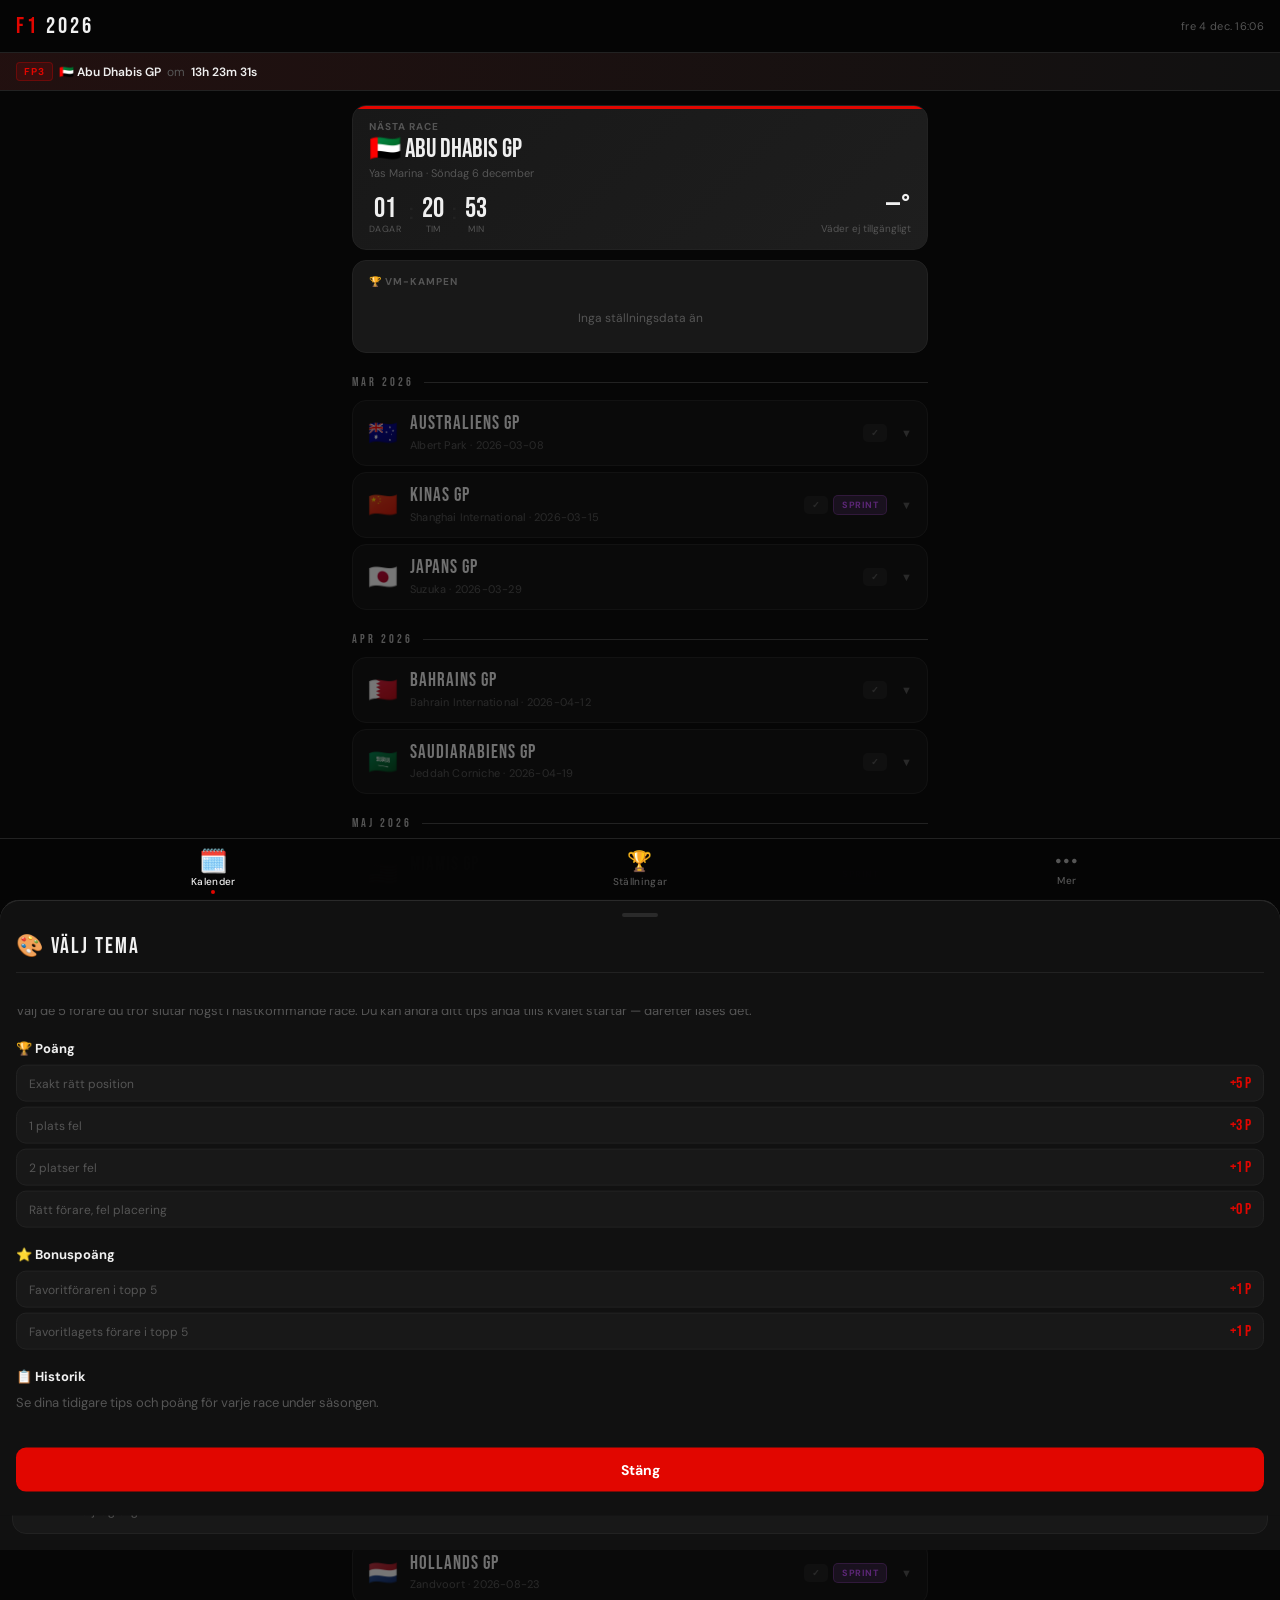
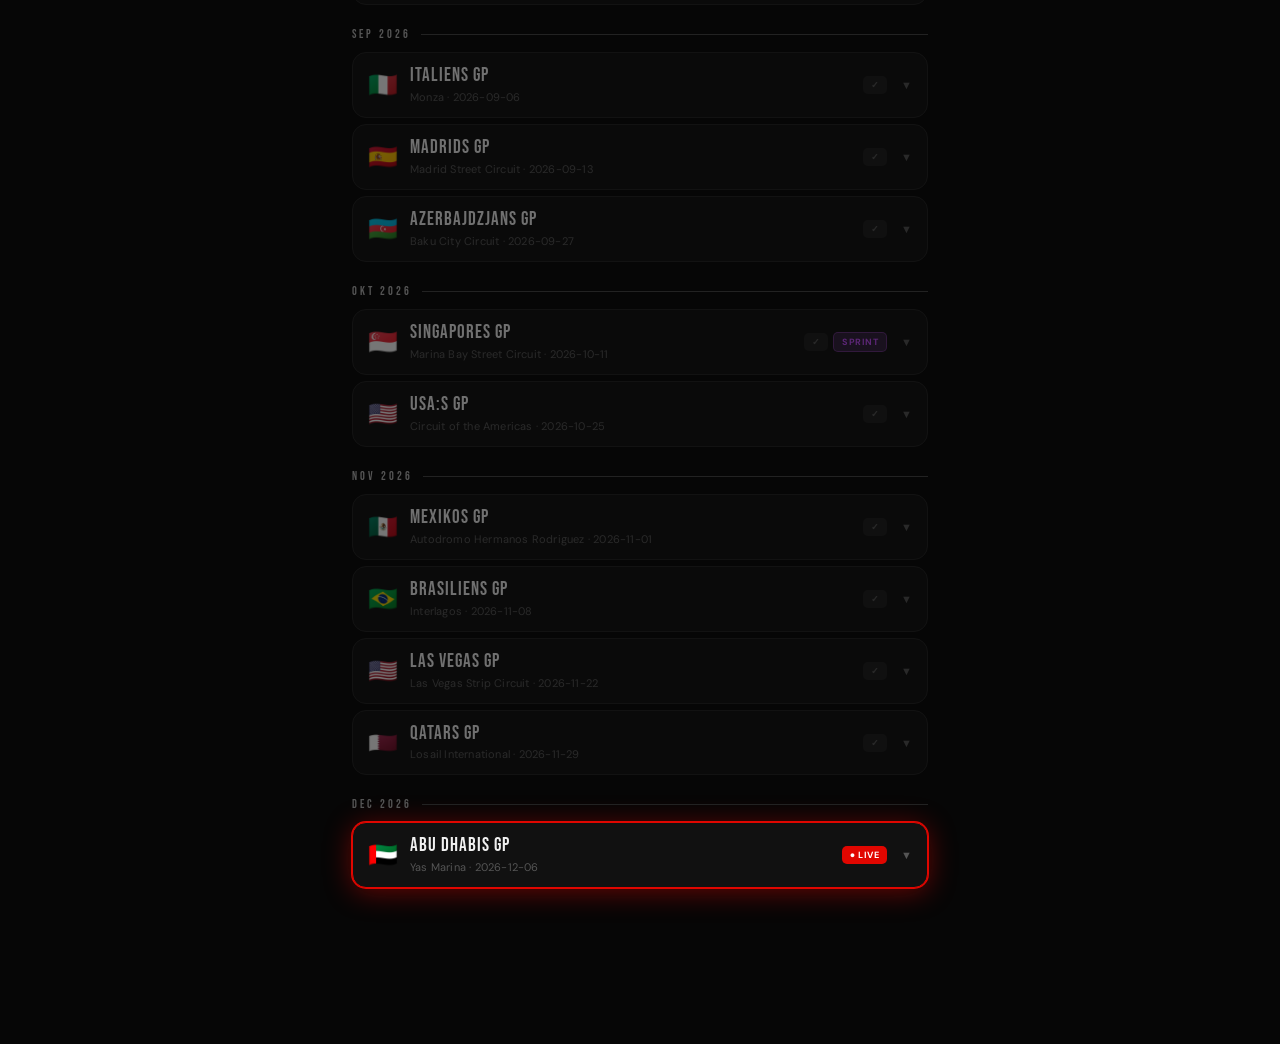
<file: index.html>
<!DOCTYPE html>
<html lang="sv">
<head>
<meta charset="UTF-8"/>
<meta name="viewport" content="width=device-width,initial-scale=1,viewport-fit=cover"/>
<meta name="apple-mobile-web-app-capable" content="yes"/>
<meta name="apple-mobile-web-app-status-bar-style" content="black-translucent"/>
<meta name="theme-color" content="#080808"/>
<title>F1 2026</title>
<link rel="preconnect" href="https://fonts.googleapis.com"/>
<link rel="stylesheet" href="https://fonts.googleapis.com/css2?family=Bebas+Neue&family=DM+Sans:wght@400;500;600;700&display=swap"/>
<script>
// Prevent FOUC — apply saved theme immediately
(function(){
  const t = localStorage.getItem('f1_theme');
  if (t) try { const d = JSON.parse(t); Object.entries(d).forEach(([k,v])=>document.documentElement.style.setProperty(k,v)); } catch(e){}
})();
</script>
<style>
:root {
  --accent: #E10600;
  --accent2: #ff2a25;
  --accent-glow: rgba(225,6,0,0.22);
  --bg: #060606;
  --surface: #111111;
  --surface2: #181818;
  --surface3: #1e1e1e;
  --border: #222222;
  --border2: #2a2a2a;
  --text: #f0f0f0;
  --text2: #b0b0b0;
  --muted: #555;
  --gold: #f5c518;
  --silver: #b8b8b8;
  --bronze: #cd7f32;
  --green: #22c55e;
  --purple: #c44dff;
  --r-sm: 10px;
  --r-md: 14px;
  --r-lg: 18px;
  --safe-bottom: env(safe-area-inset-bottom, 0px);
  --safe-top: env(safe-area-inset-top, 0px);
}
*,*::before,*::after { box-sizing: border-box; margin: 0; padding: 0; }
html { height: 100%; scroll-behavior: smooth; -webkit-overflow-scrolling: touch; }
*, input, button, select, textarea { -webkit-tap-highlight-color: transparent; -webkit-text-size-adjust: 100%; }
body {
  background: var(--bg); color: var(--text);
  font-family: 'DM Sans', -apple-system, BlinkMacSystemFont, sans-serif;
  min-height: 100%;
  padding-bottom: calc(70px + var(--safe-bottom));
  overscroll-behavior: none;
  -webkit-font-smoothing: antialiased;
}
button { touch-action: manipulation; font-family: inherit; cursor: pointer; }

/* ── HEADER ───────────────────────────────────────────────────────────────── */
header {
  position: sticky; top: 0; z-index: 200;
  display: flex; align-items: center; gap: 10px;
  padding: calc(12px + var(--safe-top)) 16px 12px;
  background: rgba(6,6,6,0.94);
  backdrop-filter: blur(24px) saturate(1.4); -webkit-backdrop-filter: blur(24px) saturate(1.4);
  border-bottom: 1px solid var(--border);
}
.logo {
  font-family: 'Bebas Neue', sans-serif; font-size: 23px; letter-spacing: 3px;
  color: var(--text); flex-shrink: 0;
}
.logo-f1 { color: var(--accent); }
.header-sep { flex: 1; }
.header-clock { font-size: 11px; color: var(--muted); white-space: nowrap; letter-spacing: 0.3px; }
.notify-header-btn, .theme-btn {
  background: none; border: none; font-size: 18px; padding: 6px;
  line-height: 1; color: var(--text); transition: transform 0.18s, opacity 0.18s;
  opacity: 0.75; border-radius: 8px;
}
.notify-header-btn:hover, .theme-btn:hover { opacity: 1; }
.notify-header-btn:active { transform: scale(0.85); }
.theme-btn:active { transform: scale(0.85) rotate(22deg); }
.notify-header-btn.notify-active { opacity: 1; filter: drop-shadow(0 0 6px gold); }

/* ── COUNTDOWN ────────────────────────────────────────────────────────────── */
.countdown-bar {
  background: linear-gradient(90deg, color-mix(in srgb, var(--accent) 8%, var(--surface)), var(--surface));
  border-bottom: 1px solid var(--border);
  padding: 9px 16px; font-size: 12px; color: var(--muted); min-height: 36px;
  display: flex; align-items: center; gap: 6px;
}
.countdown-bar strong { color: var(--text); font-weight: 600; }
.cd-label {
  color: var(--accent); font-weight: 700; font-size: 10px;
  letter-spacing: 1px; text-transform: uppercase;
  background: color-mix(in srgb, var(--accent) 12%, transparent);
  border: 1px solid color-mix(in srgb, var(--accent) 30%, transparent);
  padding: 2px 7px; border-radius: 4px; flex-shrink: 0;
}
.cd-weather-row { margin-top: 4px; font-size: 11px; }

/* ── CONTAINER ────────────────────────────────────────────────────────────── */
.container { padding: 14px 12px calc(80px + var(--safe-bottom)); max-width: 600px; margin: 0 auto; }
.page-title { font-family: 'Bebas Neue', sans-serif; font-size: 30px; letter-spacing: 2.5px; color: var(--text); margin-bottom: 4px; }
.page-subtitle { font-size: 13px; color: var(--muted); margin-bottom: 18px; }

/* ── MONTH DIVIDER ────────────────────────────────────────────────────────── */
.month-divider {
  display: flex; align-items: center; gap: 10px;
  margin: 22px 0 10px;
}
.month-label {
  font-family: 'Bebas Neue', sans-serif; font-size: 12px; letter-spacing: 3px;
  color: var(--muted); flex-shrink: 0; text-transform: uppercase;
}
.month-line { flex: 1; height: 1px; background: var(--border); }

/* ── RACE CARD ────────────────────────────────────────────────────────────── */
.race-card {
  background: var(--surface); border: 1px solid var(--border);
  border-radius: var(--r-md); margin-bottom: 6px; overflow: hidden;
  transition: border-color 0.2s, box-shadow 0.2s, transform 0.15s;
}
.race-card.past { opacity: 0.45; }
.race-card.past:hover { opacity: 0.6; }
.race-card.next {
  border-color: color-mix(in srgb, var(--accent) 50%, var(--border));
  background: linear-gradient(135deg, color-mix(in srgb, var(--accent) 5%, var(--surface)) 0%, var(--surface) 60%);
  box-shadow: 0 0 0 1px color-mix(in srgb, var(--accent) 20%, transparent), 0 4px 24px var(--accent-glow);
}
.race-card.upcoming { border-left: 2px solid color-mix(in srgb, var(--accent) 30%, transparent); }
.race-card.live {
  box-shadow: 0 0 0 1px var(--accent), 0 4px 28px color-mix(in srgb, var(--accent) 45%, transparent);
  border-color: var(--accent);
}
.race-card.open {
  border-color: color-mix(in srgb, var(--accent) 45%, var(--border));
  box-shadow: 0 2px 16px rgba(0,0,0,0.4);
}
.race-header {
  display: flex; align-items: center; gap: 12px;
  padding: 13px 15px; cursor: pointer; user-select: none;
}
.race-header:active { background: var(--surface2); }
.race-flag { font-size: 24px; flex-shrink: 0; line-height: 1; }
.race-info { flex: 1; min-width: 0; }
.race-name {
  font-family: 'Bebas Neue', sans-serif; font-size: 19px; letter-spacing: 1px;
  color: var(--text); white-space: nowrap; overflow: hidden; text-overflow: ellipsis; line-height: 1.1;
}
.race-meta { font-size: 11px; color: var(--muted); margin-top: 3px; letter-spacing: 0.2px; }
.race-badges { display: flex; gap: 5px; flex-shrink: 0; align-items: center; }
.race-badge { font-size: 9px; font-weight: 700; padding: 3px 8px; border-radius: 5px; letter-spacing: 0.5px; text-transform: uppercase; }
.badge-next { background: var(--accent); color: #fff; }
.badge-live { background: var(--accent); color: #fff; animation: pulse 1.2s infinite; }
.badge-past { background: var(--surface3); color: var(--muted); }
.badge-sprint {
  background: color-mix(in srgb, var(--purple) 15%, var(--surface2));
  color: var(--purple);
  border: 1px solid color-mix(in srgb, var(--purple) 35%, transparent);
}
.race-chevron { color: var(--muted); font-size: 11px; transition: transform 0.25s cubic-bezier(0.4,0,0.2,1); flex-shrink: 0; margin-left: 2px; }
.race-card.open .race-chevron { transform: rotate(180deg); color: var(--accent); }

/* ── RACE BODY ────────────────────────────────────────────────────────────── */
.race-body { display: none; border-top: 1px solid var(--border); }
.race-card.open .race-body { display: block; }
.race-tabs { display: flex; overflow-x: auto; border-bottom: 1px solid var(--border); scrollbar-width: none; background: var(--surface2); }
.race-tabs::-webkit-scrollbar { display: none; }
.race-tab {
  flex-shrink: 0; padding: 10px 15px; font-size: 11px; font-weight: 600;
  color: var(--muted); background: none; border: none;
  border-bottom: 2px solid transparent; transition: all 0.15s; white-space: nowrap;
  letter-spacing: 0.3px;
}
.race-tab.active { color: var(--text); border-bottom-color: var(--accent); }
.race-tab:hover:not(.active) { color: var(--text2); }
.race-tab-panel { padding: 14px; display: none; }
.race-tab-panel.active { display: block; }

/* ── SESSION SCHEDULE ─────────────────────────────────────────────────────── */
.session-list { display: flex; flex-direction: column; gap: 5px; }
.session-row {
  display: flex; align-items: center; gap: 11px; padding: 9px 12px;
  background: var(--surface2); border-radius: var(--r-sm);
  border: 1px solid var(--border);
}
.session-dot { width: 7px; height: 7px; border-radius: 50%; flex-shrink: 0; }
.session-label { flex: 1; font-size: 13px; color: var(--text2); font-weight: 500; }
.session-time { font-size: 12px; color: var(--muted); white-space: nowrap; }
.session-live { color: var(--accent); font-weight: 700; animation: pulse 1.2s infinite; }

/* ── TRACK MAP ────────────────────────────────────────────────────────────── */
.track-map-wrap { margin-top: 14px; text-align: center; padding: 12px; background: var(--surface2); border-radius: var(--r-sm); border: 1px solid var(--border); }
.track-map-img { max-width: 200px; max-height: 160px; object-fit: contain; display: block; margin: 0 auto; opacity: 0.85; }

/* ── RESULTS TABLE ────────────────────────────────────────────────────────── */
.results-table { width: 100%; border-collapse: collapse; font-size: 12px; }
.results-table th { font-size: 10px; font-weight: 600; text-transform: uppercase; letter-spacing: 0.1em; color: var(--muted); padding: 7px 5px; text-align: left; border-bottom: 1px solid var(--border); }
.results-table td { padding: 8px 5px; border-bottom: 1px solid color-mix(in srgb, var(--border) 60%, transparent); vertical-align: middle; }
.results-table tr:last-child td { border-bottom: none; }
.results-table tr:hover td { background: color-mix(in srgb, var(--accent) 3%, transparent); }
.pos-1 { color: var(--gold); font-weight: 700; }
.pos-2 { color: var(--silver); font-weight: 700; }
.pos-3 { color: var(--bronze); font-weight: 700; }
.driver-abbr { font-weight: 700; margin-right: 5px; }
.driver-name { color: var(--muted); }
.team-dot { display: inline-block; width: 8px; height: 8px; border-radius: 50%; margin-right: 5px; flex-shrink: 0; }

/* ── STANDINGS ────────────────────────────────────────────────────────────── */
.st-source { font-size: 10px; color: var(--green); padding: 4px 0 10px; letter-spacing: 0.3px; opacity: 0.8; }
.st-list { display: flex; flex-direction: column; gap: 5px; }
.st-card {
  display: flex; align-items: center; gap: 12px;
  background: var(--surface2); border-radius: var(--r-sm); padding: 11px 14px;
  border: 1px solid var(--border); transition: border-color 0.15s;
}
.st-card:hover { border-color: var(--border2); }
.st-pos { font-family: 'Bebas Neue', sans-serif; font-size: 22px; width: 26px; text-align: center; flex-shrink: 0; line-height: 1; }
.st-info { flex: 1; min-width: 0; }
.st-name { font-size: 14px; font-weight: 600; color: var(--text); line-height: 1.2; }
.st-team { font-size: 11px; color: var(--muted); margin-top: 2px; display: flex; align-items: center; }
.st-pts { font-family: 'Bebas Neue', sans-serif; font-size: 22px; color: var(--text); flex-shrink: 0; min-width: 38px; text-align: right; }
.st-bar { height: 2px; background: var(--border); border-radius: 2px; margin-top: 6px; }
.st-bar-fill { height: 100%; border-radius: 2px; transition: width 0.6s ease; }

/* ── WEATHER ──────────────────────────────────────────────────────────────── */
.weather-grid { display: grid; grid-template-columns: repeat(auto-fill, minmax(80px,1fr)); gap: 6px; margin-bottom: 10px; }
.weather-card { background: var(--surface2); border-radius: var(--r-sm); padding: 10px 8px; text-align: center; border: 1px solid var(--border); }
.weather-session { font-size: 10px; color: var(--muted); margin-bottom: 4px; font-weight: 600; text-transform: uppercase; letter-spacing: 0.5px; }
.weather-icon { font-size: 24px; line-height: 1; margin: 5px 0; }
.weather-temp { font-size: 14px; font-weight: 700; color: var(--text); }
.weather-rain { font-size: 10px; color: #60a5fa; margin-top: 3px; }
.weather-summary { font-size: 11px; color: var(--muted); margin-top: 8px; padding: 8px; background: var(--surface2); border-radius: var(--r-sm); }
.weather-risk { background: color-mix(in srgb, #f59e0b 12%, var(--surface2)); border: 1px solid color-mix(in srgb, #f59e0b 35%, transparent); }

/* ── HISTORY ──────────────────────────────────────────────────────────────── */
.hist-section { margin-bottom: 16px; }
.hist-label { font-size: 10px; font-weight: 700; letter-spacing: 0.12em; text-transform: uppercase; color: var(--muted); margin-bottom: 10px; }
.hist-podium { display: flex; gap: 7px; }
.hist-podium-card { flex: 1; background: var(--surface2); border-radius: var(--r-sm); padding: 11px 8px; text-align: center; border: 1px solid var(--border); }
.hist-pos { font-family: 'Bebas Neue', sans-serif; font-size: 22px; }
.hist-driver { font-size: 12px; font-weight: 700; color: var(--text); margin: 4px 0 2px; }
.hist-podium-team { font-size: 10px; margin-top: 2px; white-space: nowrap; overflow: hidden; text-overflow: ellipsis; color: var(--muted); }
.hist-stat-row { display: flex; justify-content: space-between; align-items: center; padding: 8px 0; border-bottom: 1px solid var(--border); font-size: 12px; }
.hist-stat-row:last-child { border-bottom: none; }
.hist-stat-label { color: var(--muted); }
.hist-stat-val { font-weight: 600; color: var(--text); }

/* ── LIVE ─────────────────────────────────────────────────────────────────── */
.live-wrap { padding: 2px 0 8px; }
.live-topbar {
  display: flex; align-items: center; justify-content: space-between;
  margin-bottom: 10px;
}
.live-pulse-row { display: flex; align-items: center; gap: 6px; }
.live-dot { width: 7px; height: 7px; border-radius: 50%; background: #e8002d; flex-shrink:0; animation: pulse 1.2s infinite; }
.live-label { font-size: 11px; font-weight: 700; color: #e8002d; text-transform: uppercase; letter-spacing: 1px; }
.live-session-name { font-size: 11px; color: var(--muted); }
.live-lap-counter { font-family: 'Bebas Neue', sans-serif; font-size: 18px; color: var(--text); }
.live-updated { font-size: 10px; color: var(--muted); text-align: right; }
.live-grid { display: flex; flex-direction: column; gap: 5px; }
.live-row {
  display: grid;
  grid-template-columns: 28px 32px 1fr auto auto;
  align-items: center; gap: 6px;
  background: var(--surface2); border: 1px solid var(--border);
  border-radius: var(--r-sm); padding: 8px 10px;
  transition: border-color 0.3s;
}
.live-row.fastest { border-color: var(--purple,#c084fc); }
.live-row.leader { border-left: 3px solid var(--accent); }
.live-pos { font-family: 'Bebas Neue', sans-serif; font-size: 20px; line-height:1; text-align:center; }
.live-tyre { width: 26px; height: 26px; border-radius: 50%; display: flex; align-items: center; justify-content: center; font-size: 10px; font-weight: 800; flex-shrink:0; border: 2px solid transparent; }
.live-tyre.S { background: rgba(232,0,45,0.12); border-color: #E8002D; color: #E8002D; }
.live-tyre.M { background: rgba(230,216,0,0.10); border-color: #e6d800; color: #e6d800; }
.live-tyre.H { background: rgba(200,200,200,0.08); border-color: #aaa; color: #aaa; }
.live-tyre.I { background: rgba(57,181,74,0.10); border-color: #39B54A; color: #39B54A; }
.live-tyre.W { background: rgba(0,103,255,0.10); border-color: #0067FF; color: #0067FF; }
.live-tyre.unknown { background: var(--surface); border-color: var(--border); color: var(--muted); }
.live-driver-col { min-width: 0; }
.live-abbr { font-family: 'Bebas Neue', sans-serif; font-size: 15px; letter-spacing: 0.5px; line-height:1; }
.live-team-name { font-size: 9px; color: var(--muted); margin-top:1px; }
.live-gap-col { text-align: right; min-width: 48px; }
.live-gap { font-family: 'Bebas Neue', sans-serif; font-size: 14px; color: var(--muted); }
.live-gap.leader-gap { color: var(--accent); font-size:12px; }
.live-lap-col { text-align: right; min-width: 54px; }
.live-laptime { font-size: 11px; color: var(--muted); font-variant-numeric: tabular-nums; }
.live-laptime.fastest-lap { color: var(--purple,#c084fc); font-weight: 700; }
.live-pit-badge { font-size: 9px; font-weight: 700; padding: 1px 5px; border-radius: 4px; background: rgba(255,140,0,0.15); color: #ff8c00; border: 1px solid rgba(255,140,0,0.3); margin-top:2px; display:inline-block; }
.live-no-data { text-align:center; color:var(--muted); padding:32px 16px; font-size:13px; }
.live-no-data-icon { font-size: 36px; margin-bottom: 10px; }
.live-sub-label { font-size:11px; margin-top:4px; }

/* ── STANDINGS PAGE ───────────────────────────────────────────────────────── */
.standings-tabs { display: flex; gap: 5px; margin-bottom: 16px; padding: 4px; background: var(--surface2); border-radius: var(--r-md); border: 1px solid var(--border); }
.standings-tab {
  flex: 1; background: transparent; border: none; border-radius: 10px;
  color: var(--muted); font-family: 'DM Sans', sans-serif;
  font-size: 13px; font-weight: 600; padding: 9px 4px; cursor: pointer; transition: all 0.18s;
}
.standings-tab.active { background: var(--surface3); color: var(--text); box-shadow: 0 1px 4px rgba(0,0,0,0.5); }
.chart-container { background: var(--surface); border: 1px solid var(--border); border-radius: var(--r-md); padding: 14px; margin-bottom: 14px; }
.chart-driver-picker { display: flex; flex-wrap: wrap; gap: 6px; margin-top: 12px; }
.chart-driver-btn { font-size: 11px; padding: 5px 11px; border-radius: 6px; border: 1px solid var(--border); background: var(--surface2); color: var(--muted); cursor: pointer; transition: all 0.15s; font-family: 'DM Sans', sans-serif; }
.chart-driver-btn.active { font-weight: 700; }

/* ── BOTTOM NAV ───────────────────────────────────────────────────────────── */
.bottom-nav {
  position: fixed; bottom: 0; left: 0; right: 0;
  height: calc(62px + var(--safe-bottom));
  padding-bottom: var(--safe-bottom);
  background: rgba(6,6,6,0.97);
  backdrop-filter: blur(24px) saturate(1.3); -webkit-backdrop-filter: blur(24px) saturate(1.3);
  border-top: 1px solid var(--border);
  display: flex; z-index: 300;
}
.nav-btn {
  flex: 1; display: flex; flex-direction: column; align-items: center; justify-content: center;
  gap: 4px; background: none; border: none;
  color: var(--muted); font-size: 10px; font-weight: 500;
  letter-spacing: 0.3px; padding: 8px 0; transition: color 0.15s;
  position: relative;
}
.nav-icon { font-size: 20px; line-height: 1; transition: transform 0.2s cubic-bezier(0.34,1.56,0.64,1); }
.nav-btn.active { color: var(--text); }
.nav-btn.active .nav-icon { transform: scale(1.15); }
.nav-btn.active::after {
  content: ''; position: absolute; bottom: 6px; left: 50%; transform: translateX(-50%);
  width: 4px; height: 4px; border-radius: 50%; background: var(--accent);
}

/* ── MER PAGE TABS ────────────────────────────────────────────────────────── */
.more-page-tabs {
  display: flex; gap: 6px; margin-bottom: 16px;
}
.more-page-tab {
  flex: 1; background: var(--surface2); border: 1px solid var(--border);
  border-radius: var(--r-sm); color: var(--muted);
  font-family: 'DM Sans', sans-serif; font-size: 13px; font-weight: 600;
  padding: 10px 4px; cursor: pointer; transition: all 0.15s;
}
.more-page-tab.active { background: var(--accent); border-color: var(--accent); color: #fff; }

/* ── FANTASY PAGE ─────────────────────────────────────────────────────────── */
.fx-hero { text-align:center; padding: 28px 0 20px; }
.fx-hero-icon { font-size: 44px; line-height:1; margin-bottom:8px; }
.fx-hero-title { font-family:"Bebas Neue",sans-serif; font-size:32px; letter-spacing:2px; }
.fx-hero-sub { font-size:13px; color:var(--muted); margin-top:4px; }

.fx-setup-card { background:var(--surface); border:1px solid var(--border); border-radius:var(--r-md); padding:20px 16px; }
.fx-field-label { font-size:11px; font-weight:700; text-transform:uppercase; letter-spacing:0.1em; color:var(--muted); margin-bottom:6px; }
.fx-input { width:100%; background:var(--surface2); border:1px solid var(--border); border-radius:var(--r-sm); color:var(--text); padding:11px 14px; font-family:"DM Sans",sans-serif; font-size:14px; outline:none; box-sizing:border-box; appearance:none; -webkit-appearance:none; }
.fx-input:focus { border-color:var(--accent); }
.fx-btn-primary { background:var(--accent); border:none; border-radius:var(--r-sm); color:#fff; font-family:"DM Sans",sans-serif; font-size:14px; font-weight:700; padding:13px 20px; width:100%; cursor:pointer; transition:opacity 0.15s; }
.fx-btn-primary:active { opacity:0.8; }
.fx-btn-secondary { background:var(--surface2); border:1px solid var(--border); border-radius:var(--r-sm); color:var(--text); font-family:"DM Sans",sans-serif; font-size:13px; font-weight:600; padding:11px 16px; cursor:pointer; transition:border-color 0.15s; }
.fx-btn-secondary:active { border-color:var(--accent); }

.fx-info-btn { display:block; width:100%; margin-top:12px; background:none; border:1px solid var(--border); border-radius:var(--r-sm); color:var(--muted); font-family:"DM Sans",sans-serif; font-size:13px; padding:11px; cursor:pointer; }

.fx-profile-card {
  display:flex; align-items:center; justify-content:space-between;
  background:var(--surface); border:1px solid var(--border);
  border-radius:var(--r-md); padding:14px 16px; margin-bottom:10px;
}
.fx-profile-left { display:flex; align-items:center; gap:12px; }
.fx-profile-avatar { font-size:32px; line-height:1; flex-shrink:0; }
.fx-profile-name { font-family:"Bebas Neue",sans-serif; font-size:22px; letter-spacing:1px; line-height:1.1; }
.fx-profile-badges { display:flex; gap:5px; flex-wrap:wrap; margin-top:4px; }
.fx-fav-badge { font-size:10px; font-weight:600; padding:2px 7px; border-radius:10px; background:color-mix(in srgb, var(--accent) 15%, var(--surface2)); color:var(--accent); border:1px solid color-mix(in srgb, var(--accent) 25%, var(--border)); }
.fx-profile-right { text-align:center; flex-shrink:0; }
.fx-total-pts { font-family:"Bebas Neue",sans-serif; font-size:34px; color:var(--accent); line-height:1; }
.fx-total-label { font-size:10px; color:var(--muted); text-transform:uppercase; }
.fx-edit-mini-btn { background:none; border:1px solid var(--border); border-radius:var(--r-sm); color:var(--muted); font-size:13px; padding:4px 8px; cursor:pointer; display:block; margin-top:4px; width:100%; }

.fx-edit-form { background:var(--surface); border:1px solid color-mix(in srgb, var(--accent) 30%, var(--border)); border-radius:var(--r-md); padding:16px; margin-bottom:12px; }

.fx-tabs { display:flex; gap:6px; background:var(--surface2); border-radius:var(--r-sm); padding:4px; margin-bottom:14px; border:1px solid var(--border); }
.fx-tab { flex:1; background:none; border:none; color:var(--muted); font-family:"DM Sans",sans-serif; font-size:13px; font-weight:600; padding:9px; border-radius:6px; cursor:pointer; transition:all 0.15s; }
.fx-tab.active { background:var(--accent); color:#fff; }

/* Pick card */
.fx-pick-card { background:var(--surface); border:1px solid var(--border); border-radius:var(--r-md); overflow:hidden; }
.fx-pick-head { padding:14px 16px 12px; border-bottom:1px solid var(--border); }
.fx-pick-race-name { font-family:"Bebas Neue",sans-serif; font-size:21px; letter-spacing:1px; }
.fx-pick-meta { font-size:11px; color:var(--muted); margin-top:2px; }
.fx-status-pill { display:inline-flex; align-items:center; gap:5px; font-size:11px; font-weight:600; padding:4px 10px; border-radius:20px; margin-top:8px; }
.fx-status-pill.open   { background:color-mix(in srgb,var(--green) 15%,var(--surface2)); color:var(--green); }
.fx-status-pill.closed { background:color-mix(in srgb,var(--muted) 12%,var(--surface2)); color:var(--muted); }
.fx-status-pill.scored { background:color-mix(in srgb,var(--gold) 15%,var(--surface2)); color:var(--gold); }

.fx-slots { padding:12px 14px; display:flex; flex-direction:column; gap:7px; }
.fx-slot { display:grid; grid-template-columns:28px 1fr auto; align-items:center; gap:8px; }
.fx-slot-num { width:26px; height:26px; border-radius:50%; background:var(--surface2); font-size:11px; font-weight:700; display:flex; align-items:center; justify-content:center; color:var(--muted); flex-shrink:0; }
.fx-slot-num.p1 { background:var(--gold); color:#000; }
.fx-slot-num.p2 { background:var(--silver); color:#000; }
.fx-slot-num.p3 { background:var(--bronze); color:#000; }
.fx-slot-result { display:flex; align-items:center; gap:5px; }
.fx-slot-pts { font-family:"Bebas Neue",sans-serif; font-size:16px; }
.fx-slot-pts.hit { color:var(--green); }
.fx-slot-pts.near { color:var(--gold); }
.fx-slot-pts.miss { color:var(--muted); }
.fx-slot-actual { font-size:10px; color:var(--muted); }

.fx-footer { padding:12px 14px; display:flex; align-items:center; justify-content:space-between; border-top:1px solid var(--border); gap:10px; }
.fx-count { font-size:12px; color:var(--muted); }
.fx-locked-note { font-size:11px; color:var(--muted); font-style:italic; }
.fx-bonus-note { font-size:11px; color:var(--accent); font-weight:600; padding:6px 14px; border-top:1px solid var(--border); text-align:center; }

/* History */
.fx-hist-item { background:var(--surface); border:1px solid var(--border); border-radius:var(--r-md); overflow:hidden; margin-bottom:10px; }
.fx-hist-head { display:flex; align-items:center; justify-content:space-between; padding:12px 14px; border-bottom:1px solid var(--border); }
.fx-hist-race { font-family:"Bebas Neue",sans-serif; font-size:18px; letter-spacing:0.5px; }
.fx-hist-pts { font-family:"Bebas Neue",sans-serif; font-size:22px; color:var(--accent); }
.fx-hist-picks { padding:10px 14px; display:flex; flex-direction:column; gap:5px; }
.fx-hist-row { display:grid; grid-template-columns:22px 1fr auto; gap:8px; align-items:center; font-size:12px; }
.fx-hist-pos { font-family:"Bebas Neue",sans-serif; font-size:14px; color:var(--muted); text-align:center; }
.fx-hist-name { font-weight:600; color:var(--text2); }
.fx-hist-score { font-size:11px; font-weight:700; }
.fx-hist-score.hit  { color:var(--green); }
.fx-hist-score.near { color:var(--gold); }
.fx-hist-score.miss { color:var(--muted); }
.fx-empty-state { text-align:center; color:var(--muted); font-size:13px; padding:36px 16px; }

/* Info sheet */
.fx-info-overlay { position:fixed;inset:0;background:rgba(0,0,0,0.55);z-index:500;opacity:0;pointer-events:none;transition:opacity 0.25s; }
.fx-info-overlay.open { opacity:1;pointer-events:all; }
.fx-info-sheet {
  position:fixed;bottom:0;left:0;right:0;z-index:501;
  background:var(--surface);border-top:1px solid var(--border2);
  border-radius:20px 20px 0 0;
  padding:0 16px calc(24px + var(--safe-bottom));
  transform:translateY(100%);transition:transform 0.3s cubic-bezier(0.32,0.72,0,1);
}
.fx-info-sheet.open { transform:translateY(0); }
.fx-info-handle { width:36px;height:4px;background:var(--border2);border-radius:2px;margin:12px auto 16px; }
.fx-info-title { font-family:"Bebas Neue",sans-serif;font-size:22px;letter-spacing:1.5px;margin-bottom:16px; }
.fx-info-body { max-height:55vh;overflow-y:auto;margin-bottom:16px; }
.fx-info-section { margin-bottom:18px; }
.fx-info-sh { font-size:13px;font-weight:700;color:var(--text);margin-bottom:8px; }
.fx-info-body p { font-size:13px;color:var(--muted);line-height:1.6;margin:0; }
.fx-points-table { display:flex;flex-direction:column;gap:5px; }
.fx-pt-row { display:flex;justify-content:space-between;align-items:center;background:var(--surface2);border:1px solid var(--border);border-radius:var(--r-sm);padding:8px 12px;font-size:12px;color:var(--muted); }
.fx-pt-val { font-family:"Bebas Neue",sans-serif;font-size:16px;color:var(--accent); }


/* ── NEWS PAGE ────────────────────────────────────────────────────────────── */
.news-card {
  background: var(--surface); border: 1px solid var(--border);
  border-radius: var(--r-md); overflow: hidden; margin-bottom: 10px;
  cursor: pointer; transition: border-color 0.15s;
}
.news-card:active { border-color: var(--accent); }
.news-card-img { width:100%; height:160px; object-fit:cover; background:var(--surface2); display:block; }
.news-card-img-placeholder { width:100%; height:120px; background:var(--surface2); display:flex; align-items:center; justify-content:center; font-size:36px; }
.news-card-body { padding: 12px 14px 14px; }
.news-card-source { font-size:10px; font-weight:700; text-transform:uppercase; letter-spacing:0.1em; color:var(--accent); margin-bottom:5px; }
.news-card-title { font-size:15px; font-weight:700; color:var(--text); line-height:1.4; margin-bottom:6px; }
.news-card-desc { font-size:12px; color:var(--muted); line-height:1.5; display:-webkit-box; -webkit-line-clamp:2; -webkit-box-orient:vertical; overflow:hidden; }
.news-card-meta { font-size:11px; color:var(--muted); margin-top:8px; }
.news-tag { display:inline-block; font-size:10px; font-weight:600; padding:2px 7px; border-radius:10px; background:color-mix(in srgb,var(--accent) 12%,var(--surface2)); color:var(--accent); margin-right:5px; }
.news-error { text-align:center; color:var(--muted); padding:40px 16px; font-size:13px; }

/* ── CIRCUIT SHEET ────────────────────────────────────────────────────────── */
.circuit-overlay { position:fixed;inset:0;background:rgba(0,0,0,0.6);z-index:500;opacity:0;pointer-events:none;transition:opacity 0.25s; }
.circuit-overlay.open { opacity:1;pointer-events:all; }
.circuit-sheet {
  position:fixed;bottom:0;left:0;right:0;z-index:501;
  background:var(--surface);border-top:1px solid var(--border2);
  border-radius:22px 22px 0 0;
  padding:0 16px calc(28px + var(--safe-bottom));
  transform:translateY(100%);transition:transform 0.32s cubic-bezier(0.32,0.72,0,1);
  max-height:88vh; overflow-y:auto;
}
.circuit-sheet.open { transform:translateY(0); }
.circuit-handle { width:36px;height:4px;background:var(--border2);border-radius:2px;margin:12px auto 0; }
.cs-title { font-family:"Bebas Neue",sans-serif; font-size:26px; letter-spacing:1px; margin:16px 0 4px; }
.cs-subtitle { font-size:12px; color:var(--muted); margin-bottom:16px; }
.cs-kpi-grid { display:grid; grid-template-columns:repeat(3,1fr); gap:8px; margin-bottom:16px; }
.cs-kpi { background:var(--surface2); border:1px solid var(--border); border-radius:var(--r-sm); padding:11px 8px; text-align:center; }
.cs-kpi-val { font-family:"Bebas Neue",sans-serif; font-size:22px; color:var(--text); line-height:1; }
.cs-kpi-label { font-size:9px; color:var(--muted); text-transform:uppercase; letter-spacing:0.5px; margin-top:3px; }
.cs-record-card { background:var(--surface2); border:1px solid var(--border); border-radius:var(--r-md); padding:14px 16px; margin-bottom:14px; }
.cs-record-label { font-size:10px; font-weight:700; text-transform:uppercase; letter-spacing:0.1em; color:var(--muted); margin-bottom:8px; }
.cs-record-time { font-family:"Bebas Neue",sans-serif; font-size:30px; color:var(--accent); letter-spacing:1px; line-height:1; }
.cs-record-driver { font-size:13px; font-weight:600; color:var(--text); margin-top:4px; }
.cs-record-year { font-size:11px; color:var(--muted); }
.cs-drs-row { display:flex; align-items:center; gap:8px; margin-bottom:12px; }
.cs-drs-pill { background:color-mix(in srgb,var(--green) 12%,var(--surface2)); border:1px solid color-mix(in srgb,var(--green) 25%,var(--border)); color:var(--green); font-size:12px; font-weight:700; padding:5px 12px; border-radius:20px; }
.cs-type-pill { background:var(--surface2); border:1px solid var(--border); color:var(--muted); font-size:12px; padding:5px 12px; border-radius:20px; }
.cs-sessions { margin-top:4px; }
.cs-session-row { display:flex; justify-content:space-between; align-items:center; padding:9px 0; border-bottom:1px solid var(--border); font-size:13px; }
.cs-session-row:last-child { border-bottom:none; }
.cs-session-label { color:var(--text2); font-weight:500; }
.cs-session-time { color:var(--muted); font-size:12px; }
.cs-session-live { color:var(--accent); font-weight:700; font-size:11px; }


/* ── CIRCUITS PAGE ─────────────────────────────────────────────────────────── */
.circ-race-list { display: flex; flex-direction: column; gap: 7px; }
.circ-race-item {
  display: flex; align-items: center; gap: 12px;
  background: var(--surface); border: 1px solid var(--border);
  border-radius: var(--r-md); padding: 12px 14px;
  cursor: pointer; transition: border-color 0.15s;
}
.circ-race-item:active { border-color: var(--accent); }
.circ-race-flag { font-size: 22px; flex-shrink: 0; }
.circ-race-info { flex: 1; min-width: 0; }
.circ-race-name { font-size: 14px; font-weight: 600; color: var(--text); }
.circ-race-circuit { font-size: 11px; color: var(--muted); margin-top: 2px; }
.circ-race-arrow { font-size: 20px; color: var(--muted); }

.circ-back-btn {
  display: inline-flex; align-items: center; gap: 6px;
  background: none; border: 1px solid var(--border); border-radius: var(--r-sm);
  color: var(--muted); font-family: "DM Sans", sans-serif; font-size: 13px;
  padding: 8px 14px; cursor: pointer; margin-bottom: 16px;
}
.circ-hero {
  background: var(--surface); border: 1px solid var(--border);
  border-radius: var(--r-md); overflow: hidden; margin-bottom: 12px;
}
.circ-hero-top { padding: 16px; display: flex; align-items: center; gap: 14px; }
.circ-hero-flag { font-size: 36px; }
.circ-hero-name { font-family: "Bebas Neue", sans-serif; font-size: 24px; letter-spacing: 1px; line-height: 1; }
.circ-hero-sub  { font-size: 12px; color: var(--muted); margin-top: 3px; }
.circ-map-wrap { background: #fff; padding: 12px; text-align: center; border-top: 1px solid var(--border); }
.circ-map-wrap img { max-height: 180px; width: auto; max-width: 100%; filter: invert(0); }

.circ-kpi-grid { display: grid; grid-template-columns: repeat(3, 1fr); gap: 6px; margin-bottom: 12px; }
.circ-kpi {
  background: var(--surface); border: 1px solid var(--border);
  border-radius: var(--r-sm); padding: 10px 8px; text-align: center;
}
.circ-kpi-val { font-family: "Bebas Neue", sans-serif; font-size: 20px; line-height: 1; color: var(--text); }
.circ-kpi-label { font-size: 9px; color: var(--muted); margin-top: 3px; text-transform: uppercase; letter-spacing: 0.5px; }

.circ-section { background: var(--surface); border: 1px solid var(--border); border-radius: var(--r-md); overflow: hidden; margin-bottom: 10px; }
.circ-section-title { font-family: "Bebas Neue", sans-serif; font-size: 16px; letter-spacing: 1px; padding: 12px 14px; border-bottom: 1px solid var(--border); }
.circ-row { display: flex; justify-content: space-between; align-items: center; padding: 10px 14px; border-bottom: 1px solid var(--border); font-size: 13px; }
.circ-row:last-child { border-bottom: none; }
.circ-row-label { color: var(--muted); }
.circ-row-val { font-weight: 600; color: var(--text); text-align: right; }
.circ-drs-dots { display: flex; gap: 4px; }
.circ-drs-dot { width: 8px; height: 8px; border-radius: 50%; background: var(--accent); }

/* ── DRIVER AVATARS ─────────────────────────────────────────────────────────── */
.drv-avatar {
  width: 32px; height: 32px; border-radius: 50%;
  background: var(--surface2); object-fit: cover; flex-shrink: 0;
  border: 1.5px solid var(--border);
}
.drv-avatar-lg {
  width: 56px; height: 56px; border-radius: 50%;
  background: var(--surface2); object-fit: cover; flex-shrink: 0;
  border: 2px solid var(--border);
}

/* ── NEWS PAGE ──────────────────────────────────────────────────────────────── */
.news-item {
  background: var(--surface); border: 1px solid var(--border);
  border-radius: var(--r-md); overflow: hidden; margin-bottom: 10px;
  cursor: pointer; transition: border-color 0.15s;
}
.news-item:active { border-color: var(--accent); }
.news-thumb {
  width: 100%; height: 160px; object-fit: cover;
  display: block; background: var(--surface2);
}
.news-body { padding: 12px 14px; }
.news-source { font-size: 10px; font-weight: 700; text-transform: uppercase; letter-spacing: 0.1em; color: var(--accent); margin-bottom: 5px; }
.news-title { font-size: 15px; font-weight: 700; color: var(--text); line-height: 1.35; margin-bottom: 5px; }
.news-desc { font-size: 12px; color: var(--muted); line-height: 1.5; display: -webkit-box; -webkit-line-clamp: 2; -webkit-box-orient: vertical; overflow: hidden; }
.news-date { font-size: 10px; color: var(--muted); margin-top: 7px; }
.news-empty { text-align: center; color: var(--muted); font-size: 13px; padding: 40px 16px; }
.news-refresh { display: block; width: 100%; margin-bottom: 12px; background: var(--surface2); border: 1px solid var(--border); border-radius: var(--r-sm); color: var(--muted); font-family: "DM Sans", sans-serif; font-size: 13px; padding: 10px; cursor: pointer; }

/* ── H2H PAGE ─────────────────────────────────────────────────────────────── */
.h2h-team-grid { display: grid; grid-template-columns: repeat(2,1fr); gap: 7px; margin-bottom: 18px; }
.h2h-team-chip {
  display: flex; align-items: center; gap: 10px;
  background: var(--surface2); border: 1.5px solid var(--border);
  border-radius: var(--r-md); padding: 11px 14px;
  cursor: pointer; transition: all 0.15s;
}
.h2h-team-chip.selected {
  border-color: var(--chip-col, var(--accent));
  background: color-mix(in srgb, var(--chip-col, var(--accent)) 10%, var(--surface2));
}
.h2h-team-chip:active { opacity: 0.7; }
.h2h-team-dot { width: 10px; height: 10px; border-radius: 50%; flex-shrink: 0; }
.h2h-team-name { font-size: 13px; font-weight: 600; color: var(--text); }

.h2h-vs-header {
  display: flex; align-items: stretch; gap: 0;
  background: var(--surface); border: 1px solid var(--border);
  border-radius: var(--r-md); overflow: hidden; margin-bottom: 14px;
}
.h2h-driver-side {
  flex: 1; padding: 14px 12px; display: flex; flex-direction: column; align-items: center; gap: 4px;
}
.h2h-driver-side.right { background: color-mix(in srgb, var(--d2col,#888) 6%, var(--surface)); }
.h2h-driver-side.left  { background: color-mix(in srgb, var(--d1col,#888) 6%, var(--surface)); }
.h2h-vs-divider { width: 1px; background: var(--border); flex-shrink: 0; display: flex; align-items: center; justify-content: center; position: relative; }
.h2h-vs-label { position: absolute; background: var(--surface); color: var(--muted); font-size: 11px; font-weight: 700; padding: 4px 2px; letter-spacing: 1px; }
.h2h-side-abbr { font-family: "Bebas Neue", sans-serif; font-size: 30px; letter-spacing: 1px; line-height: 1; }
.h2h-side-name { font-size: 11px; color: var(--muted); }

.h2h-stats-wrap { display: flex; flex-direction: column; gap: 6px; margin-bottom: 18px; }
.h2h-stat-row {
  display: grid; grid-template-columns: 1fr auto 1fr;
  align-items: center; gap: 8px;
  background: var(--surface2); border: 1px solid var(--border);
  border-radius: var(--r-sm); padding: 9px 12px;
}
.h2h-stat-val { font-family: "Bebas Neue", sans-serif; font-size: 22px; line-height: 1; }
.h2h-stat-val.left  { text-align: left; }
.h2h-stat-val.right { text-align: right; }
.h2h-stat-val.winner { color: var(--text); }
.h2h-stat-val.loser  { color: var(--muted); }
.h2h-stat-label { font-size: 10px; color: var(--muted); text-align: center; text-transform: uppercase; letter-spacing: 0.5px; font-weight: 600; }
.h2h-bar-row { display: grid; grid-template-columns: 1fr auto 1fr; align-items: center; gap: 8px; margin-top: -2px; padding: 0 12px 8px; }
.h2h-bar-track { height: 4px; background: var(--border); border-radius: 2px; overflow: hidden; }
.h2h-bar-fill { height: 100%; border-radius: 2px; transition: width 0.5s ease; }
.h2h-bar-track.left  .h2h-bar-fill { float: right; }

.h2h-section-label { font-size: 10px; font-weight: 700; text-transform: uppercase; letter-spacing: 0.12em; color: var(--muted); margin-bottom: 8px; }
.h2h-race-row {
  display: grid; grid-template-columns: 18px 20px 1fr 36px 36px;
  align-items: center; gap: 8px;
  background: var(--surface2); border: 1px solid var(--border);
  border-radius: var(--r-sm); padding: 8px 12px; margin-bottom: 5px;
  font-size: 12px;
}
.h2h-race-round { font-family: "Bebas Neue", sans-serif; font-size: 13px; color: var(--muted); text-align: center; }
.h2h-race-flag  { font-size: 15px; text-align: center; }
.h2h-race-name  { font-weight: 600; color: var(--text2); white-space: nowrap; overflow: hidden; text-overflow: ellipsis; }
.h2h-race-pos   { font-family: "Bebas Neue", sans-serif; font-size: 17px; text-align: center; }
.h2h-race-pos.win  { color: var(--text); }
.h2h-race-pos.lose { color: var(--muted); }
.h2h-race-pos.dnf  { color: #f87171; font-size: 11px; font-family: "DM Sans", sans-serif; font-weight: 700; }

/* ── MORE ROLL-UP MENU ────────────────────────────────────────────────────── */
.more-menu-overlay {
  position: fixed; inset: 0; background: rgba(0,0,0,0.55);
  z-index: 400; opacity: 0; pointer-events: none;
  transition: opacity 0.25s;
}
.more-menu-overlay.open { opacity: 1; pointer-events: all; }
.more-menu-sheet {
  position: fixed; bottom: 0; left: 0; right: 0;
  background: var(--surface);
  border-top: 1px solid var(--border2);
  border-radius: 20px 20px 0 0;
  padding: 0 12px calc(16px + var(--safe-bottom));
  z-index: 401;
  transform: translateY(100%);
  transition: transform 0.32s cubic-bezier(0.32,0.72,0,1);
}
.more-menu-sheet.open { transform: translateY(0); }
.more-menu-handle {
  width: 36px; height: 4px; background: var(--border2);
  border-radius: 2px; margin: 12px auto 16px;
}
.more-menu-title {
  font-family: 'Bebas Neue', sans-serif; font-size: 20px;
  letter-spacing: 2px; color: var(--text);
  padding: 0 4px 12px; border-bottom: 1px solid var(--border);
  margin-bottom: 8px;
}
.more-menu-items { display: flex; flex-direction: column; gap: 4px; }
.more-menu-item {
  display: flex; align-items: center; gap: 14px;
  background: var(--surface2); border: 1px solid var(--border);
  border-radius: var(--r-md); padding: 14px 16px;
  cursor: pointer; text-align: left; transition: border-color 0.15s, background 0.15s;
  width: 100%;
}
.more-menu-item:active { background: var(--surface3); border-color: var(--border2); }
.more-menu-icon { font-size: 24px; flex-shrink: 0; line-height: 1; width: 32px; text-align: center; }
.more-menu-text { flex: 1; min-width: 0; }
.more-menu-label { font-size: 15px; font-weight: 600; color: var(--text); line-height: 1.2; }
.more-menu-sub { font-size: 12px; color: var(--muted); margin-top: 2px; }
.more-menu-arrow { font-size: 20px; color: var(--muted); flex-shrink: 0; line-height: 1; }

/* ── THEME SHEET ────────────────────────────────────────────────────────────── */
.theme-overlay {
  position:fixed; inset:0; background:rgba(0,0,0,0.6); z-index:600;
  opacity:0; pointer-events:none; transition:opacity 0.25s;
}
.theme-overlay.open { opacity:1; pointer-events:all; }
.theme-sheet {
  position:fixed; bottom:0; left:0; right:0; z-index:601;
  background:var(--surface); border-top:1px solid var(--border2);
  border-radius:20px 20px 0 0;
  padding:0 16px calc(24px + var(--safe-bottom));
  transform:translateY(100%);
  transition:transform 0.32s cubic-bezier(0.32,0.72,0,1);
  max-height:80vh; overflow-y:auto;
}
.theme-sheet.open { transform:translateY(0); }
.theme-handle {
  width:36px; height:4px; background:var(--border2);
  border-radius:2px; margin:12px auto 16px;
}
.theme-title {
  font-family:'Bebas Neue',sans-serif; font-size:22px;
  letter-spacing:2px; padding-bottom:12px;
  border-bottom:1px solid var(--border); margin-bottom:12px;
}
.theme-grid {
  display:grid; grid-template-columns:repeat(3,1fr); gap:8px;
}
.theme-swatch {
  display:flex; align-items:center; gap:8px;
  background:var(--surface2); border:1.5px solid var(--border);
  border-radius:var(--r-md); padding:10px 12px; cursor:pointer;
  transition:border-color 0.15s;
}
.theme-swatch.active { border-color:var(--accent); }
.theme-swatch:active { opacity:0.75; }
.theme-swatch-dot {
  width:14px; height:14px; border-radius:50%; flex-shrink:0;
}
.theme-swatch-label { font-size:12px; font-weight:600; color:var(--text2); }

/* ── STATS PAGE ─────────────────────────────────────────────────────────── */
.stats-driver-grid {
  display: grid; grid-template-columns: repeat(3,1fr); gap: 7px; margin-bottom: 18px;
}
.stats-driver-chip {
  display: flex; flex-direction: column; align-items: center; gap: 4px;
  background: var(--surface2); border: 1.5px solid var(--border);
  border-radius: var(--r-md); padding: 10px 6px 8px;
  cursor: pointer; transition: all 0.15s; text-align: center;
}
.stats-driver-chip.selected {
  border-color: var(--chip-col, var(--accent));
  background: color-mix(in srgb, var(--chip-col, var(--accent)) 10%, var(--surface2));
}
.stats-driver-chip:active { opacity: 0.7; }
.stats-chip-dot { width: 10px; height: 10px; border-radius: 50%; flex-shrink: 0; }
.stats-chip-abbr { font-weight: 700; font-size: 13px; line-height: 1; }
.stats-chip-team { font-size: 9px; color: var(--muted); margin-top: 1px; white-space: nowrap; overflow: hidden; text-overflow: ellipsis; width: 100%; }

.stats-driver-header {
  display: flex; align-items: center; gap: 14px;
  background: var(--surface); border: 1px solid var(--border);
  border-radius: var(--r-md); padding: 14px 16px; margin-bottom: 12px;
}
.stats-driver-color-bar { width: 4px; height: 44px; border-radius: 2px; flex-shrink: 0; }
.stats-driver-name { font-family: "Bebas Neue", sans-serif; font-size: 26px; letter-spacing: 1px; line-height: 1; }
.stats-driver-team { font-size: 12px; color: var(--muted); margin-top: 3px; }
.stats-driver-pos { font-family: "Bebas Neue", sans-serif; font-size: 36px; flex-shrink: 0; }
.stats-driver-pos-label { font-size: 9px; color: var(--muted); text-align: center; text-transform: uppercase; letter-spacing: 0.5px; }

.stats-kpi-row { display: grid; grid-template-columns: repeat(4,1fr); gap: 6px; margin-bottom: 16px; }
.stats-kpi {
  background: var(--surface2); border: 1px solid var(--border);
  border-radius: var(--r-sm); padding: 10px 8px; text-align: center;
}
.stats-kpi-val { font-family: "Bebas Neue", sans-serif; font-size: 22px; line-height: 1; color: var(--text); }
.stats-kpi-label { font-size: 9px; color: var(--muted); margin-top: 3px; text-transform: uppercase; letter-spacing: 0.5px; }

.stats-section-label {
  font-size: 10px; font-weight: 700; text-transform: uppercase; letter-spacing: 0.12em;
  color: var(--muted); margin-bottom: 8px;
}
.stats-race-row {
  display: flex; align-items: center; gap: 10px;
  background: var(--surface2); border: 1px solid var(--border);
  border-radius: var(--r-sm); padding: 9px 12px; margin-bottom: 5px;
}
.stats-race-round { font-family: "Bebas Neue", sans-serif; font-size: 14px; color: var(--muted); width: 22px; flex-shrink: 0; text-align: center; }
.stats-race-flag { font-size: 16px; flex-shrink: 0; }
.stats-race-name { flex: 1; font-size: 12px; font-weight: 600; color: var(--text); white-space: nowrap; overflow: hidden; text-overflow: ellipsis; }
.stats-race-grid { font-size: 11px; color: var(--muted); flex-shrink: 0; min-width: 28px; text-align: center; }
.stats-race-pos { font-family: "Bebas Neue", sans-serif; font-size: 18px; flex-shrink: 0; min-width: 28px; text-align: center; }
.stats-race-pts { font-size: 11px; font-weight: 700; flex-shrink: 0; min-width: 28px; text-align: right; }
.stats-pos-1 { color: var(--gold); }
.stats-pos-2 { color: var(--silver); }
.stats-pos-3 { color: var(--bronze); }
.stats-dnf { color: #f87171; }
.stats-form-bar { display: flex; gap: 3px; margin-bottom: 14px; }
.stats-form-dot { flex: 1; height: 6px; border-radius: 3px; background: var(--border); }
.stats-empty { text-align: center; color: var(--muted); font-size: 13px; padding: 40px 16px; }

/* ── TELEMETRI PAGE ──────────────────────────────────────────────────────── */
.tm-section { margin-bottom: 16px; }
.tm-label {
  font-size: 11px; font-weight: 700; text-transform: uppercase;
  letter-spacing: 0.1em; color: var(--muted); margin-bottom: 6px;
}
.tm-select {
  width: 100%; background: var(--surface2); border: 1px solid var(--border);
  border-radius: var(--r-sm); color: var(--text); padding: 11px 14px;
  font-family: "DM Sans", sans-serif; font-size: 14px;
  appearance: none; -webkit-appearance: none; outline: none;
}
.tm-select:focus { border-color: var(--accent); }
.tm-driver-grid {
  display: grid; grid-template-columns: repeat(3,1fr); gap: 6px;
}
.tm-driver-btn {
  display: flex; flex-direction: column; align-items: center; gap: 3px;
  background: var(--surface2); border: 1.5px solid var(--border);
  border-radius: var(--r-sm); padding: 8px 4px; cursor: pointer;
  transition: all 0.15s; text-align: center;
}
.tm-driver-btn.selected {
  border-color: var(--chip-col, var(--accent));
  background: color-mix(in srgb, var(--chip-col, var(--accent)) 12%, var(--surface2));
}
.tm-driver-btn:active { opacity: 0.7; }
.tm-driver-abbr { font-weight: 700; font-size: 12px; line-height: 1; }
.tm-driver-name { font-size: 9px; color: var(--muted); white-space: nowrap; overflow: hidden; text-overflow: ellipsis; width: 100%; }

.tm-metric-tabs { display: flex; gap: 6px; margin-bottom: 12px; }
.tm-metric-tab {
  flex: 1; background: var(--surface2); border: 1px solid var(--border);
  border-radius: var(--r-sm); color: var(--muted);
  font-family: "DM Sans", sans-serif; font-size: 12px; font-weight: 600;
  padding: 9px 4px; cursor: pointer; transition: all 0.15s;
}
.tm-metric-tab.active { background: var(--accent); border-color: var(--accent); color: #fff; }

.tm-chart-wrap {
  background: var(--surface); border: 1px solid var(--border);
  border-radius: var(--r-md); padding: 14px; margin-bottom: 12px;
  position: relative;
}
.tm-chart-wrap canvas { width: 100% !important; }

.tm-status-msg {
  text-align: center; color: var(--muted); font-size: 13px; padding: 32px 16px;
}

.tm-stints-wrap { display: flex; flex-direction: column; gap: 10px; margin-bottom: 12px; }
.tm-stint-row {
  background: var(--surface2); border: 1px solid var(--border);
  border-radius: var(--r-sm); padding: 10px 12px;
}
.tm-stint-header { display: flex; align-items: center; gap: 8px; margin-bottom: 6px; }
.tm-stint-abbr { font-family: "Bebas Neue", sans-serif; font-size: 16px; }
.tm-stint-bars { display: flex; flex-direction: column; gap: 4px; }
.tm-stint-bar-row { display: flex; align-items: center; gap: 6px; font-size: 10px; color: var(--muted); }
.tm-stint-bar-track { flex: 1; height: 8px; background: var(--border); border-radius: 4px; overflow: hidden; }
.tm-stint-bar-fill { height: 100%; border-radius: 4px; }
.tm-stint-label { width: 24px; text-align: center; font-weight: 700; }
.tm-stint-laps { min-width: 40px; text-align: right; }

.tm-stats-table-wrap { overflow-x: auto; margin-bottom: 12px; }
.tm-stats-table { width: 100%; border-collapse: collapse; font-size: 12px; }
.tm-stats-table th { color: var(--muted); font-weight: 600; padding: 6px 8px; text-align: left; border-bottom: 1px solid var(--border); font-size: 10px; text-transform: uppercase; }
.tm-stats-table td { padding: 8px 8px; border-bottom: 1px solid var(--border); color: var(--text2); }
.tm-stats-table tr:last-child td { border-bottom: none; }
.tm-stats-table .tm-td-abbr { font-family: "Bebas Neue", sans-serif; font-size: 15px; }
.tm-stats-table .tm-td-best { color: var(--purple, #c084fc); font-weight: 700; }

/* ── STATS MODE TABS ─────────────────────────────────────────────────────── */
.stats-mode-tabs {
  display: flex; gap: 6px; background: var(--surface2); border-radius: var(--r-sm);
  padding: 4px; margin-bottom: 16px; border: 1px solid var(--border);
}
.stats-mode-tab {
  flex: 1; background: none; border: none; color: var(--muted);
  font-family: "DM Sans", sans-serif; font-size: 13px; font-weight: 600;
  padding: 9px; border-radius: 6px; cursor: pointer; transition: all 0.15s;
}
.stats-mode-tab.active { background: var(--accent); color: #fff; }

/* ── GAP TO LEADER ───────────────────────────────────────────────────────── */
.gap-sub { font-size: 11px; color: var(--muted); margin-bottom: 14px; }
.gap-load-btn {
  display: block; width: 100%; margin-top: 12px;
  background: var(--accent); border: none; border-radius: var(--r-sm);
  color: #fff; font-family: "DM Sans", sans-serif; font-size: 14px;
  font-weight: 700; padding: 13px; cursor: pointer; transition: opacity 0.15s;
}
.gap-load-btn:active { opacity: 0.8; }
.gap-load-btn.hidden { display: none; }

.gap-team-card {
  background: var(--surface); border: 1px solid var(--border);
  border-radius: var(--r-md); overflow: hidden; margin-bottom: 10px;
}
.gap-team-header {
  display: flex; align-items: center; gap: 12px;
  padding: 12px 14px; border-bottom: 1px solid var(--border);
}
.gap-team-rank { font-family: "Bebas Neue", sans-serif; font-size: 28px; color: var(--muted); width: 28px; flex-shrink: 0; }
.gap-team-rank.r1 { color: var(--gold); }
.gap-team-rank.r2 { color: var(--silver); }
.gap-team-rank.r3 { color: var(--bronze); }
.gap-team-color { width: 4px; height: 36px; border-radius: 2px; flex-shrink: 0; }
.gap-team-name { font-family: "Bebas Neue", sans-serif; font-size: 19px; letter-spacing: 0.5px; flex: 1; }
.gap-team-avg { text-align: right; }
.gap-team-avg-val { font-family: "Bebas Neue", sans-serif; font-size: 22px; color: var(--accent); line-height: 1; }
.gap-team-avg-label { font-size: 9px; color: var(--muted); text-transform: uppercase; margin-top: 2px; }

.gap-driver-rows { padding: 8px 14px 10px; display: flex; flex-direction: column; gap: 8px; }
.gap-driver-row { display: grid; grid-template-columns: 28px 1fr auto; align-items: center; gap: 8px; }
.gap-driver-abbr { font-family: "Bebas Neue", sans-serif; font-size: 15px; }
.gap-bar-wrap { position: relative; }
.gap-bar-track { height: 6px; background: var(--border); border-radius: 3px; overflow: hidden; }
.gap-bar-fill { height: 100%; border-radius: 3px; transition: width 0.6s ease; }
.gap-bar-laps { font-size: 9px; color: var(--muted); margin-top: 2px; }
.gap-val { font-family: "Bebas Neue", sans-serif; font-size: 16px; color: var(--text2); min-width: 54px; text-align: right; }

/* ── LIGA / LEADERBOARD ──────────────────────────────────────────────────── */
.liga-me-card {
  display: flex; align-items: center; gap: 12px;
  background: var(--surface2); border: 1.5px solid var(--accent);
  border-radius: var(--r-md); padding: 14px 16px; margin-bottom: 14px;
}
.liga-me-avatar { font-size: 32px; flex-shrink: 0; }
.liga-me-info { flex: 1; min-width: 0; }
.liga-me-name { font-family: "Bebas Neue", sans-serif; font-size: 22px; line-height: 1; }
.liga-me-team { font-size: 11px; margin-top: 3px; }
.liga-me-pts { font-family: "Bebas Neue", sans-serif; font-size: 36px; line-height: 1; color: var(--accent); text-align: right; flex-shrink: 0; }
.liga-pts-label { font-size: 13px; color: var(--muted); }
.liga-hist-list { display: flex; flex-direction: column; gap: 5px; }
.liga-hist-row {
  display: flex; align-items: center; gap: 10px;
  background: var(--surface2); border: 1px solid var(--border);
  border-radius: var(--r-sm); padding: 9px 12px;
}
.liga-hist-flag { font-size: 18px; flex-shrink: 0; }
.liga-hist-name { flex: 1; font-size: 13px; font-weight: 600; color: var(--text2); }
.liga-hist-pts { font-family: "Bebas Neue", sans-serif; font-size: 18px; color: var(--accent); }
.liga-empty { text-align: center; padding: 32px 16px; color: var(--muted); font-size: 13px; }
.liga-empty-icon { font-size: 36px; margin-bottom: 8px; }


.liga-list { display: flex; flex-direction: column; gap: 5px; }
.liga-row {
  display: grid; grid-template-columns: 28px 32px 1fr auto;
  align-items: center; gap: 8px;
  background: var(--surface2); border: 1px solid var(--border);
  border-radius: var(--r-sm); padding: 10px 12px;
}
.liga-row-me { border-color: var(--accent); background: color-mix(in srgb, var(--accent) 8%, var(--surface2)); }
.liga-rank { font-family: "Bebas Neue", sans-serif; font-size: 20px; color: var(--muted); text-align: center; }
.liga-rank.gold   { color: var(--gold); }
.liga-rank.silver { color: var(--silver); }
.liga-rank.bronze { color: var(--bronze); }
.liga-avatar { font-size: 22px; text-align: center; }
.liga-info { min-width: 0; }
.liga-name { font-size: 13px; font-weight: 700; color: var(--text); }
.liga-meta { font-size: 10px; color: var(--muted); margin-top: 2px; }
.liga-you-badge {
  font-size: 9px; font-weight: 700; padding: 1px 5px; border-radius: 4px;
  background: var(--accent); color: #fff; vertical-align: middle; margin-left: 4px;
}
.liga-pts { font-family: "Bebas Neue", sans-serif; font-size: 24px; color: var(--text); text-align: right; }
.liga-pts-label { font-size: 11px; color: var(--muted); }

.liga-empty { text-align: center; padding: 32px 16px; }
.liga-empty-icon { font-size: 40px; margin-bottom: 10px; }
.liga-empty-title { font-size: 15px; font-weight: 700; color: var(--text); margin-bottom: 6px; }
.liga-empty-sub { font-size: 12px; color: var(--muted); line-height: 1.5; }

/* ── TELEMETRI — MISSING CLASSES ────────────────────────────────────────── */
.tm-driver-dot {
  width: 8px; height: 8px; border-radius: 50%;
  background: var(--chip-color, var(--accent)); flex-shrink: 0;
}
.tm-driver-chip {
  display: flex; align-items: center; gap: 6px;
  background: var(--surface2); border: 1.5px solid var(--border);
  border-radius: var(--r-sm); padding: 8px 10px; cursor: pointer;
  transition: all 0.15s; font-size: 12px; font-weight: 700;
}
.tm-driver-chip.selected {
  border-color: var(--chip-color, var(--accent));
  background: color-mix(in srgb, var(--chip-color, var(--accent)) 12%, var(--surface2));
  color: var(--chip-color, var(--accent));
}
.tm-stats-grid { display: flex; flex-direction: column; gap: 6px; margin-top: 12px; }
.tm-stat-card {
  background: var(--surface2); border: 1px solid var(--border);
  border-radius: var(--r-sm); padding: 10px 12px;
}
.tm-stat-card.tm-fastest { border-color: #c084fc; }
.tm-stat-driver { font-size: 11px; font-weight: 700; margin-bottom: 3px; }
.tm-stat-val { font-family: "Bebas Neue", sans-serif; font-size: 22px; line-height: 1; }
.tm-stat-label { font-size: 10px; color: var(--muted); margin-top: 3px; }
.tm-stints-wrap { display: flex; flex-direction: column; gap: 8px; margin-bottom: 10px; }
.tm-stint-row { display: grid; grid-template-columns: 36px 1fr; align-items: center; gap: 8px; }
.tm-stint-name { font-family: "Bebas Neue", sans-serif; font-size: 15px; }
.tm-stint-bar-track { display: flex; height: 22px; border-radius: 4px; overflow: hidden; gap: 2px; }
.tm-stint-seg {
  display: flex; align-items: center; justify-content: center;
  font-size: 10px; font-weight: 800; min-width: 16px;
  overflow: hidden; border-radius: 3px; transition: opacity 0.15s;
}
.tm-stint-seg:active { opacity: 0.7; }
.tm-no-data { text-align: center; color: var(--muted); font-size: 13px; padding: 24px 0; }

/* ── NEWS LIST ───────────────────────────────────────────────────────────── */
#news-list { display: flex; flex-direction: column; gap: 0; }
.news-refresh {
  display: block; width: 100%; margin-bottom: 12px;
  background: var(--surface2); border: 1px solid var(--border);
  border-radius: var(--r-sm); color: var(--muted);
  font-family: "DM Sans", sans-serif; font-size: 13px; font-weight: 600;
  padding: 10px; cursor: pointer; transition: all 0.15s;
}
.news-refresh:active { opacity: 0.7; }
.news-empty { text-align: center; color: var(--muted); font-size: 13px; padding: 40px 16px; line-height: 1.6; }

/* ── H2H MISSING ─────────────────────────────────────────────────────────── */
.h2h-content { display: flex; flex-direction: column; gap: 0; }
.h2h-driver-name { font-size: 11px; color: var(--muted); margin-top: 2px; }
.h2h-side-abbr { font-family: "Bebas Neue", sans-serif; font-size: 28px; line-height: 1; }
.h2h-vs-label {
  font-family: "Bebas Neue", sans-serif; font-size: 18px; color: var(--muted);
  background: var(--surface); padding: 4px 6px; border-radius: 6px;
  position: absolute; white-space: nowrap;
}
.h2h-race-flag { font-size: 16px; text-align: center; }
.h2h-race-name { font-size: 11px; font-weight: 600; color: var(--text2); overflow: hidden; text-overflow: ellipsis; white-space: nowrap; }
.h2h-section-label { font-size: 10px; font-weight: 700; text-transform: uppercase; letter-spacing: 0.1em; color: var(--muted); margin: 14px 0 8px; }

/* ── CHART MISSING ───────────────────────────────────────────────────────── */
#stab-chart { flex: 1; background: transparent; border: none; border-radius: 10px; color: var(--muted); font-family: "DM Sans", sans-serif; font-size: 13px; font-weight: 600; padding: 9px 4px; cursor: pointer; transition: all 0.18s; }
#stab-chart.active { background: var(--surface3); color: var(--text); box-shadow: 0 1px 4px rgba(0,0,0,0.5); }
#pts-chart { width: 100%; display: block; }
.chart-legend { display: flex; flex-wrap: wrap; gap: 6px; margin-top: 10px; }
.chart-legend-item { display: flex; align-items: center; gap: 5px; font-size: 11px; color: var(--text2); }
.chart-legend-dot { width: 10px; height: 3px; border-radius: 2px; flex-shrink: 0; }

/* ── FANTASY PROFIL / LIGA ───────────────────────────────────────────────── */
.fx-profile-kpi-row {
  display: grid; grid-template-columns: repeat(4,1fr); gap: 6px; margin: 12px 0;
}
.fx-profile-kpi {
  background: var(--surface2); border: 1px solid var(--border);
  border-radius: var(--r-sm); padding: 10px 6px; text-align: center;
}
.fx-profile-kpi-val {
  font-family: "Bebas Neue", sans-serif; font-size: 22px; line-height: 1; color: var(--text);
}
.fx-profile-kpi-label { font-size: 9px; color: var(--muted); margin-top: 3px; text-transform: uppercase; letter-spacing: 0.4px; }

.fx-sparkline {
  display: flex; align-items: flex-end; gap: 4px; height: 44px;
  background: var(--surface2); border: 1px solid var(--border);
  border-radius: var(--r-sm); padding: 6px 10px; margin-bottom: 2px;
}
.fx-spark-bar-wrap { flex: 1; display: flex; align-items: flex-end; }
.fx-spark-bar { width: 100%; border-radius: 2px 2px 0 0; min-height: 3px; transition: height 0.4s ease; }

.fx-next-tip-row {
  display: flex; align-items: center; justify-content: space-between;
  background: var(--surface2); border: 1px solid var(--border);
  border-radius: var(--r-sm); padding: 10px 12px;
  font-size: 13px; font-weight: 600;
}
.fx-next-tip-status { font-size: 11px; font-weight: 700; padding: 3px 8px; border-radius: 5px; }
.fx-next-tip-status.open   { background: rgba(34,197,94,0.12); color: #22c55e; }
.fx-next-tip-status.saved  { background: rgba(var(--accent-rgb,225,6,0),0.1); color: var(--accent); }
.fx-next-tip-status.closed { background: rgba(255,255,255,0.05); color: var(--muted); }
.fx-next-tip-status.scored { background: rgba(34,197,94,0.12); color: #22c55e; }

.liga-hist-row {
  display: grid; grid-template-columns: 22px 1fr 60px 44px;
  align-items: center; gap: 8px;
  background: var(--surface2); border: 1px solid var(--border);
  border-radius: var(--r-sm); padding: 9px 12px;
}
.liga-hist-row.liga-hist-best { border-color: var(--accent); }
.liga-hist-bar-wrap { height: 4px; background: var(--border); border-radius: 2px; overflow: hidden; }
.liga-hist-bar { height: 100%; border-radius: 2px; transition: width 0.5s ease; }

/* ── FANTASY VIEWS ───────────────────────────────────────────────────────── */
#fx-view-setup, #fx-view-main { display: flex; flex-direction: column; gap: 0; }
.fx-pick-race-name { font-family: "Bebas Neue", sans-serif; font-size: 20px; color: var(--text); }

/* ── TOAST ───────────────────────────────────────────────────────────────── */
#toast {
  position: fixed;
  bottom: 32px;
  left: 50%;
  transform: translateX(-50%) translateY(16px);
  background: var(--surface3, #222);
  color: var(--text);
  font-family: "DM Sans", sans-serif;
  font-size: 14px;
  font-weight: 600;
  padding: 12px 20px;
  border-radius: 24px;
  border: 1px solid var(--border);
  box-shadow: 0 8px 32px rgba(0,0,0,0.5), 0 1px 0 rgba(255,255,255,0.05) inset;
  white-space: nowrap;
  pointer-events: none;
  opacity: 0;
  transition: opacity 0.2s ease, transform 0.25s cubic-bezier(0.34,1.56,0.64,1);
  z-index: 9999;
}
#toast.show {
  opacity: 1;
  transform: translateX(-50%) translateY(0);
}

/* ── WIDGETS ──────────────────────────────────────────────────────────────── */
.widget-stack { display: flex; flex-direction: column; gap: 10px; margin-bottom: 10px; }

/* Countdown + Weather widget */
.widget-next-race {
  background: linear-gradient(135deg, var(--surface2) 0%, var(--surface3,#1a1a1a) 100%);
  border: 1px solid var(--border); border-radius: var(--r-md);
  overflow: hidden; position: relative;
}
.widget-next-race-accent {
  position: absolute; top: 0; left: 0; right: 0; height: 3px;
  background: var(--accent);
}
.widget-next-body { padding: 14px 16px 12px; }
.widget-next-label { font-size: 10px; font-weight: 700; text-transform: uppercase; letter-spacing: 0.1em; color: var(--muted); margin-bottom: 4px; }
.widget-next-name { font-family: "Bebas Neue", sans-serif; font-size: 26px; line-height: 1; color: var(--text); }
.widget-next-sub { font-size: 11px; color: var(--muted); margin-top: 3px; }
.widget-next-row { display: flex; align-items: center; justify-content: space-between; margin-top: 12px; gap: 8px; }
.widget-countdown {
  display: flex; gap: 8px;
}
.widget-cd-unit { text-align: center; }
.widget-cd-val { font-family: "Bebas Neue", sans-serif; font-size: 28px; line-height: 1; color: var(--text); }
.widget-cd-label { font-size: 9px; color: var(--muted); text-transform: uppercase; letter-spacing: 0.05em; }
.widget-cd-sep { font-family: "Bebas Neue", sans-serif; font-size: 24px; color: var(--border); align-self: flex-start; padding-top: 2px; }
.widget-weather {
  display: flex; flex-direction: column; align-items: flex-end; gap: 2px;
  min-width: 80px;
}
.widget-weather-temp { font-family: "Bebas Neue", sans-serif; font-size: 28px; line-height: 1; }
.widget-weather-desc { font-size: 10px; color: var(--muted); text-align: right; }
.widget-weather-rain { font-size: 10px; font-weight: 600; color: #60a5fa; text-align: right; }

/* Championship gap widget */
.widget-gap {
  background: var(--surface2); border: 1px solid var(--border); border-radius: var(--r-md);
  padding: 14px 16px;
}
.widget-gap-label { font-size: 10px; font-weight: 700; text-transform: uppercase; letter-spacing: 0.1em; color: var(--muted); margin-bottom: 10px; }
.widget-gap-rows { display: flex; flex-direction: column; gap: 6px; }
.widget-gap-row { display: grid; grid-template-columns: 22px 1fr auto; align-items: center; gap: 8px; }
.widget-gap-pos { font-family: "Bebas Neue", sans-serif; font-size: 13px; color: var(--muted); }
.widget-gap-pos.p1 { color: var(--gold, #f59e0b); }
.widget-gap-pos.p2 { color: var(--silver, #94a3b8); }
.widget-gap-pos.p3 { color: var(--bronze, #b45309); }
.widget-gap-info { display: flex; flex-direction: column; gap: 1px; overflow: hidden; }
.widget-gap-name { font-size: 13px; font-weight: 700; color: var(--text); white-space: nowrap; overflow: hidden; text-overflow: ellipsis; }
.widget-gap-team { font-size: 10px; color: var(--muted); }
.widget-gap-pts { font-family: "Bebas Neue", sans-serif; font-size: 18px; color: var(--text); }
.widget-gap-bar-wrap { grid-column: 2 / 4; height: 3px; background: var(--border); border-radius: 2px; overflow: hidden; margin-top: -4px; }
.widget-gap-bar { height: 100%; border-radius: 2px; transition: width 0.6s ease; }
.widget-gap-diff { font-size: 10px; color: var(--muted); font-weight: 600; }
.widget-gap-loading { text-align: center; color: var(--muted); font-size: 12px; padding: 12px 0; }
</style>
</head>
<body>

<header>
  <div class="logo"><span class="logo-f1">F1</span> 2026</div>
  <div class="header-sep"></div>
  <div class="header-clock" id="clock"></div>
</header>

<div class="countdown-bar" id="countdown-bar">Laddar...</div>

<!-- CALENDAR PAGE -->
<div class="container" id="page-calendar">
  <div id="pull-indicator" class="pull-indicator"></div>
  <div class="widget-stack" id="widget-stack">
    <!-- Next Race + Weather widget -->
    <div class="widget-next-race" id="widget-next-race">
      <div class="widget-next-race-accent"></div>
      <div class="widget-next-body">
        <div class="widget-next-label">Nästa race</div>
        <div class="widget-next-name" id="wcd-name">—</div>
        <div class="widget-next-sub" id="wcd-sub">—</div>
        <div class="widget-next-row">
          <div class="widget-countdown" id="wcd-countdown">
            <div class="widget-cd-unit"><div class="widget-cd-val" id="wcd-d">—</div><div class="widget-cd-label">Dagar</div></div>
            <div class="widget-cd-sep">:</div>
            <div class="widget-cd-unit"><div class="widget-cd-val" id="wcd-h">—</div><div class="widget-cd-label">Tim</div></div>
            <div class="widget-cd-sep">:</div>
            <div class="widget-cd-unit"><div class="widget-cd-val" id="wcd-m">—</div><div class="widget-cd-label">Min</div></div>
          </div>
          <div class="widget-weather" id="wcd-weather">
            <div class="widget-weather-temp" id="wcd-temp">—°</div>
            <div class="widget-weather-desc" id="wcd-desc">Hämtar väder...</div>
            <div class="widget-weather-rain" id="wcd-rain"></div>
          </div>
        </div>
      </div>
    </div>
    <!-- Championship gap widget -->
    <div class="widget-gap" id="widget-gap">
      <div class="widget-gap-label">🏆 VM-kampen</div>
      <div id="widget-gap-content"><div class="widget-gap-loading">Hämtar ställning...</div></div>
    </div>
  </div>
  <div id="race-list"></div>
</div>

<!-- STANDINGS PAGE -->
<div class="container" id="page-standings" style="display:none">
  <div class="page-title">🏆 Ställningar</div>
  <div class="standings-tabs">
    <button class="standings-tab active" id="stab-drivers"  onclick="showStandings('drivers')">Förare</button>
    <button class="standings-tab"        id="stab-teams"    onclick="showStandings('teams')">Konstruktörer</button>
    <button class="standings-tab"        id="stab-chart"    onclick="showStandings('chart')">📈 Graf</button>
  </div>
  <div id="standings-content"></div>
</div>

<!-- FANTASY PAGE -->
<div class="container" id="page-fantasy" style="display:none">

  <!-- VIEW: Setup (no profile yet) -->
  <div id="fx-view-setup">
    <div class="fx-hero">
      <div class="fx-hero-icon">🎮</div>
      <div class="fx-hero-title">F1 Fantasy</div>
      <div class="fx-hero-sub">Tippa topp 5 – tävla mot kompisar</div>
    </div>
    <div class="fx-setup-card">
      <div class="fx-field-label">Ditt namn</div>
      <input id="fx-setup-name" class="fx-input" type="text" maxlength="20" placeholder="T.ex. SpeedKing88" autocomplete="off"/>
      <div class="fx-field-label" style="margin-top:14px">Favoritlag</div>
      <select id="fx-setup-team" class="fx-input">
        <option value="">— Välj lag —</option>
        <option>Red Bull</option><option>Ferrari</option><option>McLaren</option>
        <option>Mercedes</option><option>Aston Martin</option><option>Alpine</option>
        <option>Williams</option><option>Racing Bulls</option><option>Haas</option>
        <option>Audi</option><option>Cadillac</option>
      </select>
      <div class="fx-field-label" style="margin-top:14px">Favoritförare</div>
      <select id="fx-setup-driver" class="fx-input">
        <option value="">— Välj förare —</option>
      </select>
      <button class="fx-btn-primary" style="margin-top:18px" onclick="fxCreateProfile()">Skapa profil &amp; börja tippa →</button>
    </div>

    <button class="fx-info-btn" onclick="fxShowInfo()">ℹ️ Hur fungerar det?</button>
  </div>

  <!-- VIEW: Main (has profile) -->
  <div id="fx-view-main" style="display:none">
    <!-- Profile card -->
    <div class="fx-profile-card" id="fx-profile-card">
      <div class="fx-profile-left">
        <div class="fx-profile-avatar" id="fx-avatar">👤</div>
        <div>
          <div class="fx-profile-name" id="fx-profile-name">—</div>
          <div class="fx-profile-badges">
            <span class="fx-fav-badge" id="fx-fav-team-badge"></span>
            <span class="fx-fav-badge" id="fx-fav-driver-badge"></span>
          </div>
        </div>
      </div>
      <div class="fx-profile-right">
        <div class="fx-total-pts" id="fx-total-pts">0</div>
        <div class="fx-total-label">poäng</div>
        <button class="fx-edit-mini-btn" onclick="fxToggleEditProfile()">✏️</button>
      </div>
    </div>

    <!-- Inline edit form -->
    <div class="fx-edit-form" id="fx-edit-form" style="display:none">
      <div class="fx-field-label">Namn</div>
      <input id="fx-edit-name" class="fx-input" type="text" maxlength="20" autocomplete="off"/>
      <div class="fx-field-label" style="margin-top:10px">Favoritlag</div>
      <select id="fx-edit-team" class="fx-input">
        <option value="">— Välj lag —</option>
        <option>Red Bull</option><option>Ferrari</option><option>McLaren</option>
        <option>Mercedes</option><option>Aston Martin</option><option>Alpine</option>
        <option>Williams</option><option>Racing Bulls</option><option>Haas</option>
        <option>Audi</option><option>Cadillac</option>
      </select>
      <div class="fx-field-label" style="margin-top:10px">Favoritförare</div>
      <select id="fx-edit-driver" class="fx-input"></select>
      <div style="display:flex;gap:8px;margin-top:14px">
        <button class="fx-btn-primary" style="flex:1" onclick="fxSaveProfile()">Spara</button>
        <button class="fx-btn-secondary" style="flex:1" onclick="fxToggleEditProfile()">Avbryt</button>
      </div>
    </div>

    <!-- Tabs -->
    <div class="fx-tabs">
      <button class="fx-tab active" id="fxtab-tips" onclick="fxTab('tips')">🎯 Mitt tips</button>
      <button class="fx-tab" id="fxtab-history" onclick="fxTab('history')">📋 Historik</button>
      <button class="fx-tab" id="fxtab-liga" onclick="fxTab('liga')">📊 Min profil</button>
    </div>

    <div id="fx-panel-tips"></div>
    <div id="fx-panel-history" style="display:none"></div>
    <div id="fx-panel-liga" style="display:none"></div>
  </div>

</div>

<!-- INFO SHEET -->
<div class="fx-info-overlay" id="fx-info-overlay" onclick="fxCloseInfo()"></div>
<div class="fx-info-sheet" id="fx-info-sheet">
  <div class="fx-info-handle"></div>
  <div class="fx-info-title">ℹ️ Hur fungerar Fantasy?</div>
  <div class="fx-info-body">
    <div class="fx-info-section">
      <div class="fx-info-sh">🎯 Ditt tips</div>
      <p>Välj de 5 förare du tror slutar högst i nästkommande race. Du kan ändra ditt tips ända tills kvalet startar — därefter låses det.</p>
    </div>
    <div class="fx-info-section">
      <div class="fx-info-sh">🏆 Poäng</div>
      <div class="fx-points-table">
        <div class="fx-pt-row"><span>Exakt rätt position</span><span class="fx-pt-val">+5 p</span></div>
        <div class="fx-pt-row"><span>1 plats fel</span><span class="fx-pt-val">+3 p</span></div>
        <div class="fx-pt-row"><span>2 platser fel</span><span class="fx-pt-val">+1 p</span></div>
        <div class="fx-pt-row"><span>Rätt förare, fel placering</span><span class="fx-pt-val">+0 p</span></div>
      </div>
    </div>
    <div class="fx-info-section">
      <div class="fx-info-sh">⭐ Bonuspoäng</div>
      <div class="fx-points-table">
        <div class="fx-pt-row"><span>Favoritföraren i topp 5</span><span class="fx-pt-val">+1 p</span></div>
        <div class="fx-pt-row"><span>Favoritlagets förare i topp 5</span><span class="fx-pt-val">+1 p</span></div>
      </div>
    </div>
    <div class="fx-info-section">
      <div class="fx-info-sh">📋 Historik</div>
      <p>Se dina tidigare tips och poäng för varje race under säsongen.</p>
    </div>
  </div>
  <button class="fx-btn-primary" onclick="fxCloseInfo()">Stäng</button>
</div>



<!-- BOTTOM NAV -->
<nav class="bottom-nav">
  <button class="nav-btn active" id="nav-calendar" onclick="showPage('calendar')">
    <span class="nav-icon">🗓️</span>Kalender
  </button>
  <button class="nav-btn" id="nav-standings" onclick="showPage('standings')">
    <span class="nav-icon">🏆</span>Ställningar
  </button>
  <button class="nav-btn" id="nav-menu" onclick="toggleMoreMenu()">
    <span class="nav-icon" style="font-size:18px;letter-spacing:1px">•••</span>Mer
  </button>
</nav>

<!-- MER ROLL-UP MENU -->
<div class="more-menu-overlay" id="more-menu-overlay" onclick="closeMoreMenu()"></div>
<div class="more-menu-sheet" id="more-menu-sheet">
  <div class="more-menu-handle"></div>
  <div class="more-menu-title">Mer</div>
  <div class="more-menu-items">

    <button class="more-menu-item" onclick="openFromMenu('circuits')">
      <span class="more-menu-icon">🏁</span>
      <div class="more-menu-text">
        <div class="more-menu-label">Banor</div>
        <div class="more-menu-sub">Info, rekord &amp; layout för varje bana</div>
      </div>
      <span class="more-menu-arrow">›</span>
    </button>
    <button class="more-menu-item" onclick="openFromMenu('news')">
      <span class="more-menu-icon">📰</span>
      <div class="more-menu-text">
        <div class="more-menu-label">Nyheter</div>
        <div class="more-menu-sub">Senaste F1-nyheterna</div>
      </div>
      <span class="more-menu-arrow">›</span>
    </button>
    <button class="more-menu-item" onclick="openFromMenu('h2h')">
      <span class="more-menu-icon">⚔️</span>
      <div class="more-menu-text">
        <div class="more-menu-label">Head to Head</div>
        <div class="more-menu-sub">Lagdueller – kval, race &amp; poäng</div>
      </div>
      <span class="more-menu-arrow">›</span>
    </button>
    <button class="more-menu-item" onclick="openFromMenu('stats')">
      <span class="more-menu-icon">📊</span>
      <div class="more-menu-text">
        <div class="more-menu-label">Statistik</div>
        <div class="more-menu-sub">Förarsäsongen 2026 – resultat &amp; form</div>
      </div>
      <span class="more-menu-arrow">›</span>
    </button>
    <button class="more-menu-item" onclick="openFromMenu('fantasy')">
      <span class="more-menu-icon">🎮</span>
      <div class="more-menu-text">
        <div class="more-menu-label">Fantasy</div>
        <div class="more-menu-sub">Tävla med vänner – gissa topp 10</div>
      </div>
      <span class="more-menu-arrow">›</span>
    </button>
    <button class="more-menu-item" onclick="openFromMenu('more')">
      <span class="more-menu-icon">📡</span>
      <div class="more-menu-text">
        <div class="more-menu-label">Telemetri</div>
        <div class="more-menu-sub">Varvtider, race pace & strategi</div>
      </div>
      <span class="more-menu-arrow">›</span>
    </button>
    <button class="more-menu-item" id="more-notify-item" onclick="handleNotifyBtn();closeMoreMenu()">
      <span class="more-menu-icon" id="more-notify-icon">🔕</span>
      <div class="more-menu-text">
        <div class="more-menu-label">Notiser</div>
        <div class="more-menu-sub">Påminnelse 30 min före session</div>
      </div>
      <span class="more-menu-arrow">›</span>
    </button>
    <button class="more-menu-item" onclick="openThemePicker();closeMoreMenu()">
      <span class="more-menu-icon">🎨</span>
      <div class="more-menu-text">
        <div class="more-menu-label">Tema</div>
        <div class="more-menu-sub">Välj lagfärg</div>
      </div>
      <span class="more-menu-arrow">›</span>
    </button>
  </div>
</div>

<!-- MER PAGE -->
<div class="container" id="page-more" style="display:none">
  <div class="page-title">📡 Telemetri</div>

  <!-- Telemetry tab -->
  <div id="mor-telemetry-panel">
    <div class="tm-section">
      <label class="tm-label">Välj lopp</label>
      <select class="tm-select" id="tm-race-sel" onchange="tmSelectRace()">
        <option value="">— Välj lopp —</option>
      </select>
    </div>
    <div class="tm-section" id="tm-driver-section" style="display:none">
      <label class="tm-label">Välj förare (max 5)</label>
      <div class="tm-driver-grid" id="tm-driver-grid"></div>
    </div>
    <div class="tm-metric-tabs" id="tm-metric-tabs" style="display:none">
      <button class="tm-metric-tab active" id="tmtab-laptime" onclick="tmShowMetric('laptime')">🕐 Varvtider</button>
      <button class="tm-metric-tab"        id="tmtab-pace"    onclick="tmShowMetric('pace')">📈 Race pace</button>
      <button class="tm-metric-tab"        id="tmtab-stints"  onclick="tmShowMetric('stints')">🔴 Strategi</button>
    </div>
    <div class="tm-chart-wrap" id="tm-chart-wrap" style="display:none"><canvas id="tm-canvas"></canvas></div>
    <div id="tm-stints-view" style="display:none"></div>
    <div id="tm-stats-table" style="display:none"></div>
    <div id="tm-status" class="tm-status-msg">Välj ett lopp ovan för att börja</div>
  </div>


</div>

<!-- STATS PAGE -->
<div class="container" id="page-stats" style="display:none">
  <div class="page-title">📊 Statistik</div>

  <!-- Mode tabs -->
  <div class="stats-mode-tabs">
    <button class="stats-mode-tab active" id="stab-driver" onclick="statsMode('driver')">👤 Förare</button>
    <button class="stats-mode-tab" id="stab-team" onclick="statsMode('team')">🏎️ Team</button>
  </div>

  <!-- DRIVER VIEW -->
  <div id="stats-view-driver">
    <div class="stats-driver-grid" id="stats-driver-grid"></div>
    <div id="stats-content" style="display:none">
      <div class="stats-driver-header" id="stats-driver-header"></div>
      <div class="stats-kpi-row" id="stats-kpi-row"></div>
      <div class="stats-section-label">Lopp för lopp</div>
      <div id="stats-race-list"></div>
    </div>
    <div id="stats-loading" style="display:none" class="loading"><div class="spinner"></div>Hämtar statistik...</div>
    <div id="stats-empty" class="stats-empty">Välj en förare ovan</div>
  </div>

  <!-- TEAM VIEW -->
  <div id="stats-view-team" style="display:none">
    <div class="stats-section-label" style="margin-bottom:10px">Gap to leader — snitt per team (exkl. DNF)</div>
    <div id="gap-loading" class="loading" style="display:none"><div class="spinner"></div>Hämtar lopp-data...</div>
    <div id="gap-empty" class="stats-empty">Tryck för att ladda data</div>
    <div id="gap-content" style="display:none">
      <div class="gap-sub" id="gap-sub"></div>
      <div id="gap-list"></div>
    </div>
    <button class="gap-load-btn" id="gap-load-btn" onclick="gapLoad()">Ladda gap-data för 2026 →</button>
  </div>
</div>


<!-- NEWS PAGE -->
<!-- CIRCUIT DETAIL SHEET -->
<div class="circuit-overlay" id="circuit-overlay" onclick="closeCircuitSheet()"></div>
<div class="circuit-sheet" id="circuit-sheet">
  <div class="circuit-handle"></div>
  <div id="circuit-sheet-content"></div>
</div>

<!-- CIRCUITS PAGE -->
<div class="container" id="page-circuits" style="display:none">
  <div class="page-title">🏁 Banor</div>
  <div class="page-subtitle">Välj ett race för baninformation</div>
  <div class="circ-race-list" id="circ-race-list"></div>
  <div class="circ-detail" id="circ-detail" style="display:none">
    <button class="circ-back-btn" onclick="circBack()">← Tillbaka</button>
    <div id="circ-detail-content"></div>
  </div>
</div>

<!-- NEWS PAGE -->
<div class="container" id="page-news" style="display:none">
  <div class="page-title">📰 Nyheter</div>
  <div class="page-subtitle">Senaste F1-nyheterna</div>
  <div id="news-list"><div class="loading"><div class="spinner"></div>Hämtar nyheter...</div></div>
</div>

<!-- H2H PAGE -->
<div class="container" id="page-h2h" style="display:none">
  <div class="page-title">⚔️ Head to Head</div>
  <div class="page-subtitle">Välj ett lag för att jämföra förarna</div>
  <div class="h2h-team-grid" id="h2h-team-grid"></div>
  <div id="h2h-content" style="display:none">
    <div class="h2h-vs-header" id="h2h-vs-header"></div>
    <div class="h2h-stats-wrap" id="h2h-stats-wrap"></div>
    <div class="h2h-section-label">Lopp för lopp</div>
    <div id="h2h-race-list"></div>
  </div>
  <div id="h2h-loading" class="loading" style="display:none"><div class="spinner"></div>Hämtar data...</div>
  <div id="h2h-empty" class="stats-empty">Välj ett lag ovan</div>
</div>

<!-- THEME SHEET -->
<div class="theme-overlay" id="theme-overlay" onclick="closeThemePicker()"></div>
<div class="theme-sheet" id="theme-sheet">
  <div class="theme-handle"></div>
  <div class="theme-title">🎨 Välj Tema</div>
  <div class="theme-grid" id="theme-grid"></div>
</div>

<script>
// ── TEAM COLORS ───────────────────────────────────────────────────────────
const TEAM_COLORS = {
  'Mercedes':'#00D2BE','Red Bull':'#3671C6','Ferrari':'#E8002D',
  'McLaren':'#FF8000','Aston Martin':'#358C75','Alpine':'#FF87BC',
  'Williams':'#64C4FF','Racing Bulls':'#6692FF','Haas':'#B6BABD',
  'Audi':'#999999','Cadillac':'#C4B696',
};

// ── RACES 2026 ────────────────────────────────────────────────────────────
const RACES_2026 = [
  { round:1,  name:'Australiens GP',     flag:'🇦🇺', circuit:'Albert Park',                   circuitId:'albert_park',       lat:-37.8497, lon:144.968,  dates:['2026-03-06','2026-03-07','2026-03-08'], sprint:false, raceDate:'2026-03-08' },
  { round:2,  name:'Kinas GP',           flag:'🇨🇳', circuit:'Shanghai International',         circuitId:'shanghai',          lat:31.3389,  lon:121.220,  dates:['2026-03-13','2026-03-14','2026-03-15'], sprint:true,  raceDate:'2026-03-15' },
  { round:3,  name:'Japans GP',          flag:'🇯🇵', circuit:'Suzuka',                         circuitId:'suzuka',            lat:34.8431,  lon:136.541,  dates:['2026-03-27','2026-03-28','2026-03-29'], sprint:false, raceDate:'2026-03-29' },
  { round:4,  name:'Bahrains GP',        flag:'🇧🇭', circuit:'Bahrain International',          circuitId:'bahrain',           lat:26.0325,  lon:50.5106,  dates:['2026-04-10','2026-04-11','2026-04-12'], sprint:false, raceDate:'2026-04-12' },
  { round:5,  name:'Saudiarabiens GP',   flag:'🇸🇦', circuit:'Jeddah Corniche',                circuitId:'jeddah',            lat:21.6319,  lon:39.1044,  dates:['2026-04-17','2026-04-18','2026-04-19'], sprint:false, raceDate:'2026-04-19' },
  { round:6,  name:'Miamis GP',          flag:'🇺🇸', circuit:'Miami International',            circuitId:'miami',             lat:25.9581,  lon:-80.2389, dates:['2026-05-01','2026-05-02','2026-05-03'], sprint:true,  raceDate:'2026-05-03' },
  { round:7,  name:'Kanadas GP',         flag:'🇨🇦', circuit:'Circuit Gilles Villeneuve',      circuitId:'villeneuve',        lat:45.5000,  lon:-73.5228, dates:['2026-05-22','2026-05-23','2026-05-24'], sprint:true,  raceDate:'2026-05-24' },
  { round:8,  name:'Monacos GP',         flag:'🇲🇨', circuit:'Circuit de Monaco',              circuitId:'monaco',            lat:43.7347,  lon:7.4205,   dates:['2026-06-05','2026-06-06','2026-06-07'], sprint:false, raceDate:'2026-06-07' },
  { round:9,  name:'Barcelonas GP',      flag:'🇪🇸', circuit:'Circuit de Barcelona-Catalunya', circuitId:'catalunya',         lat:41.5700,  lon:2.2611,   dates:['2026-06-12','2026-06-13','2026-06-14'], sprint:false, raceDate:'2026-06-14' },
  { round:10, name:'Österrikes GP',      flag:'🇦🇹', circuit:'Red Bull Ring',                  circuitId:'red_bull_ring',     lat:47.2197,  lon:14.7647,  dates:['2026-06-26','2026-06-27','2026-06-28'], sprint:false, raceDate:'2026-06-28' },
  { round:11, name:'Storbritanniens GP', flag:'🇬🇧', circuit:'Silverstone',                    circuitId:'silverstone',       lat:52.0786,  lon:-1.0169,  dates:['2026-07-03','2026-07-04','2026-07-05'], sprint:true,  raceDate:'2026-07-05' },
  { round:12, name:'Belgiens GP',        flag:'🇧🇪', circuit:'Spa-Francorchamps',              circuitId:'spa',               lat:50.4372,  lon:5.9714,   dates:['2026-07-17','2026-07-18','2026-07-19'], sprint:false, raceDate:'2026-07-19' },
  { round:13, name:'Ungerns GP',         flag:'🇭🇺', circuit:'Hungaroring',                    circuitId:'hungaroring',       lat:47.5789,  lon:19.2486,  dates:['2026-07-24','2026-07-25','2026-07-26'], sprint:false, raceDate:'2026-07-26' },
  { round:14, name:'Hollands GP',        flag:'🇳🇱', circuit:'Zandvoort',                      circuitId:'zandvoort',         lat:52.3888,  lon:4.5409,   dates:['2026-08-21','2026-08-22','2026-08-23'], sprint:true,  raceDate:'2026-08-23' },
  { round:15, name:'Italiens GP',        flag:'🇮🇹', circuit:'Monza',                          circuitId:'monza',             lat:45.6156,  lon:9.2811,   dates:['2026-09-04','2026-09-05','2026-09-06'], sprint:false, raceDate:'2026-09-06' },
  { round:16, name:'Madrids GP',         flag:'🇪🇸', circuit:'Madrid Street Circuit',          circuitId:'madrid',            lat:40.4168,  lon:-3.7038,  dates:['2026-09-11','2026-09-12','2026-09-13'], sprint:false, raceDate:'2026-09-13' },
  { round:17, name:'Azerbajdzjans GP',   flag:'🇦🇿', circuit:'Baku City Circuit',              circuitId:'baku',              lat:40.3725,  lon:49.8533,  dates:['2026-09-25','2026-09-26','2026-09-27'], sprint:false, raceDate:'2026-09-27' },
  { round:18, name:'Singapores GP',      flag:'🇸🇬', circuit:'Marina Bay Street Circuit',      circuitId:'marina_bay',        lat:1.2914,   lon:103.864,  dates:['2026-10-09','2026-10-10','2026-10-11'], sprint:true,  raceDate:'2026-10-11' },
  { round:19, name:'USA:s GP',           flag:'🇺🇸', circuit:'Circuit of the Americas',        circuitId:'americas',          lat:30.1328,  lon:-97.6411, dates:['2026-10-23','2026-10-24','2026-10-25'], sprint:false, raceDate:'2026-10-25' },
  { round:20, name:'Mexikos GP',         flag:'🇲🇽', circuit:'Autodromo Hermanos Rodriguez',   circuitId:'rodriguez',         lat:19.4042,  lon:-99.0907, dates:['2026-10-30','2026-10-31','2026-11-01'], sprint:false, raceDate:'2026-11-01' },
  { round:21, name:'Brasiliens GP',      flag:'🇧🇷', circuit:'Interlagos',                     circuitId:'interlagos',        lat:-23.7036, lon:-46.6997, dates:['2026-11-06','2026-11-07','2026-11-08'], sprint:false, raceDate:'2026-11-08' },
  { round:22, name:'Las Vegas GP',       flag:'🇺🇸', circuit:'Las Vegas Strip Circuit',        circuitId:'las_vegas',         lat:36.1147,  lon:-115.173, dates:['2026-11-20','2026-11-21','2026-11-22'], sprint:false, raceDate:'2026-11-22' },
  { round:23, name:'Qatars GP',          flag:'🇶🇦', circuit:'Losail International',           circuitId:'losail',            lat:25.4900,  lon:51.4542,  dates:['2026-11-27','2026-11-28','2026-11-29'], sprint:false, raceDate:'2026-11-29' },
  { round:24, name:'Abu Dhabis GP',      flag:'🇦🇪', circuit:'Yas Marina',                     circuitId:'yas_marina',        lat:24.4672,  lon:54.6031,  dates:['2026-12-04','2026-12-05','2026-12-06'], sprint:false, raceDate:'2026-12-06' },
];
RACES_2026.sort((a,b) => new Date(a.raceDate) - new Date(b.raceDate));

// ── SESSION TEMPLATES ─────────────────────────────────────────────────────
const SESSION_TEMPLATES = {
  normal: [
    { day:0, h:5,  m:30, label:'FP1 – Fre träning 1',   key:'fp1'   },
    { day:0, h:9,  m:0,  label:'FP2 – Fre träning 2',   key:'fp2'   },
    { day:1, h:5,  m:30, label:'FP3 – Lör träning 3',   key:'fp3'   },
    { day:1, h:9,  m:0,  label:'Kval – Lördag',          key:'quali' },
    { day:2, h:7,  m:0,  label:'Race – Söndag',          key:'race'  },
  ],
  sprint: [
    { day:0, h:5,  m:30, label:'FP1 – Fre träning',     key:'fp1'   },
    { day:0, h:9,  m:0,  label:'Sprint Kval – Fredag',   key:'sq'    },
    { day:1, h:4,  m:0,  label:'Sprint Race – Lördag',   key:'sprint'},
    { day:1, h:8,  m:0,  label:'Kval – Lördag',          key:'quali' },
    { day:2, h:7,  m:0,  label:'Race – Söndag',          key:'race'  },
  ],
};
function getSessions(race) {
  const fri = new Date(race.dates[0]+'T00:00:00');
  return (race.sprint ? SESSION_TEMPLATES.sprint : SESSION_TEMPLATES.normal).map(s => {
    const d = new Date(fri);
    d.setDate(d.getDate()+s.day);
    d.setHours(s.h, s.m, 0, 0);
    return {...s, dt:d};
  });
}

// ── TRACK IMAGES ──────────────────────────────────────────────────────────
const TRACK_IMAGES = {
  'albert_park':'Melbourne_Circuit.svg','shanghai':'Shanghai_International_Circuit.svg',
  'suzuka':'Suzuka_circuit_map.svg','bahrain':'Bahrain_International_Circuit_layout.svg',
  'jeddah':'Jeddah_Street_Circuit.svg','miami':'Miami_International_Autodrome_Circuit.svg',
  'villeneuve':'Circuit_Gilles_Villeneuve.svg','monaco':'Circuit_de_Monaco.svg',
  'catalunya':'Circuit_de_Barcelona_Catalunya.svg','red_bull_ring':'Red_Bull_Ring_Circuit.svg',
  'silverstone':'Silverstone_Circuit.svg','spa':'Circuit_de_Spa-Francorchamps.svg',
  'hungaroring':'Hungaroring.svg','zandvoort':'Zandvoort_Circuit.svg',
  'monza':'Autodromo_Nazionale_Monza.svg','baku':'Baku_City_Circuit.svg',
  'marina_bay':'Marina_Bay_Street_Circuit.svg','americas':'Circuit_of_the_Americas.svg',
  'rodriguez':'Autódromo_Hermanos_Rodríguez.svg','interlagos':'Autodromo_Jose_Carlos_Pace.svg',
  'las_vegas':'Las_Vegas_Street_Circuit.svg','losail':'Losail_International_Circuit.svg',
  'yas_marina':'Yas_Marina_Circuit.svg',
};

// ── UTILS ─────────────────────────────────────────────────────────────────
const WEEKDAYS_SV = ['Sön','Mån','Tis','Ons','Tor','Fre','Lör'];
const MONTHS_SV   = ['jan','feb','mar','apr','maj','jun','jul','aug','sep','okt','nov','dec'];
function fmtDate(dt) { return `${WEEKDAYS_SV[dt.getDay()]} ${dt.getDate()} ${MONTHS_SV[dt.getMonth()]}`; }
function fmtTime(dt) { return dt.toLocaleTimeString('sv-SE',{hour:'2-digit',minute:'2-digit'}); }
function getMonthSV(s) { const d=new Date(s); return MONTHS_SV[d.getMonth()].toUpperCase()+' '+d.getFullYear(); }
function isPast(race) { return new Date(race.raceDate+'T23:59:59') < new Date(); }
function isLiveWeekend(race) { const now=new Date(),fri=new Date(race.dates[0]+'T00:00:00'),sun=new Date(race.dates[2]+'T23:59:59'); return now>=fri&&now<=sun; }
function teamColor(name) { if(!name) return '#888'; for(const [k,v] of Object.entries(TEAM_COLORS)) if(name.includes(k)) return v; return '#888'; }
function fmtSecs(s) { if(!s&&s!==0) return '—'; const m=Math.floor(s/60),r=(s%60).toFixed(3); return m>0?`${m}:${r.padStart(6,'0')}`:Number(s).toFixed(3); }

// ── CLOCK + COUNTDOWN ─────────────────────────────────────────────────────
function updateClock() {
  const now = new Date();
  document.getElementById('clock').textContent =
    now.toLocaleString('sv-SE',{weekday:'short',day:'numeric',month:'short',hour:'2-digit',minute:'2-digit'});
  updateCountdown(now);
}
function updateCountdown(now) {
  // Find next session
  let closest = null, closestDiff = Infinity;
  for (const race of RACES_2026) {
    if (isPast(race)) continue;
    for (const s of getSessions(race)) {
      const diff = s.dt - now;
      if (diff > 0 && diff < closestDiff) { closestDiff = diff; closest = {race, s}; }
    }
  }
  const bar = document.getElementById('countdown-bar');
  if (!closest) { bar.textContent = 'Säsongen är slut'; return; }
  const { race, s } = closest;
  const totalSecs = Math.floor(closestDiff / 1000);
  const d = Math.floor(totalSecs/86400), h = Math.floor((totalSecs%86400)/3600), m = Math.floor((totalSecs%3600)/60), sc = totalSecs%60;
  const parts = d>0?`${d}d ${h}h ${m}m`:`${h}h ${m}m ${sc}s`;
  bar.innerHTML = `<span class="cd-label">${s.label.split('–')[0].trim()}</span><strong>${race.flag} ${race.name}</strong> <span style="color:var(--muted)">om</span> <strong>${parts}</strong>`;
}

// ── PAGE NAV ──────────────────────────────────────────────────────────────
let currentPage = 'calendar';
function showPage(page) {
  currentPage = page;
  document.getElementById('page-calendar').style.display  = page==='calendar'  ? '' : 'none';
  document.getElementById('page-standings').style.display = page==='standings' ? '' : 'none';
  document.getElementById('page-fantasy').style.display   = page==='fantasy'   ? '' : 'none';
  document.getElementById('page-more').style.display      = page==='more'      ? '' : 'none';
  document.getElementById('page-stats').style.display     = page==='stats'     ? '' : 'none';
  document.getElementById('page-h2h').style.display       = page==='h2h'       ? '' : 'none';
  document.getElementById('page-circuits').style.display  = page==='circuits'  ? '' : 'none';
  document.getElementById('page-news').style.display      = page==='news'      ? '' : 'none';
  document.getElementById('nav-calendar').classList.toggle('active',  page==='calendar');
  document.getElementById('nav-standings').classList.toggle('active', page==='standings');
  document.getElementById('nav-menu').classList.toggle('active',      page==='fantasy'||page==='more'||page==='stats'||page==='h2h'||page==='news');
  if (page==='standings') showStandings(currentStandingsTab);
  if (page==='fantasy')   fantasyInit();
  if (page==='more')      morInit();
  if (page==='stats')     { statsInit(); }
  if (page==='h2h')       h2hInit();
  if (page==='circuits')  circInit();
  if (page==='news')      newsInit();
}
// ── MORE ROLL-UP MENU ─────────────────────────────────────────────────────
function toggleMoreMenu() {
  const sheet = document.getElementById('more-menu-sheet');
  const overlay = document.getElementById('more-menu-overlay');
  const isOpen = sheet.classList.contains('open');
  if (isOpen) { closeMoreMenu(); } else { sheet.classList.add('open'); overlay.classList.add('open'); }
}
function closeMoreMenu() {
  document.getElementById('more-menu-sheet').classList.remove('open');
  document.getElementById('more-menu-overlay').classList.remove('open');
}
function openFromMenu(page) {
  closeMoreMenu();
  showPage(page);
}

// ── MER PAGE ──────────────────────────────────────────────────────────────
let currentMoreTab = 'telemetry';
function morInit() {
  tmInit();
  morShowTab(currentMoreTab);
}
function morShowTab(tab) {
  currentMoreTab = tab;
  document.getElementById('mor-telemetry-panel').style.display = '';
}

// ── RACE CARD BUILDER ─────────────────────────────────────────────────────
const openCards = new Set();
const resultsCache = {};
const weatherCache = {};
const historyCache = {};


// ── WIDGETS ───────────────────────────────────────────────────────────────────
let widgetCountdownTimer = null;

function widgetInit() {
  widgetInitCountdown();
  widgetInitGap();
}

// ── Countdown + Weather ───────────────────────────────────────────────────────
function widgetInitCountdown() {
  const next = RACES_2026.find(r => !isPast(r));
  if (!next) {
    document.getElementById('widget-next-race').style.display = 'none';
    return;
  }

  // Accent color from next race
  document.querySelector('.widget-next-race-accent').style.background = 'var(--accent)';
  document.getElementById('wcd-name').textContent = next.flag + ' ' + next.name;

  // Race time — assume 15:00 local (approx race start)
  const raceMs = new Date(next.raceDate + 'T13:00:00Z').getTime();

  function tick() {
    const diff = raceMs - Date.now();
    if (diff <= 0) {
      document.getElementById('wcd-d').textContent = '00';
      document.getElementById('wcd-h').textContent = '00';
      document.getElementById('wcd-m').textContent = '00';
      document.getElementById('wcd-sub').textContent = '🏁 Race pågår!';
      return;
    }
    const d = Math.floor(diff / 86400000);
    const h = Math.floor((diff % 86400000) / 3600000);
    const m = Math.floor((diff % 3600000) / 60000);
    document.getElementById('wcd-d').textContent = String(d).padStart(2,'0');
    document.getElementById('wcd-h').textContent = String(h).padStart(2,'0');
    document.getElementById('wcd-m').textContent = String(m).padStart(2,'0');
  }
  tick();
  if (widgetCountdownTimer) clearInterval(widgetCountdownTimer);
  widgetCountdownTimer = setInterval(tick, 30000);

  // Sub-text: circuit + date
  const rd = new Date(next.raceDate);
  const dateStr = rd.toLocaleDateString('sv-SE', { weekday:'long', month:'long', day:'numeric' });
  document.getElementById('wcd-sub').textContent = next.circuit + ' · ' + dateStr.charAt(0).toUpperCase() + dateStr.slice(1);

  // Fetch weather
  widgetFetchWeather(next);
}

async function widgetFetchWeather(race) {
  try {
    const url = 'https://api.open-meteo.com/v1/forecast'
      + '?latitude=' + race.lat
      + '&longitude=' + race.lon
      + '&daily=temperature_2m_max,precipitation_probability_max,weathercode'
      + '&timezone=auto&forecast_days=14';
    const res = await fetch(url, { signal: AbortSignal.timeout(8000) });
    if (!res.ok) throw new Error();
    const j = await res.json();

    // Find the race date in forecast
    const idx = j.daily.time.indexOf(race.raceDate);
    if (idx < 0) { document.getElementById('wcd-desc').textContent = 'Ej tillgängligt'; return; }

    const temp = Math.round(j.daily.temperature_2m_max[idx]);
    const rain = j.daily.precipitation_probability_max[idx];
    const code = j.daily.weathercode[idx];

    const weatherEmoji = code <= 1 ? '☀️' : code <= 3 ? '⛅' : code <= 48 ? '🌫️' : code <= 67 ? '🌧️' : code <= 77 ? '❄️' : '⛈️';
    const weatherDesc = code <= 1 ? 'Klart' : code <= 3 ? 'Delvis molnigt' : code <= 48 ? 'Dimmigt' : code <= 67 ? 'Regn' : code <= 77 ? 'Snö' : 'Åskväder';

    const col = temp > 30 ? '#f97316' : temp > 20 ? '#facc15' : temp > 10 ? '#86efac' : '#93c5fd';
    document.getElementById('wcd-temp').textContent = weatherEmoji + ' ' + temp + '°';
    document.getElementById('wcd-temp').style.color = col;
    document.getElementById('wcd-desc').textContent = weatherDesc;
    document.getElementById('wcd-rain').textContent = rain > 10 ? '💧 ' + rain + '% regn' : '';
  } catch(e) {
    document.getElementById('wcd-desc').textContent = 'Väder ej tillgängligt';
  }
}

// ── Championship gap ──────────────────────────────────────────────────────────
let widgetGapCache = null;

async function widgetInitGap() {
  const el = document.getElementById('widget-gap-content');
  if (widgetGapCache) { widgetRenderGap(widgetGapCache); return; }

  try {
    const res = await fetch('https://api.jolpi.ca/ergast/f1/2026/driverStandings/', { signal: AbortSignal.timeout(10000) });
    if (!res.ok) throw new Error();
    const j = await res.json();
    const standings = j?.MRData?.StandingsTable?.StandingsLists?.[0]?.DriverStandings;
    if (!standings?.length) throw new Error();

    const top3 = standings.slice(0, 3).map(s => ({
      pos: parseInt(s.position),
      name: s.Driver.givenName.charAt(0) + '. ' + s.Driver.familyName,
      team: s.Constructors?.[0]?.name || '',
      pts: parseFloat(s.points),
    }));
    widgetGapCache = top3;
    widgetRenderGap(top3);
  } catch(e) {
    el.innerHTML = '<div class="widget-gap-loading">Inga ställningsdata än</div>';
  }
}

function widgetRenderGap(top3) {
  const el = document.getElementById('widget-gap-content');
  if (!el) return;
  const maxPts = top3[0]?.pts || 1;
  const posClasses = ['p1','p2','p3'];
  let html = '<div class="widget-gap-rows">';
  top3.forEach((d, i) => {
    const col = teamColor(d.team) || 'var(--accent)';
    const barW = Math.round(d.pts / maxPts * 100);
    const gapStr = i === 0 ? 'Leader' : '–' + (top3[0].pts - d.pts) + ' p';
    html += '<div class="widget-gap-row">'
      + '<div class="widget-gap-pos ' + posClasses[i] + '">' + d.pos + '</div>'
      + '<div class="widget-gap-info"><div class="widget-gap-name">' + d.name + '</div><div class="widget-gap-team">' + d.team + '</div></div>'
      + '<div style="text-align:right"><div class="widget-gap-pts">' + d.pts + '</div><div class="widget-gap-diff">' + gapStr + '</div></div>'
      + '</div>'
      + '<div class="widget-gap-bar-wrap" style="grid-column:1/4"><div class="widget-gap-bar" style="width:' + barW + '%;background:' + col + '"></div></div>';
  });
  html += '</div>';
  el.innerHTML = html;
}

function buildCalendar() {
  const list = document.getElementById('race-list');
  const now = new Date();
  let lastMonth = '';
  let html = '';
  const nextRace = RACES_2026.find(r => !isPast(r));

  RACES_2026.forEach(race => {
    const month = getMonthSV(race.raceDate);
    if (month !== lastMonth) {
      html += `<div class="month-divider"><span class="month-label">${month}</span><div class="month-line"></div></div>`;
      lastMonth = month;
    }
    const past = isPast(race);
    const live = isLiveWeekend(race);
    const isNext = nextRace && race.round === nextRace.round;
    let cardClass = 'race-card';
    if (past) cardClass += ' past';
    else if (live) cardClass += ' live';
    else if (isNext) cardClass += ' next';
    else cardClass += ' upcoming';
    if (openCards.has(race.round)) cardClass += ' open';

    let badgeInner = '';
    if (live) badgeInner = '<span class="race-badge badge-live">● LIVE</span>';
    else if (isNext) badgeInner = '<span class="race-badge badge-next">NÄSTA</span>';
    else if (past) badgeInner = '<span class="race-badge badge-past">✓</span>';
    if (race.sprint) badgeInner += '<span class="race-badge badge-sprint">SPRINT</span>';
    const badge = `<div class="race-badges">${badgeInner}</div>`;

    html += `
<div class="${cardClass}" id="rc-${race.round}">
  <div class="race-header" onclick="toggleCard(${race.round})">
    <div class="race-flag">${race.flag}</div>
    <div class="race-info">
      <div class="race-name">${race.name}</div>
      <div class="race-meta">${race.circuit} · ${race.raceDate}</div>
    </div>
    ${badge}
    <div class="race-chevron">▼</div>
  </div>
  <div class="race-body" id="rb-${race.round}"></div>
</div>`;
  });
  list.innerHTML = html;
}

function toggleCard(round) {
  const card = document.getElementById('rc-'+round);
  const body = document.getElementById('rb-'+round);
  const isOpen = openCards.has(round);
  if (isOpen) { openCards.delete(round); card.classList.remove('open'); return; }
  openCards.add(round);
  card.classList.add('open');
  if (!body.innerHTML) renderCardBody(round);
}

function renderCardBody(round) {
  const race = RACES_2026.find(r => r.round === round);
  const body = document.getElementById('rb-'+round);
  const past = isPast(race);
  const sessions = getSessions(race);
  const sessionTypes = race.sprint
    ? [['fp1','FP1'],['sq','Sprint Kval'],['sprint','Sprint'],['quali','Kval'],['race','Race']]
    : [['fp1','FP1'],['fp2','FP2'],['fp3','FP3'],['quali','Kval'],['race','Race']];

  // Build tabs
  let tabsHtml = '<button class="race-tab active" data-tab="times" onclick="switchTab('+round+',\'times\',this)">🕐 Tider</button>';
  tabsHtml += '<button class="race-tab" data-tab="circuit" onclick="switchTab('+round+',\'circuit\',this)">🏁 Bana</button>';
  const now = new Date();
  const weekStart = new Date(race.dates[0]+'T00:00:00');
  const weekEnd   = new Date(race.dates[2]+'T23:59:59');
  const inWeatherWindow = (weekStart - now) < 16*24*3600*1000 && now < weekEnd;
  if (inWeatherWindow) tabsHtml += '<button class="race-tab" data-tab="weather" onclick="switchTab('+round+',\'weather\',this)">🌤️ Väder</button>';
  tabsHtml += '<button class="race-tab" data-tab="history" onclick="switchTab('+round+',\'history\',this)">📅 Förra året</button>';
  if (past) {
    sessionTypes.forEach(([key,label]) => {
      tabsHtml += `<button class="race-tab" data-tab="${key}" onclick="switchTab(${round},'${key}',this)">${label}</button>`;
    });
  }
  if (isLiveWeekend(race)) tabsHtml += '<button class="race-tab" data-tab="live" onclick="switchTab('+round+',\'live\',this)">🔴 LIVE</button>';

  // Track map
  const imgFile = TRACK_IMAGES[race.circuitId];
  const mapHtml = imgFile ? `<div class="track-map-wrap"><img class="track-map-img" loading="lazy" src="https://commons.wikimedia.org/wiki/Special:FilePath/${imgFile}?width=400" onerror="this.parentElement.style.display='none'" alt="${race.circuit}"/></div>` : '';

  // Sessions schedule
  let schedHtml = '<div class="session-list">';
  sessions.forEach(s => {
    const isLive = Math.abs(s.dt - now) < 2*3600*1000 && !isPast(race);
    const dotColor = s.dt < now ? '#333' : 'var(--accent)';
    schedHtml += `<div class="session-row"><div class="session-dot" style="background:${dotColor}"></div><div class="session-label">${s.label}</div><div class="session-time${isLive?' session-live':''}">${isLive?'● LIVE':fmtDate(s.dt)+' '+fmtTime(s.dt)}</div></div>`;
  });
  schedHtml += '</div>';

  body.innerHTML = `
<div class="race-tabs">${tabsHtml}</div>
<div class="race-tab-panel active" id="tp-${round}-times">${schedHtml}${mapHtml}</div>
<div class="race-tab-panel" id="tp-${round}-weather"><div class="loading"><div class="spinner"></div>Hämtar väder...</div></div>
<div class="race-tab-panel" id="tp-${round}-history"><div class="loading"><div class="spinner"></div>Hämtar historik...</div></div>
${past ? sessionTypes.map(([k])=>`<div class="race-tab-panel" id="tp-${round}-${k}"><div class="loading"><div class="spinner"></div>Hämtar resultat...</div></div>`).join('') : ''}
${isLiveWeekend(race) ? `<div class="race-tab-panel" id="tp-${round}-live"><div class="loading"><div class="spinner"></div>Hämtar live...</div></div>` : ''}
<div class="race-tab-panel" id="tp-${round}-circuit"></div>`;
}

function switchTab(round, tab, btn) {
  const body = document.getElementById('rb-'+round);
  body.querySelectorAll('.race-tab').forEach(b => b.classList.remove('active'));
  body.querySelectorAll('.race-tab-panel').forEach(p => p.classList.remove('active'));
  btn.classList.add('active');
  const panel = document.getElementById(`tp-${round}-${tab}`);
  if (panel) panel.classList.add('active');
  // Lazy load content
  if (tab === 'weather') loadWeather(round);
  else if (tab === 'history') loadHistory(round);
  else if (tab === 'live') loadLive(round);
  else if (tab === 'circuit') renderCircuitTab(round);
  else if (['fp1','fp2','fp3','quali','race','sprint','sq'].includes(tab)) loadResults(round, tab);
}

// ── RESULTS ───────────────────────────────────────────────────────────────
const SESSION_TYPE_MAP = { race:'results', quali:'qualifying', fp1:'practice/1', fp2:'practice/2', fp3:'practice/3', sprint:'sprint', sq:'qualifying' };
const SESSION_LABELS   = { race:'Race', quali:'Qualifying', fp1:'FP1', fp2:'FP2', fp3:'FP3', sprint:'Sprint', sq:'Sprint Qualifying' };

async function loadResults(round, type) {
  const ck = `${round}-${type}`;
  const panel = document.getElementById(`tp-${round}-${type}`);
  if (!panel) return;
  if (resultsCache[ck]) { panel.innerHTML = resultsCache[ck]; return; }

  try {
    const ep = SESSION_TYPE_MAP[type];
    const url = `https://api.jolpi.ca/ergast/f1/2026/${round}/${ep}/`;
    const r = await fetch(url, {signal:AbortSignal.timeout(10000)});
    const j = await r.json();
    const races = j?.MRData?.RaceTable?.Races;
    if (!races?.length) throw new Error('no data');
    const race = races[0];
    let html = '';
    if (type==='quali'||type==='sq') html = renderJolpicaQuali(race);
    else html = renderJolpicaRace(race, type);
    html += `<div class="st-source">✓ Jolpica · ${SESSION_LABELS[type]}</div>`;
    resultsCache[ck] = html;
    panel.innerHTML = html;
  } catch(e) {
    panel.innerHTML = '<div class="error-msg">Inga resultat tillgängliga</div>';
  }
}

function renderJolpicaRace(race, type) {
  const results = type==='sprint' ? race.SprintResults : race.Results;
  if (!results?.length) return '<div class="error-msg">Inga resultat</div>';
  let html = '<table class="results-table"><thead><tr><th>Pos</th><th>Förare</th><th>Team</th><th>Tid / Status</th></tr></thead><tbody>';
  results.slice(0,20).forEach(r => {
    const pos = parseInt(r.position);
    const posClass = pos===1?'pos-1':pos===2?'pos-2':pos===3?'pos-3':'';
    const name = `${r.Driver?.givenName?.charAt(0)}. ${r.Driver?.familyName||''}`;
    const team = r.Constructor?.name||'';
    const col = teamColor(team);
    const time = r.Time?.time || r.status || '—';
    const fastestMark = r.FastestLap?.rank==='1' ? ' <span style="color:var(--purple)">⚡</span>' : '';
    html += `<tr><td class="${posClass}">${pos}</td><td><span class="driver-abbr" style="color:${col}">${r.Driver?.code||''}</span><span class="driver-name">${name}</span>${fastestMark}</td><td><span class="team-dot" style="background:${col}"></span><span style="font-size:10px;color:var(--muted)">${team}</span></td><td style="color:var(--muted)">${time}</td></tr>`;
  });
  html += '</tbody></table>';
  return html;
}

function renderJolpicaQuali(race) {
  const results = race.QualifyingResults;
  if (!results?.length) return '<div class="error-msg">Inga kval-resultat</div>';
  let html = '<table class="results-table"><thead><tr><th>Pos</th><th>Förare</th><th>Q1</th><th>Q2</th><th>Q3</th></tr></thead><tbody>';
  results.forEach(r => {
    const pos = parseInt(r.position);
    const posClass = pos===1?'pos-1':pos===2?'pos-2':pos===3?'pos-3':'';
    const col = teamColor(r.Constructor?.name||'');
    const name = `${r.Driver?.givenName?.charAt(0)}. ${r.Driver?.familyName||''}`;
    html += `<tr><td class="${posClass}">${pos}</td><td><span class="driver-abbr" style="color:${col}">${r.Driver?.code||''}</span><span class="driver-name">${name}</span></td><td style="color:var(--muted);font-size:11px">${r.Q1||'—'}</td><td style="color:var(--muted);font-size:11px">${r.Q2||'—'}</td><td style="color:var(--text);font-size:11px">${r.Q3||'—'}</td></tr>`;
  });
  html += '</tbody></table>';
  return html;
}

// ── WEATHER ───────────────────────────────────────────────────────────────
const WEATHER_CODES = {0:'☀️',1:'🌤️',2:'⛅',3:'☁️',45:'🌫️',48:'🌫️',51:'🌦️',53:'🌦️',55:'🌧️',61:'🌧️',63:'🌧️',65:'🌧️',71:'🌨️',73:'🌨️',75:'❄️',80:'🌧️',81:'🌧️',82:'⛈️',95:'⛈️',96:'⛈️',99:'⛈️'};
async function loadWeather(round) {
  const race = RACES_2026.find(r => r.round===round);
  const panel = document.getElementById(`tp-${round}-weather`);
  if (!panel || weatherCache[round]) { if(weatherCache[round]) panel.innerHTML=weatherCache[round]; return; }
  try {
    const url = `https://api.open-meteo.com/v1/forecast?latitude=${race.lat}&longitude=${race.lon}&hourly=temperature_2m,precipitation_probability,weathercode&timezone=auto&forecast_days=16`;
    const r = await fetch(url,{signal:AbortSignal.timeout(8000)});
    const data = await r.json();
    const sessions = getSessions(race);
    let html = '<div class="weather-grid">';
    sessions.forEach(s => {
      const dateStr = s.dt.toISOString().slice(0,13)+':00';
      const idx = data.hourly.time.indexOf(dateStr);
      if (idx<0) return;
      const icon = WEATHER_CODES[data.hourly.weathercode[idx]]||'🌡️';
      const temp = Math.round(data.hourly.temperature_2m[idx]);
      const rain = data.hourly.precipitation_probability[idx];
      html += `<div class="weather-card"><div class="weather-session">${s.label.split('–')[0].trim()}</div><div class="weather-icon">${icon}</div><div class="weather-temp">${temp}°C</div><div class="weather-rain">💧${rain}%</div></div>`;
    });
    html += '</div>';
    weatherCache[round] = html;
    panel.innerHTML = html;
  } catch(e) {
    panel.innerHTML = '<div class="error-msg">Väderdata ej tillgänglig</div>';
  }
}

// ── HISTORY ───────────────────────────────────────────────────────────────
async function loadHistory(round) {
  const race = RACES_2026.find(r => r.round===round);
  const panel = document.getElementById(`tp-${round}-history`);
  if (!panel) return;
  if (historyCache[round]) { panel.innerHTML = historyCache[round]; return; }
  try {
    const [res2025, quali2025, allResults] = await Promise.all([
      fetch(`https://api.jolpi.ca/ergast/f1/2025/circuits/${race.circuitId}/results/?limit=1`,{signal:AbortSignal.timeout(10000)}).then(r=>r.ok?r.json():null),
      fetch(`https://api.jolpi.ca/ergast/f1/2025/circuits/${race.circuitId}/qualifying/`,{signal:AbortSignal.timeout(10000)}).then(r=>r.ok?r.json():null),
      fetch(`https://api.jolpi.ca/ergast/f1/circuits/${race.circuitId}/results/?limit=200`,{signal:AbortSignal.timeout(10000)}).then(r=>r.ok?r.json():null),
    ]);

    let html = '';
    const race2025 = res2025?.MRData?.RaceTable?.Races?.[0];
    if (race2025) {
      const podium = (race2025.Results||[]).slice(0,3);
      html += '<div class="hist-section"><div class="hist-label">Podium 2025</div><div class="hist-podium">';
      const podColors = ['var(--gold)','var(--silver)','var(--bronze)'];
      podium.forEach((r,i) => {
        const col = teamColor(r.Constructor?.name||'');
        html += `<div class="hist-podium-card"><div class="hist-pos" style="color:${podColors[i]}">${i===0?'🥇':i===1?'🥈':'🥉'}</div><div class="hist-driver" style="color:${col}">${r.Driver?.code||''}</div><div class="hist-podium-team" style="color:${col}">${r.Constructor?.name||''}</div></div>`;
      });
      html += '</div></div>';
      const fastest = (race2025.Results||[]).find(r=>r.FastestLap?.rank==='1');
      const qualiP1 = quali2025?.MRData?.RaceTable?.Races?.[0]?.QualifyingResults?.[0];
      html += '<div class="hist-section"><div class="hist-label">Statistik 2025</div>';
      if (qualiP1) html += `<div class="hist-stat-row"><span class="hist-stat-label">Pole</span><span class="hist-stat-val">${qualiP1.Driver?.code||''} – ${qualiP1.Q3||qualiP1.Q1||'—'}</span></div>`;
      if (fastest) html += `<div class="hist-stat-row"><span class="hist-stat-label">Snabbaste varv</span><span class="hist-stat-val" style="color:var(--purple)">⚡ ${fastest.Driver?.code||''} ${fastest.FastestLap?.Time?.time||''}</span></div>`;
      html += '</div>';
    }
    // All-time wins
    if (allResults) {
      const winMap = {};
      (allResults.MRData?.RaceTable?.Races||[]).forEach(r => {
        const winner = r.Results?.[0];
        if (winner) { const n=winner.Driver?.familyName||''; winMap[n]=(winMap[n]||0)+1; }
      });
      const sorted = Object.entries(winMap).sort((a,b)=>b[1]-a[1]).slice(0,3);
      if (sorted.length) {
        html += '<div class="hist-section"><div class="hist-label">Flest vinster all-time</div>';
        sorted.forEach(([name,wins]) => html += `<div class="hist-stat-row"><span class="hist-stat-label">${name}</span><span class="hist-stat-val">${wins} 🏆</span></div>`);
        html += '</div>';
      }
    }
    if (!html) html = '<div style="color:var(--muted);font-size:13px;padding:12px 0">Ingen historikdata hittad</div>';
    historyCache[round] = html;
    panel.innerHTML = html;
  } catch(e) {
    panel.innerHTML = '<div class="error-msg">Historikdata ej tillgänglig</div>';
  }
}

// ── LIVE ──────────────────────────────────────────────────────────────────
let liveIntervals = {};
let liveSessionKey = null;
let liveFastestLap = {}; // driver_number -> best lap time (seconds)

async function loadLive(round) {
  const panel = document.getElementById('tp-'+round+'-live');
  if (!panel) return;
  if (liveIntervals[round]) clearInterval(liveIntervals[round]);
  await fetchLiveData(round);
  liveIntervals[round] = setInterval(function() { fetchLiveData(round); }, 10000);
}

async function fetchLiveData(round) {
  const panel = document.getElementById('tp-'+round+'-live');
  if (!panel || panel.style.display === 'none') return;

  try {
    // Get active session key
    if (!liveSessionKey) {
      const sessRes = await fetch('https://api.openf1.org/v1/sessions?year=2026', { signal: AbortSignal.timeout(8000) }).then(r => r.ok ? r.json() : []);
      if (!sessRes.length) throw new Error('no sessions');
      // Pick most recent session that's during this race weekend
      const race = RACES_2026.find(r => r.round === round);
      const fri = new Date(race.dates[0]+'T00:00:00');
      const sun = new Date(race.dates[2]+'T23:59:59');
      const weekSessions = sessRes.filter(s => {
        const d = new Date(s.date_start);
        return d >= fri && d <= sun;
      });
      if (weekSessions.length) {
        // Prefer the most recently started session
        weekSessions.sort(function(a,b){ return new Date(b.date_start) - new Date(a.date_start); });
        liveSessionKey = weekSessions[0].session_key;
        liveSessionName = weekSessions[0].session_name || 'Session';
        liveTotalLaps = weekSessions[0].total_laps || null;
      } else {
        // Fallback: latest session globally
        sessRes.sort(function(a,b){ return b.session_key - a.session_key; });
        liveSessionKey = sessRes[0].session_key;
        liveSessionName = sessRes[0].session_name || 'Session';
        liveTotalLaps = sessRes[0].total_laps || null;
      }
    }

    const sk = liveSessionKey;

    // Fetch all live data in parallel
    const [posRaw, driversRaw, stintsRaw, lapsRaw, intervalRaw] = await Promise.all([
      fetch('https://api.openf1.org/v1/position?session_key='+sk, { signal: AbortSignal.timeout(8000) }).then(r => r.ok ? r.json() : []),
      fetch('https://api.openf1.org/v1/drivers?session_key='+sk, { signal: AbortSignal.timeout(8000) }).then(r => r.ok ? r.json() : []),
      fetch('https://api.openf1.org/v1/stints?session_key='+sk, { signal: AbortSignal.timeout(8000) }).then(r => r.ok ? r.json() : []),
      fetch('https://api.openf1.org/v1/laps?session_key='+sk, { signal: AbortSignal.timeout(8000) }).then(r => r.ok ? r.json() : []),
      fetch('https://api.openf1.org/v1/intervals?session_key='+sk, { signal: AbortSignal.timeout(8000) }).then(r => r.ok ? r.json() : []).catch(function(){ return []; }),
    ]);

    // Build lookup maps
    const driverMap = {};
    driversRaw.forEach(function(d) { driverMap[d.driver_number] = d; });

    // Latest position per driver
    const posMap = {};
    posRaw.forEach(function(p) {
      if (!posMap[p.driver_number] || p.date > posMap[p.driver_number].date) posMap[p.driver_number] = p;
    });

    // Latest stint per driver
    const stintMap = {};
    stintsRaw.forEach(function(s) {
      if (!stintMap[s.driver_number] || s.stint_number > stintMap[s.driver_number].stint_number) stintMap[s.driver_number] = s;
    });

    // Latest lap + best lap per driver
    const lapMap = {};
    const bestLapMap = {};
    lapsRaw.forEach(function(l) {
      if (!lapMap[l.driver_number] || l.lap_number > lapMap[l.driver_number].lap_number) lapMap[l.driver_number] = l;
      if (l.lap_duration && (!bestLapMap[l.driver_number] || l.lap_duration < bestLapMap[l.driver_number])) {
        bestLapMap[l.driver_number] = l.lap_duration;
      }
    });

    // Latest interval per driver
    const intervalMap = {};
    intervalRaw.forEach(function(i) {
      if (!intervalMap[i.driver_number] || i.date > intervalMap[i.driver_number].date) intervalMap[i.driver_number] = i;
    });

    // Global fastest lap
    let globalFastest = Infinity, fastestDriver = null;
    Object.entries(bestLapMap).forEach(function(entry) {
      if (entry[1] < globalFastest) { globalFastest = entry[1]; fastestDriver = parseInt(entry[0]); }
    });

    // Current lap count (max lap number seen)
    let currentLap = 0;
    Object.values(lapMap).forEach(function(l) { if (l.lap_number > currentLap) currentLap = l.lap_number; });

    const sorted = Object.values(posMap).sort(function(a,b){ return a.position - b.position; });
    if (!sorted.length) throw new Error('no positions');

    const now = new Date();
    const timeStr = now.toLocaleTimeString('sv-SE', { hour:'2-digit', minute:'2-digit', second:'2-digit' });
    const lapStr = currentLap ? ('Varv ' + currentLap + (liveTotalLaps ? ' / '+liveTotalLaps : '')) : '';

    let html = '<div class="live-wrap">';
    html += '<div class="live-topbar">';
    html +=   '<div class="live-pulse-row"><div class="live-dot"></div><div class="live-label">Live</div>';
    if (liveSessionName) html += '<div class="live-session-name">&nbsp;· '+liveSessionName+'</div>';
    html +=   '</div>';
    html +=   '<div style="text-align:right">';
    if (lapStr) html += '<div class="live-lap-counter">'+lapStr+'</div>';
    html +=     '<div class="live-updated">Uppdaterat '+timeStr+'</div>';
    html +=   '</div>';
    html += '</div>';
    html += '<div class="live-grid">';

    sorted.forEach(function(p) {
      const dn = p.driver_number;
      const d = driverMap[dn] || {};
      const col = d.team_colour ? '#'+d.team_colour : teamColor(d.team_name || '');
      const stint = stintMap[dn] || {};
      const lap = lapMap[dn] || {};
      const interval = intervalMap[dn] || {};
      const cmp = (stint.compound || '?').charAt(0).toUpperCase();
      const tyreClass = ['S','M','H','I','W'].includes(cmp) ? cmp : 'unknown';
      const isFastest = dn === fastestDriver;
      const isLeader = p.position === 1;
      const isInPit = stint.pit_out_time && !stint.pit_in_time; // crude pit detection

      // Gap display
      let gapHtml = '';
      if (isLeader) {
        gapHtml = '<div class="live-gap leader-gap">LEDARE</div>';
      } else {
        const gapVal = interval.gap_to_leader || p.gap_to_leader || '';
        gapHtml = '<div class="live-gap">'+( gapVal ? '+'+gapVal : '—' )+'</div>';
      }

      // Last lap time
      let laptimeHtml = '';
      if (lap.lap_duration) {
        const ltClass = isFastest ? 'live-laptime fastest-lap' : 'live-laptime';
        laptimeHtml = '<div class="'+ltClass+'">'+(isFastest?'⚡ ':'')+fmtSecs(lap.lap_duration)+'</div>';
      }

      // Stint laps (laps on current tyre)
      const tyreAge = lap.lap_number && stint.lap_start ? lap.lap_number - stint.lap_start + 1 : '?';

      const rowClass = 'live-row' + (isFastest ? ' fastest' : '') + (isLeader ? ' leader' : '');
      const abbr = d.name_acronym || ('#'+dn);
      const team = d.team_name || '';

      html += '<div class="'+rowClass+'">';
      html +=   '<div class="live-pos" style="color:'+col+'">'+p.position+'</div>';
      html +=   '<div class="live-tyre '+tyreClass+'" title="'+( stint.compound||'?' )+' — '+tyreAge+' varv">'+cmp+'</div>';
      html +=   '<div class="live-driver-col">';
      html +=     '<div class="live-abbr" style="color:'+col+'">'+abbr+'</div>';
      html +=     '<div class="live-team-name">'+team+(tyreAge !== '?' ? ' · '+tyreAge+' v' : '')+'</div>';
      html +=   '</div>';
      html +=   '<div class="live-gap-col">'+gapHtml+'</div>';
      html +=   '<div class="live-lap-col">'+laptimeHtml+'</div>';
      html += '</div>';
    });

    html += '</div></div>';
    panel.innerHTML = html;

  } catch(e) {
    if (!panel.querySelector('.live-no-data')) {
      panel.innerHTML = '<div class="live-no-data"><div class="live-no-data-icon">📡</div><div>Ingen live-data tillgänglig</div><div class="live-sub-label">Visas automatiskt under pågående session</div></div>';
    }
  }
}


// ── STANDINGS ─────────────────────────────────────────────────────────────
let currentStandingsTab = 'drivers';
let standingsCache = {};
let chartData = null, chartActive = new Set();
const CHART_CACHE_KEY = 'chart_data';

function driverColor(constructorId) {
  const map = {'red_bull':'#3671C6','ferrari':'#E8002D','mclaren':'#FF8000','mercedes':'#00D2BE','aston_martin':'#358C75','alpine':'#FF87BC','williams':'#64C4FF','rb':'#6692FF','haas':'#B6BABD','kick_sauber':'#999','sauber':'#999','audi':'#999','cadillac':'#C4B696'};
  return map[constructorId] || '#888';
}

async function showStandings(tab) {
  currentStandingsTab = tab;
  document.getElementById('stab-drivers').classList.toggle('active', tab==='drivers');
  document.getElementById('stab-teams').classList.toggle('active', tab==='teams');
  document.getElementById('stab-chart').classList.toggle('active', tab==='chart');
  const content = document.getElementById('standings-content');
  if (tab==='chart') { showChart(); return; }
  const ck = tab;
  if (standingsCache[ck]) { content.innerHTML = standingsCache[ck]; return; }
  content.innerHTML = '<div class="loading"><div class="spinner"></div>Hämtar ställningar...</div>';
  try {
    // Jolpica (ergast-compatible) — primary source
    const ep = tab==='drivers'?'driverstandings':'constructorstandings';
    const r = await fetch(`https://api.jolpi.ca/ergast/f1/2026/${ep}/?limit=30`,{signal:AbortSignal.timeout(10000)});
    if (!r.ok) throw new Error();
    const j = await r.json();
    const list = tab==='drivers' ? j?.MRData?.StandingsTable?.StandingsLists?.[0]?.DriverStandings : j?.MRData?.StandingsTable?.StandingsLists?.[0]?.ConstructorStandings;
    if (!list?.length) throw new Error('no data');
    const maxPts = parseFloat(list[0]?.points||1);
    let html = '<div class="st-source">✓ Jolpica</div><div class="st-list">';
    list.forEach(item => {
      const pos = parseInt(item.position);
      const name = tab==='drivers'?`${item.Driver?.givenName?.charAt(0)}. ${item.Driver?.familyName||''}`:item.Constructor?.name||'';
      const team = item.Constructors?.[0]?.name || item.Constructor?.name || '';
      const col = teamColor(team);
      const pts = parseFloat(item.points||0);
      const photo = tab==='drivers' ? driverPhoto(name) : '';
      const avatarHtml = photo ? `<img class="drv-avatar" src="${photo}" alt="${name}" onerror="this.style.display='none'">` : '';
      html += `<div class="st-card"><div class="st-pos" style="color:${pos<=3?['var(--gold)','var(--silver)','var(--bronze)'][pos-1]:'var(--muted)'}">${pos}</div>${avatarHtml}<div class="st-info"><div class="st-name">${name}</div>${team?`<div class="st-team"><span class="team-dot" style="background:${col}"></span>${team}</div>`:''}<div class="st-bar"><div class="st-bar-fill" style="width:${(pts/maxPts*100).toFixed(1)}%;background:${col}"></div></div></div><div class="st-pts">${pts}</div></div>`;
    });
    html += '</div>';
    standingsCache[ck] = html;
    content.innerHTML = html;
  } catch(e) {
    // Fallback: räkna poäng manuellt från race-resultat
    try {
      const POINTS_MAP = {1:25,2:18,3:15,4:12,5:10,6:8,7:6,8:4,9:2,10:1};
        const pastRaces = RACES_2026.filter(r => isPast(r));
        if (!pastRaces.length) throw new Error('no races');
        const driverPts = {}, driverTeam = {}, teamPts = {};
        for (const race of pastRaces) {
          const r3 = await fetch(`https://api.jolpi.ca/ergast/f1/2026/${race.round}/results/?limit=25`,{signal:AbortSignal.timeout(8000)});
          const j3 = await r3.json();
          const results = j3?.MRData?.RaceTable?.Races?.[0]?.Results || [];
          results.forEach(res => {
            const d = `${res.Driver?.givenName||''} ${res.Driver?.familyName||''}`.trim();
            const t = res.Constructor?.name||'';
            const p = parseInt(res.position);
            const pts = POINTS_MAP[p]||0;
            const fl = res.FastestLap?.rank==='1' && p<=10 ? 1 : 0;
            driverPts[d] = (driverPts[d]||0) + pts + fl;
            teamPts[t] = (teamPts[t]||0) + pts + fl;
            driverTeam[d] = t;
          });
        }
        let html = '<div class="st-source">✓ Resultat från lopp</div><div class="st-list">';
        if (tab==='drivers') {
          const sorted = Object.entries(driverPts).sort((a,b)=>b[1]-a[1]);
          const maxP = sorted[0]?.[1]||1;
          sorted.forEach(([name,pts],i) => {
            const pos = i+1;
            const team = driverTeam[name]||'';
            const col = teamColor(team)||'#888';
            html += `<div class="st-card"><div class="st-pos" style="color:${pos<=3?['var(--gold)','var(--silver)','var(--bronze)'][pos-1]:'var(--muted)'}">${pos}</div><div class="st-info"><div class="st-name">${name}</div>${team?`<div class="st-team"><span class="team-dot" style="background:${col}"></span>${team}</div>`:''}<div class="st-bar"><div class="st-bar-fill" style="width:${(pts/maxP*100).toFixed(1)}%;background:${col}"></div></div></div><div class="st-pts">${pts}</div></div>`;
          });
        } else {
          const sorted = Object.entries(teamPts).sort((a,b)=>b[1]-a[1]);
          const maxP = sorted[0]?.[1]||1;
          sorted.forEach(([team,pts],i) => {
            const pos = i+1;
            const col = teamColor(team)||'#888';
            html += `<div class="st-card"><div class="st-pos" style="color:${pos<=3?['var(--gold)','var(--silver)','var(--bronze)'][pos-1]:'var(--muted)'}">${pos}</div><div class="st-info"><div class="st-name">${team}</div><div class="st-bar"><div class="st-bar-fill" style="width:${(pts/maxP*100).toFixed(1)}%;background:${col}"></div></div></div><div class="st-pts">${pts}</div></div>`;
          });
        }
        html += '</div>';
        standingsCache[ck] = html;
        content.innerHTML = html;
      } catch(e3) { content.innerHTML = '<div class="error-msg">Inga ställningsdata tillgängliga än</div>'; }
  }
}

// ── STANDINGS CHART ───────────────────────────────────────────────────────
async function showChart() {
  const content = document.getElementById('standings-content');
  content.innerHTML = '<div class="loading"><div class="spinner"></div>Hämtar data...</div>';
  if (!chartData) {
    const cached = sessionStorage.getItem(CHART_CACHE_KEY);
    if (cached) try { chartData = JSON.parse(cached); } catch(e){}
  }
  if (!chartData) await fetchChartData();
  if (!chartData) { content.innerHTML='<div class="error-msg">Kunde inte hämta grafdata</div>'; return; }
  const drivers = chartData.drivers;
  if (!chartActive.size) drivers.slice(0,5).forEach(d => chartActive.add(d.name));
  let html = '<div class="chart-container"><canvas id="pts-chart" style="width:100%"></canvas></div>';
  html += '<div class="chart-driver-picker">';
  drivers.forEach(d => {
    const isActive = chartActive.has(d.name);
    html += `<button class="chart-driver-btn${isActive?' active':''}" style="${isActive?`background:${d.color};border-color:${d.color};color:#fff`:''}" onclick="toggleChartDriver('${d.name}')">${d.name}</button>`;
  });
  html += '</div>';
  content.innerHTML = html;
  requestAnimationFrame(drawChart);
}

async function fetchChartData() {
  const completedRaces = RACES_2026.filter(r => isPast(r));
  if (!completedRaces.length) { chartData={rounds:[],drivers:[]}; return; }
  try {
    const results = await Promise.all(completedRaces.map(r =>
      fetch(`https://api.jolpi.ca/ergast/f1/2026/${r.round}/results/?limit=25`,{signal:AbortSignal.timeout(10000)}).then(res=>res.ok?res.json():null).catch(()=>null)
    ));
    const POINTS_MAP = {1:25,2:18,3:15,4:12,5:10,6:8,7:6,8:4,9:2,10:1};
    const driverPts = {};
    const driverColors = {};
    results.forEach(j => {
      const race = j?.MRData?.RaceTable?.Races?.[0];
      if (!race) return;
      (race.Results||[]).forEach(r => {
        const code = r.Driver?.code||r.Driver?.familyName||'?';
        const pts = POINTS_MAP[parseInt(r.position)]||0;
        if (!driverPts[code]) driverPts[code] = Array(completedRaces.length).fill(0);
        const idx = completedRaces.findIndex(cr=>cr.round===parseInt(j.MRData.RaceTable.round));
        if (idx>=0) driverPts[code][idx] = pts;
        driverColors[code] = teamColor(r.Constructor?.name||'');
      });
    });
    const drivers = Object.entries(driverPts).map(([name, pts]) => {
      const cumPts = []; let sum=0;
      pts.forEach(p=>{ sum+=p; cumPts.push(sum); });
      return { name, pts: cumPts, total: cumPts[cumPts.length-1]||0, color: driverColors[name]||'#888' };
    }).sort((a,b)=>b.total-a.total);
    chartData = { rounds: completedRaces.map(r=>r.round), drivers };
    sessionStorage.setItem(CHART_CACHE_KEY, JSON.stringify(chartData));
  } catch(e) { chartData = null; }
}

function toggleChartDriver(name) {
  if (chartActive.has(name)) chartActive.delete(name);
  else { if (chartActive.size>=6) { showToast('Max 6 förare'); return; } chartActive.add(name); }
  // Update button styles
  document.querySelectorAll('.chart-driver-btn').forEach(btn => {
    const bName = btn.textContent.trim();
    const isActive = chartActive.has(bName);
    const d = chartData?.drivers.find(d=>d.name===bName);
    btn.classList.toggle('active', isActive);
    btn.style.background = isActive && d ? d.color : '';
    btn.style.borderColor = isActive && d ? d.color : '';
    btn.style.color = isActive ? '#fff' : '';
  });
  drawChart();
}

function drawChart() {
  const canvas = document.getElementById('pts-chart');
  if (!canvas || !chartData) return;
  const ctx = canvas.getContext('2d');
  const dpr = window.devicePixelRatio||1;
  const W = canvas.offsetWidth || canvas.parentElement?.offsetWidth || 300;
  const H = 260;
  canvas.style.width = '100%';
  canvas.width = W*dpr; canvas.height = H*dpr; canvas.style.height = H+'px';
  ctx.scale(dpr,dpr);
  const active = chartData.drivers.filter(d=>chartActive.has(d.name));
  if (!active.length) { ctx.fillStyle='#333'; ctx.font='13px DM Sans, sans-serif'; ctx.textAlign='center'; ctx.fillText('Välj förare nedan',W/2,H/2); return; }
  const pad = {top:16,right:16,bottom:32,left:40};
  const cW = W-pad.left-pad.right, cH = H-pad.top-pad.bottom;
  const n = chartData.rounds.length; if (!n) return;
  const allPts = active.flatMap(d=>d.pts);
  const maxPts = Math.max(...allPts,1);
  function xPos(i){ return pad.left+(i/(n-1||1))*cW; }
  function yPos(v){ return pad.top+(1-v/maxPts)*cH; }
  // Grid
  ctx.strokeStyle='#1e1e1e'; ctx.lineWidth=1;
  for(let i=0;i<=4;i++){ const y=pad.top+(i/4)*cH; ctx.beginPath(); ctx.moveTo(pad.left,y); ctx.lineTo(pad.left+cW,y); ctx.stroke(); ctx.fillStyle='#444'; ctx.font='10px DM Sans, sans-serif'; ctx.textAlign='right'; ctx.fillText(Math.round(maxPts*(1-i/4)),pad.left-4,y+4); }
  // Lines
  active.forEach(d => {
    ctx.strokeStyle = d.color; ctx.lineWidth = 2; ctx.lineJoin = 'round';
    ctx.beginPath();
    d.pts.forEach((v,i) => { const x=xPos(i),y=yPos(v); i===0?ctx.moveTo(x,y):ctx.lineTo(x,y); });
    ctx.stroke();
    // Dots
    ctx.fillStyle = d.color;
    d.pts.forEach((v,i) => { ctx.beginPath(); ctx.arc(xPos(i),yPos(v),3,0,Math.PI*2); ctx.fill(); });
  });
  // X labels
  chartData.rounds.forEach((rnd,i) => { ctx.fillStyle='#555'; ctx.font='9px DM Sans, sans-serif'; ctx.textAlign='center'; ctx.fillText('R'+rnd,xPos(i),H-pad.bottom+12); });
  // Legend
  let lx=pad.left+cW, ly=pad.top+8;
  active.forEach(d => { ctx.fillStyle=d.color; ctx.fillRect(lx-70,ly-6,10,3); ctx.fillStyle='#bbb'; ctx.font='bold 9px DM Sans, sans-serif'; ctx.textAlign='left'; ctx.fillText(d.name,lx-56,ly); ly+=14; });
}

// ── FANTASY ───────────────────────────────────────────────────────────────

// ── FANTASY (ombyggd) ────────────────────────────────────────────────────────
const FX_KEY = 'f1_fx_profile_v2';
const FX_PICKS_KEY = 'f1_fx_picks_v2';

const FX_ALL_DRIVERS = [
  'M. Verstappen','I. Hadjar','C. Leclerc','L. Hamilton',
  'L. Norris','O. Piastri','G. Russell','K. Antonelli',
  'F. Alonso','L. Stroll','P. Gasly','F. Colapinto',
  'A. Albon','C. Sainz','L. Lawson','A. Lindblad',
  'O. Bearman','E. Ocon','N. Hülkenberg','G. Bortoleto',
  'V. Bottas','S. Pérez',
];

// ── Helpers ────────────────────────────────────────────────────────────────
function fxLoad() {
  try { return JSON.parse(localStorage.getItem(FX_KEY)) || null; } catch(e) { return null; }
}
function fxSave(profile) {
  localStorage.setItem(FX_KEY, JSON.stringify(profile));
}
function fxLoadPicks() {
  try { return JSON.parse(localStorage.getItem(FX_PICKS_KEY)) || {}; } catch(e) { return {}; }
}
function fxSavePicks(picks) {
  localStorage.setItem(FX_PICKS_KEY, JSON.stringify(picks));
}
function fxNextRace() { return RACES_2026.find(r => !isPast(r)) || RACES_2026[RACES_2026.length-1]; }
function fxQualiTime(race) { return getSessions(race).find(s => s.key==='quali' || s.key==='sq'); }
function fxIsLocked(race) { const q = fxQualiTime(race); return q ? new Date() >= q.dt : false; }

function fxDriverEmoji(name) {
  const map = { 'M. Verstappen':'🦁','I. Hadjar':'🌟','C. Leclerc':'🐎','L. Hamilton':'⭐',
    'L. Norris':'🎵','O. Piastri':'🦘','G. Russell':'🎯','K. Antonelli':'🚀',
    'F. Alonso':'🦅','L. Stroll':'🍁','P. Gasly':'🇫🇷','F. Colapinto':'🇦🇷',
    'A. Albon':'🐯','C. Sainz':'🐂','L. Lawson':'🥝','A. Lindblad':'🇸🇪',
    'O. Bearman':'🐻','E. Ocon':'🎸','N. Hülkenberg':'🧱','G. Bortoleto':'🦋',
    'V. Bottas':'🇫🇮','S. Pérez':'🌮' };
  return map[name] || '🏎️';
}

// ── Boot ───────────────────────────────────────────────────────────────────

// ── Auto-score: hämtar race-resultat och beräknar poäng ──────────────────
async function fxAutoScore() {
  const picks = fxLoadPicks();
  const profile = fxLoad();
  if (!profile) return;

  // Find past races that have unsaved picks (have slots but not scored)
  const candidates = RACES_2026.filter(r => {
    if (!isPast(r)) return false;
    const entry = picks[String(r.round)];
    return entry && !entry.scored && entry.slots.some(s => s);
  });

  if (!candidates.length) return;

  let anyScored = false;
  for (const race of candidates) {
    try {
      const res = await fetch(
        'https://api.jolpi.ca/ergast/f1/2026/' + race.round + '/results/?limit=5',
        { signal: AbortSignal.timeout(10000) }
      );
      if (!res.ok) continue;
      const j = await res.json();
      const results = j?.MRData?.RaceTable?.Races?.[0]?.Results;
      if (!results || results.length < 5) continue;

      // Map Jolpica names → app format "F. Lastname"
      const top5 = results.slice(0, 5).map(r =>
        (r.Driver.givenName.charAt(0) + '. ' + r.Driver.familyName)
      );

      fxScoreRound(String(race.round), top5);
      anyScored = true;
    } catch(e) { /* nätverksfel, försök nästa */ }
  }

  if (anyScored) {
    showToast('🏁 Poäng beräknade!');
    fxRenderProfile(fxLoad());
    if (document.getElementById('fx-panel-tips')?.style.display !== 'none') fxRenderTips();
    if (document.getElementById('fx-panel-history')?.style.display !== 'none') fxRenderHistory();
  }
}

function fantasyInit() {
  const profile = fxLoad();
  if (!profile) {
    fxShowSetup();
  } else {
    fxShowMain(profile);
    // Auto-beräkna poäng för avklarade lopp i bakgrunden
    fxAutoScore().catch(() => {});
  }
}

function fxShowSetup() {
  document.getElementById('fx-view-setup').style.display = '';
  document.getElementById('fx-view-main').style.display = 'none';
  fxPopulateDriverSelect('fx-setup-driver', '');
}

function fxShowMain(profile) {
  document.getElementById('fx-view-setup').style.display = 'none';
  document.getElementById('fx-view-main').style.display = '';
  fxRenderProfile(profile);
  fxTab('tips');
}

// ── Setup ──────────────────────────────────────────────────────────────────
function fxPopulateDriverSelect(selectId, selected) {
  const el = document.getElementById(selectId);
  el.innerHTML = '<option value="">— Välj förare —</option>' +
    FX_ALL_DRIVERS.map(d => `<option value="${d}" ${d===selected?'selected':''}>${fxDriverEmoji(d)} ${d}</option>`).join('');
}

function fxCreateProfile() {
  const name   = document.getElementById('fx-setup-name').value.trim();
  const team   = document.getElementById('fx-setup-team').value;
  const driver = document.getElementById('fx-setup-driver').value;
  if (!name)   { showToast('Ange ditt namn!'); return; }
  if (!team)   { showToast('Välj ett favoritlag!'); return; }
  if (!driver) { showToast('Välj en favoritförare!'); return; }
  const profile = { name, team, driver, totalPts: 0 };
  fxSave(profile);
  fxShowMain(profile);
  showToast('✅ Profil skapad!');
}

// ── Profile render ─────────────────────────────────────────────────────────
function fxRenderProfile(profile) {
  document.getElementById('fx-profile-name').textContent = profile.name;
  document.getElementById('fx-avatar').textContent = fxDriverEmoji(profile.driver);
  document.getElementById('fx-fav-team-badge').textContent = profile.team;
  const col = teamColor(profile.team);
  document.getElementById('fx-fav-team-badge').style.cssText = `background:color-mix(in srgb,${col} 12%,var(--surface2));color:${col};border:1px solid color-mix(in srgb,${col} 30%,var(--border))`;
  document.getElementById('fx-fav-driver-badge').textContent = fxDriverEmoji(profile.driver) + ' ' + profile.driver;
  // Recalculate total pts from picks
  const picks = fxLoadPicks();
  let total = 0;
  Object.values(picks).forEach(p => { if (p.scored) total += (p.pts || 0); });
  document.getElementById('fx-total-pts').textContent = total;
}

// ── Edit profile ───────────────────────────────────────────────────────────
function fxToggleEditProfile() {
  const form = document.getElementById('fx-edit-form');
  const open = form.style.display !== 'none';
  if (!open) {
    const p = fxLoad();
    document.getElementById('fx-edit-name').value = p.name;
    document.getElementById('fx-edit-team').value = p.team;
    fxPopulateDriverSelect('fx-edit-driver', p.driver);
  }
  form.style.display = open ? 'none' : '';
}

function fxSaveProfile() {
  const name   = document.getElementById('fx-edit-name').value.trim();
  const team   = document.getElementById('fx-edit-team').value;
  const driver = document.getElementById('fx-edit-driver').value;
  if (!name || !team || !driver) { showToast('Fyll i alla fält!'); return; }
  const old = fxLoad();
  const profile = { ...old, name, team, driver };
  fxSave(profile);
  document.getElementById('fx-edit-form').style.display = 'none';
  fxRenderProfile(profile);
  showToast('✅ Profil uppdaterad!');
}

// ── Tabs ───────────────────────────────────────────────────────────────────
function fxRenderLiga() {
  const panel = document.getElementById('fx-panel-liga');
  if (!panel) return;
  const profile = fxLoad();
  const picks   = fxLoadPicks();
  if (!profile) {
    panel.innerHTML = '<div class="liga-empty"><div class="liga-empty-icon">👤</div><div>Skapa en profil för att se din liga</div></div>';
    return;
  }

  const scored = Object.entries(picks)
    .filter(([,p]) => p.scored)
    .sort((a,b) => parseInt(a[0]) - parseInt(b[0]));

  let total = 0, best = 0, bestRace = null;
  const ptsList = scored.map(([rk, entry]) => {
    total += entry.pts || 0;
    if ((entry.pts || 0) > best) { best = entry.pts; bestRace = rk; }
    return entry.pts || 0;
  });
  const avg = scored.length ? (total / scored.length).toFixed(1) : '—';
  const col = teamColor(profile.team);
  const emoji = fxDriverEmoji(profile.driver);

  // ── KPI row ──────────────────────────────────────────────────────────────
  const kpiHtml = '<div class="fx-profile-kpi-row">'
    + '<div class="fx-profile-kpi"><div class="fx-profile-kpi-val">' + total + '</div><div class="fx-profile-kpi-label">Totalpoäng</div></div>'
    + '<div class="fx-profile-kpi"><div class="fx-profile-kpi-val">' + (scored.length || 0) + '</div><div class="fx-profile-kpi-label">Race tippad</div></div>'
    + '<div class="fx-profile-kpi"><div class="fx-profile-kpi-val">' + avg + '</div><div class="fx-profile-kpi-label">Snitt / race</div></div>'
    + '<div class="fx-profile-kpi"><div class="fx-profile-kpi-val">' + (best || '—') + '</div><div class="fx-profile-kpi-label">Bästa race</div></div>'
    + '</div>';

  // ── Mini sparkline ────────────────────────────────────────────────────────
  let sparkHtml = '';
  if (ptsList.length > 1) {
    const maxP = Math.max(...ptsList, 1);
    const bars = ptsList.map((p, i) => {
      const h = Math.round((p / maxP) * 36);
      const isLatest = i === ptsList.length - 1;
      return '<div class="fx-spark-bar-wrap" title="' + p + ' p">'
        + '<div class="fx-spark-bar" style="height:' + h + 'px;background:' + (isLatest ? col : 'var(--border2,#333)') + '"></div>'
        + '</div>';
    }).join('');
    sparkHtml = '<div class="stats-section-label" style="margin:14px 0 6px">Poängutveckling</div>'
      + '<div class="fx-sparkline">' + bars + '</div>';
  }

  // ── Race-by-race list ─────────────────────────────────────────────────────
  let histRows = scored.slice().reverse().map(([rk, entry]) => {
    const race = RACES_2026.find(r => String(r.round) === rk);
    if (!race) return '';
    const isBest = rk === bestRace;
    const barW = best > 0 ? Math.round((entry.pts / best) * 100) : 0;
    return '<div class="liga-hist-row' + (isBest ? ' liga-hist-best' : '') + '">'
      + '<span class="liga-hist-flag">' + race.flag + '</span>'
      + '<span class="liga-hist-name">' + race.name + (isBest ? ' 🏆' : '') + '</span>'
      + '<div class="liga-hist-bar-wrap">'
      +   '<div class="liga-hist-bar" style="width:' + barW + '%;background:' + col + '"></div>'
      + '</div>'
      + '<span class="liga-hist-pts">' + entry.pts + ' p</span>'
      + '</div>';
  }).join('');

  // ── Next race tip status ──────────────────────────────────────────────────
  const nextRace = fxNextRace();
  const nextRk = String(nextRace.round);
  const nextEntry = picks[nextRk];
  const nextFilled = nextEntry?.slots?.filter(s => s).length || 0;
  const nextLocked = fxIsLocked(nextRace);
  const tipStatusHtml = '<div class="fx-next-tip-row">'
    + '<span>' + nextRace.flag + ' ' + nextRace.name + '</span>'
    + '<span class="fx-next-tip-status ' + (nextEntry?.scored ? 'scored' : nextLocked ? 'closed' : nextFilled === 5 ? 'saved' : 'open') + '">'
    + (nextEntry?.scored ? '✅ Beräknad' : nextLocked && !nextFilled ? '⚠️ Inget tips' : nextLocked ? '🔒 Låst' : nextFilled === 5 ? '💾 Sparat' : '🟢 ' + nextFilled + '/5 valt')
    + '</span>'
    + '</div>';

  panel.innerHTML =
    '<div class="liga-me-card">'
    + '<div class="liga-me-avatar">' + emoji + '</div>'
    + '<div class="liga-me-info">'
    +   '<div class="liga-me-name">' + profile.name + '</div>'
    +   '<div class="liga-me-team" style="color:' + col + '">' + profile.team + ' · ' + profile.driver + '</div>'
    + '</div>'
    + '<div class="liga-me-pts">' + total + '<span class="liga-pts-label"> p</span></div>'
    + '</div>'
    + kpiHtml
    + '<div class="stats-section-label" style="margin:14px 0 6px">Nästa race</div>'
    + tipStatusHtml
    + sparkHtml
    + (histRows
        ? '<div class="stats-section-label" style="margin:14px 0 6px">Race för race</div><div class="liga-hist-list">' + histRows + '</div>'
        : '<div class="liga-empty" style="padding:20px 0"><div class="liga-empty-icon">🏁</div><div>Inga beräknade race ännu</div></div>');
}

function fxTab(tab) {
  ['tips','history','liga'].forEach(t => {
    document.getElementById('fxtab-'+t)?.classList.toggle('active', t===tab);
  });
  document.getElementById('fx-panel-tips').style.display     = tab==='tips'    ? '' : 'none';
  document.getElementById('fx-panel-history').style.display  = tab==='history' ? '' : 'none';
  document.getElementById('fx-panel-liga').style.display     = tab==='liga'    ? '' : 'none';
  if (tab==='tips')    fxRenderTips();
  if (tab==='history') fxRenderHistory();
  if (tab==='liga')    fxRenderLiga();
}

// ── Tips panel ─────────────────────────────────────────────────────────────
let fxEditMode = false;
function fxRenderTips() {
  const race   = fxNextRace();
  const rk     = String(race.round);
  const locked = fxIsLocked(race);
  const picks  = fxLoadPicks();
  const entry  = picks[rk] || { slots: Array(5).fill(''), scored: false, pts: 0 };
  const profile = fxLoad();

  // Status pill
  let statusHtml, statusClass;
  if (entry.scored) {
    statusHtml = `✅ Beräknad — ${entry.pts} poäng`; statusClass = 'scored';
  } else if (locked) {
    statusHtml = '🔒 Inlämning stängd'; statusClass = 'closed';
  } else {
    const q = fxQualiTime(race);
    const dead = q ? `Stänger ${fmtDate(q.dt)} ${fmtTime(q.dt)}` : 'Öppen';
    statusHtml = `🟢 ${dead}`; statusClass = 'open';
  }

  // Slots
  let slotsHtml = '';
  for (let i = 0; i < 5; i++) {
    const pick = entry.slots[i] || '';
    const numClass = i===0?'p1':i===1?'p2':i===2?'p3':'';
    let inputHtml, resultHtml = '';
    if (entry.scored && entry.results) {
      const actual = entry.results[i] || '—';
      const actualIdx = entry.results.indexOf(pick);
      const diff = pick && actualIdx>=0 ? Math.abs(actualIdx - i) : 99;
      const pts = diff===0?5:diff===1?3:diff===2?1:0;
      const cls = diff===0?'hit':diff<=2?'near':'miss';
      inputHtml = `<div class="fx-input" style="background:transparent;opacity:0.9">${pick||'—'}</div>`;
      resultHtml = `<div class="fx-slot-result"><div class="fx-slot-actual">${actual}</div><div class="fx-slot-pts ${cls}">${pts>0?'+'+pts:'·'}</div></div>`;
    } else if (locked && !fxEditMode) {
      inputHtml = `<div class="fx-input" style="background:transparent;color:${pick?'var(--text)':'var(--muted)'}">${pick||'—'}</div>`;
    } else {
      const opts = FX_ALL_DRIVERS.map(d => `<option value="${d}" ${d===pick?'selected':''}>${fxDriverEmoji(d)} ${d}</option>`).join('');
      inputHtml = `<select class="fx-input" onchange="fxUpdateSlot('${rk}',${i},this.value)"><option value="">— Välj —</option>${opts}</select>`;
    }
    slotsHtml += `<div class="fx-slot"><div class="fx-slot-num ${numClass}">${i+1}</div>${inputHtml}${resultHtml}</div>`;
  }

  // Bonus note
  let bonusHtml = '';
  if (entry.scored && (entry.bonusTeam || entry.bonusDriver)) {
    const parts = [];
    if (entry.bonusTeam)   parts.push(`+1 för ${profile?.team}`);
    if (entry.bonusDriver) parts.push(`+1 för ${profile?.driver}`);
    bonusHtml = `<div class="fx-bonus-note">⭐ Bonus: ${parts.join(' · ')}</div>`;
  }

  // Footer buttons
  let footerBtns = '';
  const filled = entry.slots.filter(s=>s).length;
  if (!entry.scored) {
    if (!locked || fxEditMode) {
      footerBtns = `<button class="fx-btn-primary" style="flex:1" onclick="fxSaveTip('${rk}')">💾 Spara tips</button>`;
      if (fxEditMode) footerBtns += `<button class="fx-btn-secondary" onclick="fxCancelEdit()">Avbryt</button>`;
    } else {
      if (filled) footerBtns = `<button class="fx-btn-secondary" onclick="fxStartEdit()">✏️ Redigera</button>`;
    }
  }

  const countLabel = entry.scored ? '' : (filled + '/5 valda');
  document.getElementById('fx-panel-tips').innerHTML = `
    <div class="fx-pick-card">
      <div class="fx-pick-head">
        <div class="fx-pick-race-name">${race.flag} ${race.name}</div>
        <div class="fx-pick-meta">${race.circuit} · ${race.raceDate}</div>
        <div class="fx-status-pill ${statusClass}">${statusHtml}</div>
      </div>
      <div class="fx-slots">${slotsHtml}</div>
      ${bonusHtml}
      <div class="fx-footer">
        <div class="fx-count">${countLabel}</div>
        <div style="display:flex;gap:8px">${footerBtns}</div>
      </div>
    </div>`;
}

function fxUpdateSlot(rk, idx, val) {
  const picks = fxLoadPicks();
  if (!picks[rk]) picks[rk] = { slots: Array(5).fill(''), scored: false, pts: 0 };
  picks[rk].slots[idx] = val;
  fxSavePicks(picks);
  // Update live counter without full re-render
  const filled = picks[rk].slots.filter(s => s).length;
  const counter = document.querySelector('#fx-panel-tips .fx-count');
  if (counter) counter.textContent = filled + '/5 valda';
  // Show/hide save button
  const saveBtn = document.querySelector('#fx-panel-tips .fx-btn-primary');
  if (saveBtn) saveBtn.disabled = filled < 5;
}

function fxSaveTip(rk) {
  const picks = fxLoadPicks();
  if (!picks[rk]) picks[rk] = { slots: Array(5).fill(''), scored: false, pts: 0 };
  const filled = picks[rk].slots.filter(s=>s).length;
  if (filled < 5) { showToast('Välj 5 förare!'); return; }
  fxSavePicks(picks);
  fxEditMode = false;
  showToast('✅ Tips sparat!');
  // Navigate to min profil tab to show development
  setTimeout(() => {
    fxTab('liga');
    document.getElementById('fx-view-main')?.scrollIntoView({ behavior: 'smooth', block: 'start' });
  }, 350);
  // Om loppet redan är kört, beräkna direkt
  fxAutoScore().catch(() => {});
}

function fxStartEdit() { fxEditMode = true; fxRenderTips(); }
function fxCancelEdit() { fxEditMode = false; fxRenderTips(); }

// ── History panel ──────────────────────────────────────────────────────────
function fxRenderHistory() {
  const picks = fxLoadPicks();
  const scored = Object.entries(picks).filter(([,p]) => p.scored).sort((a,b) => parseInt(b[0])-parseInt(a[0]));
  if (!scored.length) {
    document.getElementById('fx-panel-history').innerHTML = '<div class="fx-empty-state">Inga beräknade race än 🏁<br><span style="font-size:11px">Poäng visas här efter varje race</span></div>';
    return;
  }
  let html = '';
  scored.forEach(([rk, entry]) => {
    const race = RACES_2026.find(r => String(r.round)===rk);
    if (!race) return;
    const rows = entry.slots.map((pick, i) => {
      const actual = entry.results?.[i] || '—';
      const actualIdx = entry.results ? entry.results.indexOf(pick) : -1;
      const diff = pick && actualIdx>=0 ? Math.abs(actualIdx-i) : 99;
      const pts = diff===0?5:diff===1?3:diff===2?1:0;
      const cls = diff===0?'hit':diff<=2?'near':'miss';
      return `<div class="fx-hist-row">
        <div class="fx-hist-pos">${i+1}</div>
        <div class="fx-hist-name">${fxDriverEmoji(pick)} ${pick||'—'}</div>
        <div class="fx-hist-score ${cls}">${pts>0?'+'+pts:'·'}</div>
      </div>`;
    }).join('');
    let bonus = '';
    if (entry.bonusTeam || entry.bonusDriver) bonus = `<div style="font-size:11px;color:var(--accent);padding:6px 14px;border-top:1px solid var(--border)">⭐ +${(entry.bonusTeam?1:0)+(entry.bonusDriver?1:0)} bonuspoäng</div>`;
    html += `<div class="fx-hist-item">
      <div class="fx-hist-head">
        <div class="fx-hist-race">${race.flag} ${race.name}</div>
        <div class="fx-hist-pts">${entry.pts} p</div>
      </div>
      <div class="fx-hist-picks">${rows}</div>
      ${bonus}
    </div>`;
  });
  document.getElementById('fx-panel-history').innerHTML = html;
}

// ── Info sheet ─────────────────────────────────────────────────────────────
function fxShowInfo() {
  document.getElementById('fx-info-overlay').classList.add('open');
  document.getElementById('fx-info-sheet').classList.add('open');
}
function fxCloseInfo() {
  document.getElementById('fx-info-overlay').classList.remove('open');
  document.getElementById('fx-info-sheet').classList.remove('open');
}

// ── Score entry (called externally if results come in) ─────────────────────
function fxScoreRound(rk, results) {
  // results = array of 5 driver names in finishing order
  const picks = fxLoadPicks();
  const profile = fxLoad();
  if (!picks[rk] || picks[rk].scored) return;
  const entry = picks[rk];
  let pts = 0;
  entry.slots.forEach((pick, i) => {
    if (!pick) return;
    const actualIdx = results.indexOf(pick);
    const diff = actualIdx>=0 ? Math.abs(actualIdx-i) : 99;
    pts += diff===0?5:diff===1?3:diff===2?1:0;
  });
  // Bonus
  const bonusDriver = profile && results.includes(profile.driver);
  const bonusTeam   = profile && results.some(d => {
    const info = DRIVER_IDS[d];
    return info && info.team === profile.team;
  });
  if (bonusDriver) pts++;
  if (bonusTeam)   pts++;
  entry.scored = true; entry.pts = pts; entry.results = results;
  entry.bonusDriver = bonusDriver; entry.bonusTeam = bonusTeam;
  fxSavePicks(picks);
  if (profile) fxRenderProfile(profile);
}

// ── TELEMETRY ─────────────────────────────────────────────────────────────
const DRIVER_TEAM = {'VER':'Red Bull','HAD':'Red Bull','LEC':'Ferrari','HAM':'Ferrari','NOR':'McLaren','PIA':'McLaren','RUS':'Mercedes','ANT':'Mercedes','ALO':'Aston Martin','STR':'Aston Martin','GAS':'Alpine','COL':'Alpine','ALB':'Williams','SAI':'Williams','LAW':'Racing Bulls','LIN':'Racing Bulls','BEA':'Haas','OCO':'Haas','HUL':'Audi','BOR':'Audi','BOT':'Cadillac','PER':'Cadillac'};
function driverTeamColor(abbr){ const team=DRIVER_TEAM[abbr]; return team?(TEAM_COLORS[team]||'#888'):'#888'; }
let tmRaceKey=null, tmSelectedDrivers=[], tmCurrentMetric='laptime', tmLapData=null, tmLoading=false;
const TM_CACHE={};

function tmInit(){
  const sel=document.getElementById('tm-race-sel');
  if(sel.options.length>1)return;
  RACES_2026.forEach(r=>{
    if(!isPast(r))return;
    const opt=document.createElement('option');
    opt.value=r.round; opt.textContent=`${r.flag} ${r.name}`;
    sel.appendChild(opt);
  });
  if(sel.options.length===1) sel.options[0].textContent='— Inga avklarade lopp ännu —';
}

async function tmSelectRace(){
  const round=parseInt(document.getElementById('tm-race-sel').value);
  if(!round)return;
  tmRaceKey=round; tmSelectedDrivers=[]; tmLapData=null;
  tmShowStatus('loading');
  document.getElementById('tm-driver-section').style.display='none';
  document.getElementById('tm-metric-tabs').style.display='none';
  document.getElementById('tm-chart-wrap').style.display='none';
  document.getElementById('tm-stints-view').style.display='none';
  document.getElementById('tm-stats-table').style.display='none';
  const race=RACES_2026.find(r=>r.round===round);
  if(race) await tmFetchLapData(race);
}

async function tmFetchLapData(race){
  if(TM_CACHE[race.round]){tmLapData=TM_CACHE[race.round];tmShowDriverPicker();return;}
  try{
    const sessAll=await fetch('https://api.openf1.org/v1/sessions?year=2026',{signal:AbortSignal.timeout(10000)}).then(r=>r.ok?r.json():[]).catch(()=>[]);
    const raceSessions=sessAll.filter(s=>s.session_name==='Race').sort((a,b)=>a.session_key-b.session_key);
    // Match session to race by date proximity
    const raceDate=new Date(race.raceDate+'T00:00:00');
    let sessionKey=null;
    if(raceSessions.length){
      const best=raceSessions.reduce((prev,cur)=>{
        const pd=Math.abs(new Date(prev.date_start)-raceDate);
        const cd=Math.abs(new Date(cur.date_start)-raceDate);
        return cd<pd?cur:prev;
      });
      if(Math.abs(new Date(best.date_start)-raceDate)<3*24*3600*1000) sessionKey=best.session_key;
    }
    if(!sessionKey){tmShowStatus('Ingen data tillgänglig för detta lopp ännu');return;}
    const[lapsRaw,driversRaw,stintsRaw]=await Promise.all([
      fetch(`https://api.openf1.org/v1/laps?session_key=${sessionKey}`,{signal:AbortSignal.timeout(15000)}).then(r=>r.ok?r.json():[]).catch(()=>[]),
      fetch(`https://api.openf1.org/v1/drivers?session_key=${sessionKey}`,{signal:AbortSignal.timeout(8000)}).then(r=>r.ok?r.json():[]).catch(()=>[]),
      fetch(`https://api.openf1.org/v1/stints?session_key=${sessionKey}`,{signal:AbortSignal.timeout(8000)}).then(r=>r.ok?r.json():[]).catch(()=>[]),
    ]);
    if(!lapsRaw.length){tmShowStatus('Inga varvtidsdata tillgängliga');return;}
    const driverMap={};
    driversRaw.forEach(d=>{driverMap[d.driver_number]={abbr:d.name_acronym||String(d.driver_number),full:d.full_name||'',color:d.team_colour?'#'+d.team_colour:driverTeamColor(d.name_acronym||''),team:d.team_name||''};});
    const stintMap={};
    stintsRaw.forEach(s=>{if(!stintMap[s.driver_number])stintMap[s.driver_number]=[];stintMap[s.driver_number].push(s);});
    const lapsByDriver={};
    lapsRaw.forEach(l=>{if(!l.lap_duration||l.lap_duration<=0)return;if(!lapsByDriver[l.driver_number])lapsByDriver[l.driver_number]=[];const stints=stintMap[l.driver_number]||[];const stint=stints.find(s=>l.lap_number>=s.lap_start&&l.lap_number<=(s.lap_end||9999));lapsByDriver[l.driver_number].push({lap:l.lap_number,time:l.lap_duration,compound:stint?.compound||'?',stintNum:stint?.stint_number||1,isPit:l.is_pit_out_lap||false});});
    Object.keys(lapsByDriver).forEach(num=>{const times=lapsByDriver[num].map(l=>l.time).sort((a,b)=>a-b);const med=times[Math.floor(times.length/2)]||999;lapsByDriver[num]=lapsByDriver[num].filter(l=>l.time<=med*1.10);});
    tmLapData={driverMap,lapsByDriver,stintMap,sessionKey};
    TM_CACHE[race.round]=tmLapData;
    tmShowDriverPicker();
  }catch(e){tmShowStatus('Fel: '+e.message);}
}

function tmShowDriverPicker(){
  const{driverMap}=tmLapData;
  const grid=document.getElementById('tm-driver-grid');
  grid.innerHTML='';
  Object.entries(driverMap).sort((a,b)=>(a[1].abbr||'').localeCompare(b[1].abbr||'')).forEach(([num,info])=>{
    const chip=document.createElement('div');
    chip.className='tm-driver-chip'; chip.style.setProperty('--chip-color',info.color);
    chip.dataset.abbr=info.abbr; chip.dataset.num=num;
    chip.innerHTML='<div class="tm-driver-dot" style="background:'+info.color+'"></div><span>'+info.abbr+'</span>';
    chip.onclick=()=>tmToggleDriver(chip,info.abbr);
    grid.appendChild(chip);
  });
  document.getElementById('tm-driver-section').style.display='';
  document.getElementById('tm-metric-tabs').style.display='none';
  document.getElementById('tm-chart-wrap').style.display='none';
  document.getElementById('tm-stints-view').style.display='none';
  document.getElementById('tm-stats-table').style.display='none';
  tmShowStatus('Välj förare för att visa graf');
}

function tmToggleDriver(chip,abbr){
  const idx=tmSelectedDrivers.indexOf(abbr);
  if(idx>=0){tmSelectedDrivers.splice(idx,1);chip.classList.remove('selected');}
  else{if(tmSelectedDrivers.length>=5){showToast('Max 5 förare åt gången');return;}tmSelectedDrivers.push(abbr);chip.classList.add('selected');}
  if(!tmSelectedDrivers.length){document.getElementById('tm-metric-tabs').style.display='none';document.getElementById('tm-chart-wrap').style.display='none';document.getElementById('tm-stints-view').style.display='none';document.getElementById('tm-stats-table').style.display='none';tmShowStatus('Välj förare för att visa graf');return;}
  document.getElementById('tm-metric-tabs').style.display='';tmShowStatus('');tmRender();
}

function tmShowMetric(metric){
  tmCurrentMetric=metric;
  ['laptime','pace','stints'].forEach(m=>{const el=document.getElementById('tmtab-'+m);if(el)el.classList.toggle('active',m===metric);});
  tmRender();
}

function tmRender(){
  if(tmCurrentMetric==='stints'){
    document.getElementById('tm-chart-wrap').style.display='none';
    document.getElementById('tm-stats-table').style.display='none';
    document.getElementById('tm-stints-view').style.display='';
    tmRenderStints();
  }else{
    document.getElementById('tm-stints-view').style.display='none';
    document.getElementById('tm-chart-wrap').style.display='';
    document.getElementById('tm-stats-table').style.display='';
    tmRenderChart();
    tmRenderStats();
  }
}

function tmRenderChart(){
  const{driverMap,lapsByDriver}=tmLapData;
  const selNums=tmSelectedDrivers.map(abbr=>Object.entries(driverMap).find(([,d])=>d.abbr===abbr)?.[0]).filter(Boolean);
  const canvas=document.getElementById('tm-canvas');
  const dpr=window.devicePixelRatio||1;
  canvas.style.width='100%'; const W=canvas.parentElement?.offsetWidth||canvas.offsetWidth||320;
  const H=Math.round(W*0.6);
  canvas.width=W*dpr; canvas.height=H*dpr; canvas.style.height=H+'px';
  const ctx=canvas.getContext('2d'); ctx.scale(dpr,dpr);
  const pad={top:16,right:16,bottom:36,left:52};
  const cW=W-pad.left-pad.right, cH=H-pad.top-pad.bottom;
  const allLapNums=selNums.flatMap(num=>(lapsByDriver[num]||[]).map(l=>l.lap));
  const maxLap=allLapNums.length?Math.max(...allLapNums):60;
  function getDriverData(num){
    const laps=lapsByDriver[num]||[];const lapMap={};laps.forEach(l=>lapMap[l.lap]=l.time);
    return Array.from({length:maxLap},(_,i)=>{
      const lap=i+1;
      if(tmCurrentMetric==='pace'){const w=[lap-2,lap-1,lap,lap+1,lap+2].filter(l=>l>=1&&l<=maxLap);const vals=w.map(l=>lapMap[l]).filter(Boolean);return vals.length?vals.reduce((a,b)=>a+b,0)/vals.length:null;}
      return lapMap[lap]||null;
    });
  }
  const datasets=selNums.map(num=>({info:driverMap[num],data:getDriverData(num)}));
  const allVals=datasets.flatMap(d=>d.data).filter(Boolean);
  if(!allVals.length){ctx.fillStyle='#444';ctx.font='13px DM Sans, sans-serif';ctx.textAlign='center';ctx.fillText('Ingen data',W/2,H/2);return;}
  const yMin=Math.min(...allVals)*0.998, yMax=Math.max(...allVals)*1.002, yRange=yMax-yMin||1;
  function xPos(lap){return pad.left+((lap-1)/(maxLap-1||1))*cW;}
  function yPos(val){return pad.top+(1-(val-yMin)/yRange)*cH;}
  for(let i=0;i<=5;i++){const v=yMin+(yRange*i/5);const y=yPos(v);ctx.strokeStyle='#1e1e1e';ctx.lineWidth=1;ctx.beginPath();ctx.moveTo(pad.left,y);ctx.lineTo(pad.left+cW,y);ctx.stroke();ctx.fillStyle='#555';ctx.font='10px DM Sans, sans-serif';ctx.textAlign='right';ctx.fillText(fmtSecs(v),pad.left-4,y+4);}
  for(let lap=10;lap<=maxLap;lap+=10){const x=xPos(lap);ctx.strokeStyle='#1e1e1e';ctx.lineWidth=1;ctx.beginPath();ctx.moveTo(x,pad.top);ctx.lineTo(x,pad.top+cH);ctx.stroke();ctx.fillStyle='#555';ctx.font='10px DM Sans, sans-serif';ctx.textAlign='center';ctx.fillText(lap,x,H-pad.bottom+14);}
  ctx.fillStyle='#555';ctx.font='10px DM Sans, sans-serif';ctx.textAlign='center';ctx.fillText('Varv',W/2,H-4);
  datasets.forEach(({info,data})=>{
    ctx.strokeStyle=info.color;ctx.lineWidth=2;ctx.lineJoin='round';ctx.beginPath();let started=false;
    data.forEach((val,i)=>{if(val===null){started=false;return;}const x=xPos(i+1),y=yPos(val);if(!started){ctx.moveTo(x,y);started=true;}else ctx.lineTo(x,y);});ctx.stroke();
    ctx.fillStyle=info.color;
    data.forEach((val,i)=>{if(val===null)return;ctx.beginPath();ctx.arc(xPos(i+1),yPos(val),2,0,Math.PI*2);ctx.fill();});
  });
  let lx=pad.left+cW,ly=pad.top+10;
  datasets.forEach(({info})=>{ctx.fillStyle=info.color;ctx.fillRect(lx-80,ly-6,12,3);ctx.fillStyle='#ccc';ctx.font='bold 10px DM Sans, sans-serif';ctx.textAlign='left';ctx.fillText(info.abbr,lx-64,ly);ly+=16;});
}

function tmRenderStats(){
  const{driverMap,lapsByDriver}=tmLapData;
  const selNums=tmSelectedDrivers.map(abbr=>Object.entries(driverMap).find(([,d])=>d.abbr===abbr)?.[0]).filter(Boolean);
  let globalFastest=Infinity;
  selNums.forEach(num=>(lapsByDriver[num]||[]).forEach(l=>{if(l.time<globalFastest)globalFastest=l.time;}));
  const cards=selNums.map(num=>{
    const info=driverMap[num];
    const laps=(lapsByDriver[num]||[]).map(l=>l.time).filter(Boolean);
    if(!laps.length)return '';
    const best=Math.min(...laps),avg=laps.reduce((a,b)=>a+b,0)/laps.length,isFastest=best===globalFastest;
    return `<div class="tm-stat-card${isFastest?' tm-fastest':''}"><div class="tm-stat-driver" style="color:${info.color}">${info.abbr} · ${info.team||''}</div><div class="tm-stat-val">${fmtSecs(best)}</div><div class="tm-stat-label">Bästa varv · Snitt: ${fmtSecs(avg)} · ${laps.length} varv</div></div>`;
  }).join('');
  document.getElementById('tm-stats-table').innerHTML=`<div class="tm-stats-grid">${cards}</div>`;
}

const COMPOUND_COLORS={'SOFT':'#E8002D','HARD':'#f0f0f0','MEDIUM':'#FFF200','INTERMEDIATE':'#39B54A','WET':'#0067FF','?':'#444'};
function tmRenderStints(){
  const{driverMap,stintMap,lapsByDriver}=tmLapData;
  const selNums=tmSelectedDrivers.map(abbr=>Object.entries(driverMap).find(([,d])=>d.abbr===abbr)?.[0]).filter(Boolean);
  if(!selNums.length){document.getElementById('tm-stints-view').innerHTML='<div class="tm-no-data">Välj förare</div>';return;}
  const allLaps=selNums.flatMap(num=>(lapsByDriver[num]||[]).map(l=>l.lap));
  const maxLap=allLaps.length?Math.max(...allLaps):60;
  const rows=selNums.map(num=>{
    const info=driverMap[num];
    const stints=(stintMap[num]||[]).sort((a,b)=>a.stint_number-b.stint_number);
    if(!stints.length)return '';
    const segs=stints.map(s=>{const lapEnd=s.lap_end||maxLap,lapCount=lapEnd-s.lap_start+1,pct=(lapCount/maxLap*100).toFixed(1),compound=s.compound||'?',col=COMPOUND_COLORS[compound]||'#666',textCol=['HARD','MEDIUM'].includes(compound)?'#000':'#fff';return `<div class="tm-stint-seg" style="width:${pct}%;background:${col};color:${textCol}" title="${compound}: Varv ${s.lap_start}–${lapEnd} (${lapCount} varv)"><span>${compound[0]}</span></div>`;}).join('');
    return `<div class="tm-stint-row"><div class="tm-stint-name" style="color:${info.color}">${info.abbr}</div><div class="tm-stint-bar-track">${segs}</div></div>`;
  }).join('');
  const legend=['SOFT','MEDIUM','HARD','INTERMEDIATE','WET'].map(c=>`<span style="display:inline-flex;align-items:center;gap:4px;margin-right:10px;font-size:10px;color:#aaa"><span style="width:10px;height:10px;border-radius:2px;background:${COMPOUND_COLORS[c]};display:inline-block"></span>${c[0]+c.slice(1).toLowerCase()}</span>`).join('');
  document.getElementById('tm-stints-view').innerHTML=`<div class="tm-stints-wrap">${rows}</div><div style="padding:0 0 8px;opacity:0.7">${legend}</div>`;
}

function tmShowStatus(msg){
  const el=document.getElementById('tm-status');
  if(!el)return;
  if(msg==='loading'){
    el.innerHTML='<div class="loading"><div class="spinner"></div>Hämtar varvtidsdata...</div>';
    el.style.display='';
  } else if(msg){
    el.innerHTML='<div style="text-align:center;padding:24px 0;color:var(--muted);font-size:13px">'+msg+'</div>';
    el.style.display='';
  } else {
    el.style.display='none';
  }
}

// ── THEME ─────────────────────────────────────────────────────────────────
const THEMES = [
  { name:'F1 Standard', accent:'#E10600', accent2:'#ff2a25', glow:'rgba(225,6,0,0.25)' },
  { name:'Ferrari', accent:'#E8002D', accent2:'#ff1f3e', glow:'rgba(232,0,45,0.25)' },
  { name:'Red Bull', accent:'#3671C6', accent2:'#4a85da', glow:'rgba(54,113,198,0.25)' },
  { name:'Mercedes', accent:'#00D2BE', accent2:'#00ead0', glow:'rgba(0,210,190,0.25)' },
  { name:'McLaren', accent:'#FF8000', accent2:'#ff9920', glow:'rgba(255,128,0,0.25)' },
  { name:'Aston Martin', accent:'#358C75', accent2:'#3da887', glow:'rgba(53,140,117,0.25)' },
  { name:'Alpine', accent:'#FF87BC', accent2:'#ff9fca', glow:'rgba(255,135,188,0.25)' },
  { name:'Williams', accent:'#64C4FF', accent2:'#80d0ff', glow:'rgba(100,196,255,0.25)' },
  { name:'Racing Bulls', accent:'#6692FF', accent2:'#80a8ff', glow:'rgba(102,146,255,0.25)' },
  { name:'Haas', accent:'#B6BABD', accent2:'#d0d4d7', glow:'rgba(182,186,189,0.25)' },
  { name:'Audi', accent:'#999999', accent2:'#b3b3b3', glow:'rgba(153,153,153,0.25)' },
  { name:'Cadillac', accent:'#C4B696', accent2:'#d5c9aa', glow:'rgba(196,182,150,0.25)' },
];
let currentTheme = 0;

function openThemePicker(){
  const grid=document.getElementById('theme-grid');
  grid.innerHTML='';
  THEMES.forEach((t,i)=>{
    const sw=document.createElement('div');
    sw.className='theme-swatch'+(i===currentTheme?' active':'');
    sw.innerHTML=`<div class="theme-swatch-dot" style="background:${t.accent}"></div><div class="theme-swatch-label">${t.name}</div>`;
    sw.onclick=()=>applyTheme(i);
    grid.appendChild(sw);
  });
  document.getElementById('theme-overlay').classList.add('open');
  document.getElementById('theme-sheet').classList.add('open');
}
function closeThemePicker(){
  document.getElementById('theme-overlay').classList.remove('open');
  document.getElementById('theme-sheet').classList.remove('open');
}
function applyTheme(idx){
  currentTheme=idx;
  const t=THEMES[idx];
  const vars={'--accent':t.accent,'--accent2':t.accent2,'--accent-glow':t.glow};
  Object.entries(vars).forEach(([k,v])=>document.documentElement.style.setProperty(k,v));
  localStorage.setItem('f1_theme',JSON.stringify(vars));
  document.querySelectorAll('.theme-swatch').forEach((s,i)=>s.classList.toggle('active',i===idx));
  closeThemePicker();
}

// ── NOTIFICATIONS ─────────────────────────────────────────────────────────
const NOTIFY_KEY='f1_notify';
async function handleNotifyBtn(){
  const enabled=localStorage.getItem(NOTIFY_KEY)==='true';
  if(enabled){localStorage.setItem(NOTIFY_KEY,'false');updateNotifyBtn();showToast('🔕 Notiser avstängda');return;}
  if(!('Notification' in window)){showToast('Notiser stöds ej');return;}
  const perm=await Notification.requestPermission();
  if(perm!=='granted'){showToast('Notiser nekades');return;}
  localStorage.setItem(NOTIFY_KEY,'true');
  updateNotifyBtn(); showToast('🔔 Notiser aktiverade!');
  scheduleNotifications();
}
function updateNotifyBtn(){
  const enabled=localStorage.getItem(NOTIFY_KEY)==='true'&&Notification.permission==='granted';
  const moreIcon=document.getElementById('more-notify-icon');
  if(moreIcon) moreIcon.textContent=enabled?'🔔':'🔕';
}
function scheduleNotifications(){
  RACES_2026.forEach(race=>{
    getSessions(race).forEach(s=>{
      const notifyTime=new Date(s.dt.getTime()-30*60*1000);
      const delay=notifyTime-new Date();
      if(delay>0&&delay<7*24*3600*1000){
        setTimeout(()=>{
          if(Notification.permission==='granted'&&localStorage.getItem(NOTIFY_KEY)==='true'){
            new Notification(`F1 2026 – Om 30 min`,{body:`${race.flag} ${race.name}: ${s.label}`,icon:'https://upload.wikimedia.org/wikipedia/commons/thumb/3/33/F1.svg/64px-F1.svg.png'});
          }
        },delay);
      }
    });
  });
}

// ── PULL TO REFRESH ───────────────────────────────────────────────────────
let ptStart=0, ptCurrent=0, ptActive=false;
document.addEventListener('touchstart',e=>{if(window.scrollY<=0&&e.touches.length===1){ptStart=e.touches[0].clientY;ptActive=true;}},{passive:true});
document.addEventListener('touchmove',e=>{
  if(!ptActive)return;
  ptCurrent=e.touches[0].clientY;
  const pull=ptCurrent-ptStart;
  const ind=document.getElementById('pull-indicator');
  if(pull>0&&pull<120){ind.textContent=pull>72?'↑ Släpp för att uppdatera':'↓ Dra ner för att uppdatera';}
},{passive:true});
document.addEventListener('touchend',()=>{
  if(!ptActive)return; ptActive=false;
  const pull=ptCurrent-ptStart;
  const ind=document.getElementById('pull-indicator');
  ind.textContent='';
  if(pull>72){
    if(currentPage==='calendar'){standingsCache={};buildCalendar();showToast('✓ Uppdaterad');}
    else if(currentPage==='standings'){standingsCache={};showStandings(currentStandingsTab);}
    else if(currentPage==='fantasy'){fantasyInit();}
  }
  ptStart=0; ptCurrent=0;
});

// ── TOAST ─────────────────────────────────────────────────────────────────
function showToast(msg){
  let t=document.getElementById('toast');
  if(!t){t=document.createElement('div');t.id='toast';document.body.appendChild(t);}
  t.textContent=msg; t.classList.add('show');
  clearTimeout(t._timer); t._timer=setTimeout(()=>t.classList.remove('show'),2500);
}

// ── INIT ──────────────────────────────────────────────────────────────────
// ── STATISTIK PAGE ────────────────────────────────────────────────────────
const DRIVER_IDS = {
  'M. Verstappen': {id:'max_verstappen', abbr:'VER', team:'Red Bull'},
  'I. Hadjar':     {id:'hadjar',         abbr:'HAD', team:'Red Bull'},
  'C. Leclerc':    {id:'leclerc',        abbr:'LEC', team:'Ferrari'},
  'L. Hamilton':   {id:'hamilton',       abbr:'HAM', team:'Ferrari'},
  'L. Norris':     {id:'norris',         abbr:'NOR', team:'McLaren'},
  'O. Piastri':    {id:'piastri',        abbr:'PIA', team:'McLaren'},
  'G. Russell':    {id:'russell',        abbr:'RUS', team:'Mercedes'},
  'K. Antonelli':  {id:'antonelli',      abbr:'ANT', team:'Mercedes'},
  'F. Alonso':     {id:'alonso',         abbr:'ALO', team:'Aston Martin'},
  'L. Stroll':     {id:'stroll',         abbr:'STR', team:'Aston Martin'},
  'P. Gasly':      {id:'gasly',          abbr:'GAS', team:'Alpine'},
  'F. Colapinto':  {id:'colapinto',      abbr:'COL', team:'Alpine'},
  'A. Albon':      {id:'albon',          abbr:'ALB', team:'Williams'},
  'C. Sainz':      {id:'sainz',          abbr:'SAI', team:'Williams'},
  'L. Lawson':     {id:'lawson',         abbr:'LAW', team:'Racing Bulls'},
  'A. Lindblad':   {id:'lindblad',       abbr:'LIN', team:'Racing Bulls'},
  'O. Bearman':    {id:'bearman',        abbr:'BEA', team:'Haas'},
  'E. Ocon':       {id:'ocon',           abbr:'OCO', team:'Haas'},
  'N. Hülkenberg': {id:'hulkenberg',     abbr:'HUL', team:'Audi'},
  'G. Bortoleto':  {id:'bortoleto',      abbr:'BOR', team:'Audi'},
  'V. Bottas':     {id:'bottas',         abbr:'BOT', team:'Cadillac'},
  'S. Pérez':      {id:'perez',          abbr:'PER', team:'Cadillac'},
};

let statsSelectedDriver = null;
const statsCache = {};

// ── STATS MODE TABS ────────────────────────────────────────────────────────
function statsMode(mode) {
  document.getElementById('stab-driver').classList.toggle('active', mode === 'driver');
  document.getElementById('stab-team').classList.toggle('active', mode === 'team');
  document.getElementById('stats-view-driver').style.display = mode === 'driver' ? '' : 'none';
  document.getElementById('stats-view-team').style.display   = mode === 'team'   ? '' : 'none';
  if (mode === 'team' && !gapLoaded && !gapLoading) {
    // Show load button, already visible by default
  }
}

// ── GAP TO LEADER ──────────────────────────────────────────────────────────
let gapLoaded = false;
let gapLoading = false;
let gapData = null; // { teams: { teamName: { d1: { gaps:[], avg }, d2: { gaps:[], avg }, teamAvg } } }

// Map Jolpica constructor names → our team names
const CONSTRUCTOR_TEAM_MAP = {
  'Red Bull':       'Red Bull',
  'Ferrari':        'Ferrari',
  'McLaren':        'McLaren',
  'Mercedes':       'Mercedes',
  'Aston Martin':   'Aston Martin',
  'Alpine F1 Team': 'Alpine',
  'Alpine':         'Alpine',
  'Williams':       'Williams',
  'RB F1 Team':     'Racing Bulls',
  'Racing Bulls':   'Racing Bulls',
  'Haas F1 Team':   'Haas',
  'Haas':           'Haas',
  'Audi':           'Audi',
  'Sauber':         'Audi',
  'Kick Sauber':    'Audi',
  'Cadillac':       'Cadillac',
  'TWO11':          'Cadillac',
};

function parseGapToSeconds(timeStr) {
  // "+1:23.456" → 83.456, "+5.123" → 5.123, null if DNF/lapped
  if (!timeStr) return null;
  const s = timeStr.replace('+','').trim();
  if (s.includes(':')) {
    const [m, sec] = s.split(':');
    return parseInt(m) * 60 + parseFloat(sec);
  }
  const n = parseFloat(s);
  return isNaN(n) ? null : n;
}

async function gapLoad() {
  if (gapLoading || gapLoaded) return;
  gapLoading = true;

  const btn = document.getElementById('gap-load-btn');
  const loadEl = document.getElementById('gap-loading');
  const emptyEl = document.getElementById('gap-empty');
  const contentEl = document.getElementById('gap-content');

  btn.classList.add('hidden');
  emptyEl.style.display = 'none';
  loadEl.style.display = '';

  // Find all past races
  const pastRaces = RACES_2026.filter(r => isPast(r));
  if (!pastRaces.length) {
    loadEl.style.display = 'none';
    emptyEl.style.display = '';
    emptyEl.textContent = 'Inga avslutade lopp ännu — kom tillbaka efter Australien!';
    gapLoading = false;
    return;
  }

  // Fetch all race results in parallel
  const allResults = {}; // round → Results array
  try {
    await Promise.all(pastRaces.map(async race => {
      try {
        const r = await fetch(
          'https://api.jolpi.ca/ergast/f1/2026/' + race.round + '/results/?limit=25',
          { signal: AbortSignal.timeout(12000) }
        );
        if (!r.ok) return;
        const j = await r.json();
        const results = j?.MRData?.RaceTable?.Races?.[0]?.Results || [];
        allResults[race.round] = results;
      } catch(e) { /* skip */ }
    }));
  } catch(e) {}

  // Build per-driver gap stats
  // Structure: driverData[driverCode] = { name, team, gaps: [], raceCount }
  const driverData = {};

  Object.entries(allResults).forEach(([round, results]) => {
    results.forEach(res => {
      const code = res.Driver?.code || '';
      const name = res.Driver?.givenName?.charAt(0) + '. ' + res.Driver?.familyName;
      const teamRaw = res.Constructor?.name || '';
      const team = CONSTRUCTOR_TEAM_MAP[teamRaw] || teamRaw;
      const pos = parseInt(res.position);
      const status = res.status || '';

      // Skip DNF (not Finished and not "+N Laps")
      const isDnf = status !== 'Finished' && !status.match(/^\+\d+ Lap/);
      if (isDnf) return;

      // P1 = 0s gap
      let gapSec = 0;
      if (pos > 1) {
        const timeStr = res.Time?.time || null;
        gapSec = parseGapToSeconds(timeStr);
        if (gapSec === null) return; // lapped/no time — skip
      }

      if (!driverData[code]) driverData[code] = { name, team, gaps: [], raceCount: 0 };
      driverData[code].gaps.push(gapSec);
      driverData[code].raceCount++;
    });
  });

  // Group by team
  const teamData = {}; // teamName → { drivers: { code: { name, avg, races } }, teamAvg }
  Object.entries(driverData).forEach(([code, d]) => {
    if (!d.gaps.length) return;
    const avg = d.gaps.reduce((a,b) => a+b, 0) / d.gaps.length;
    if (!teamData[d.team]) teamData[d.team] = { drivers: {}, teamAvg: 0 };
    teamData[d.team].drivers[code] = { name: d.name, avg, races: d.raceCount, gaps: d.gaps };
  });

  // Team avg = average of driver averages
  Object.entries(teamData).forEach(([team, td]) => {
    const avgs = Object.values(td.drivers).map(d => d.avg);
    td.teamAvg = avgs.reduce((a,b) => a+b, 0) / avgs.length;
  });

  // Sort teams by teamAvg ascending
  const sortedTeams = Object.entries(teamData).sort((a,b) => a[1].teamAvg - b[1].teamAvg);

  if (!sortedTeams.length) {
    loadEl.style.display = 'none';
    emptyEl.style.display = '';
    emptyEl.textContent = 'Ingen gap-data tillgänglig';
    gapLoading = false;
    return;
  }

  // Max avg for bar scaling
  const maxAvg = Math.max(...sortedTeams.map(([,t]) => t.teamAvg));
  const raceCount = pastRaces.length;
  const racesWithData = Object.keys(allResults).length;

  // Render
  document.getElementById('gap-sub').innerHTML =
    'Baserat på ' + racesWithData + ' av ' + raceCount + ' lopp · ' +
    'Snitt gap till ledaren i sekunder · DNF exkluderat';

  let html = '';
  sortedTeams.forEach(([teamName, td], idx) => {
    const rank = idx + 1;
    const col = teamColor(teamName);
    const rankClass = rank === 1 ? 'r1' : rank === 2 ? 'r2' : rank === 3 ? 'r3' : '';
    const avgFormatted = td.teamAvg < 0.001 ? '0.000s' : '+' + td.teamAvg.toFixed(3) + 's';

    // Sort drivers within team
    const sortedDrivers = Object.entries(td.drivers).sort((a,b) => a[1].avg - b[1].avg);

    const driverRows = sortedDrivers.map(([code, d]) => {
      const dAvg = d.avg < 0.001 ? '0.000s' : '+' + d.avg.toFixed(3) + 's';
      const barPct = maxAvg > 0 ? (d.avg / maxAvg * 100).toFixed(1) : 0;
      return '<div class="gap-driver-row">' +
        '<div class="gap-driver-abbr" style="color:' + col + '">' + code + '</div>' +
        '<div class="gap-bar-wrap">' +
          '<div class="gap-bar-track"><div class="gap-bar-fill" style="width:' + barPct + '%;background:' + col + '"></div></div>' +
          '<div class="gap-bar-laps">' + d.races + ' lopp</div>' +
        '</div>' +
        '<div class="gap-val">' + dAvg + '</div>' +
      '</div>';
    }).join('');

    html +=
      '<div class="gap-team-card">' +
        '<div class="gap-team-header">' +
          '<div class="gap-team-rank ' + rankClass + '">' + rank + '</div>' +
          '<div class="gap-team-color" style="background:' + col + '"></div>' +
          '<div class="gap-team-name" style="color:' + col + '">' + teamName + '</div>' +
          '<div class="gap-team-avg">' +
            '<div class="gap-team-avg-val">' + avgFormatted + '</div>' +
            '<div class="gap-team-avg-label">snitt gap</div>' +
          '</div>' +
        '</div>' +
        '<div class="gap-driver-rows">' + driverRows + '</div>' +
      '</div>';
  });

  loadEl.style.display = 'none';
  contentEl.style.display = '';
  document.getElementById('gap-list').innerHTML = html;
  gapLoaded = true;
  gapLoading = false;
}


function statsInit() {
  const grid = document.getElementById('stats-driver-grid');
  if (grid.innerHTML) return; // already built
  grid.innerHTML = Object.entries(DRIVER_IDS).map(([name, d]) => {
    const col = teamColor(d.team);
    return `<div class="stats-driver-chip" id="sdchip-${d.id}" style="--chip-col:${col}" onclick="statsSelectDriver('${name}')">
      <div class="stats-chip-dot" style="background:${col}"></div>
      <div class="stats-chip-abbr" style="color:${col}">${d.abbr}</div>
      <div class="stats-chip-team">${d.team}</div>
    </div>`;
  }).join('');
}

async function statsSelectDriver(name) {
  const d = DRIVER_IDS[name];
  if (!d) return;
  // Toggle chip selection
  document.querySelectorAll('.stats-driver-chip').forEach(c => c.classList.remove('selected'));
  document.getElementById('sdchip-'+d.id)?.classList.add('selected');
  statsSelectedDriver = name;

  document.getElementById('stats-empty').style.display = 'none';
  document.getElementById('stats-content').style.display = 'none';
  document.getElementById('stats-loading').style.display = '';

  if (statsCache[d.id]) { statsRender(name, statsCache[d.id]); return; }

  try {
    const [raceRes, qualiRes, standRes] = await Promise.all([
      fetch(`https://api.jolpi.ca/ergast/f1/2026/drivers/${d.id}/results/?limit=30`, {signal:AbortSignal.timeout(10000)}).then(r=>r.ok?r.json():null),
      fetch(`https://api.jolpi.ca/ergast/f1/2026/drivers/${d.id}/qualifying/?limit=30`, {signal:AbortSignal.timeout(10000)}).then(r=>r.ok?r.json():null),
      fetch(`https://api.jolpi.ca/ergast/f1/2026/driverstandings/?limit=30`, {signal:AbortSignal.timeout(10000)}).then(r=>r.ok?r.json():null),
    ]);
    const races = raceRes?.MRData?.RaceTable?.Races || [];
    const qualiRaces = qualiRes?.MRData?.RaceTable?.Races || [];
    const standings = standRes?.MRData?.StandingsTable?.StandingsLists?.[0]?.DriverStandings || [];
    const driverStand = standings.find(s => s.Driver?.driverId === d.id);

    // Build quali map round -> position
    const qualiMap = {};
    qualiRaces.forEach(r => {
      const q = r.QualifyingResults?.[0];
      if (q) qualiMap[r.round] = q.position;
    });

    const data = { races, qualiMap, driverStand };
    statsCache[d.id] = data;
    statsRender(name, data);
  } catch(e) {
    document.getElementById('stats-loading').style.display = 'none';
    document.getElementById('stats-empty').style.display = '';
    document.getElementById('stats-empty').textContent = 'Kunde inte hämta data';
  }
}

function statsRender(name, data) {
  const d = DRIVER_IDS[name];
  const col = teamColor(d.team);
  const { races, qualiMap, driverStand } = data;

  document.getElementById('stats-loading').style.display = 'none';

  // KPIs
  let points = 0, wins = 0, podiums = 0, dnfs = 0, poles = 0, fastestLaps = 0;
  const POINTS_MAP = {1:25,2:18,3:15,4:12,5:10,6:8,7:6,8:4,9:2,10:1};
  races.forEach(r => {
    const res = r.Results?.[0];
    if (!res) return;
    const pos = parseInt(res.position);
    const pts = parseFloat(res.points||0);
    points += pts;
    if (pos === 1) wins++;
    if (pos <= 3) podiums++;
    if (res.status && res.status !== 'Finished' && !res.status.startsWith('+')) dnfs++;
    if (res.FastestLap?.rank === '1') fastestLaps++;
  });
  Object.values(qualiMap).forEach(pos => { if (pos === '1') poles++; });

  const champPos = driverStand ? driverStand.position : '–';
  const champPts = driverStand ? driverStand.points : points;

  // Header
  document.getElementById('stats-driver-header').innerHTML = `
    <div class="stats-driver-color-bar" style="background:${col}"></div>
    <div>
      <div class="stats-driver-name" style="color:${col}">${d.abbr}</div>
      <div class="stats-driver-name" style="font-size:15px;color:var(--text2);font-family:'DM Sans',sans-serif;font-weight:600;letter-spacing:0">${name}</div>
      <div class="stats-driver-team">${d.team}</div>
    </div>
    <div style="margin-left:auto;text-align:center">
      <div class="stats-driver-pos" style="color:${champPos<=3?['var(--gold)','var(--silver)','var(--bronze)'][champPos-1]:'var(--text)'}">${champPos}</div>
      <div class="stats-driver-pos-label">Ställning</div>
    </div>`;

  // KPIs
  document.getElementById('stats-kpi-row').innerHTML = [
    {val: champPts, label:'Poäng'},
    {val: wins,     label:'Vinster'},
    {val: podiums,  label:'Pallplatser'},
    {val: poles,    label:'Poles'},
    {val: fastestLaps, label:'Snabb. varv'},
    {val: dnfs,     label:'DNF'},
    {val: races.length, label:'Starter'},
    {val: races.length ? (points/races.length).toFixed(1) : '–', label:'Snitt poäng'},
  ].map(k => `<div class="stats-kpi"><div class="stats-kpi-val">${k.val}</div><div class="stats-kpi-label">${k.label}</div></div>`).join('');

  // Form bar (last 10 races coloured by finish)
  const last10 = races.slice(-10);
  const formBar = last10.map(r => {
    const pos = parseInt(r.Results?.[0]?.position||99);
    const status = r.Results?.[0]?.status||'';
    const isDnf = status !== 'Finished' && !status.startsWith('+');
    let bg = isDnf ? '#f87171' : pos===1 ? 'var(--gold)' : pos<=3 ? 'var(--bronze)' : pos<=10 ? 'var(--accent)' : 'var(--border2)';
    return `<div class="stats-form-dot" style="background:${bg}" title="R${r.round}: P${pos}"></div>`;
  }).join('');

  // Race list
  const raceRows = races.map(r => {
    const res = r.Results?.[0];
    if (!res) return '';
    const pos = parseInt(res.position);
    const status = res.status||'';
    const isDnf = status !== 'Finished' && !status.startsWith('+');
    const posClass = isDnf ? 'stats-dnf' : pos===1 ? 'stats-pos-1' : pos===2 ? 'stats-pos-2' : pos===3 ? 'stats-pos-3' : '';
    const pts = parseFloat(res.points||0);
    const qPos = qualiMap[r.round] ? `Q${qualiMap[r.round]}` : '–';
    const raceObj = RACES_2026.find(rc => rc.round === parseInt(r.round));
    const flag = raceObj?.flag || '';
    const shortName = r.raceName.replace(' Grand Prix','').replace(' GP','');
    return `<div class="stats-race-row">
      <div class="stats-race-round">R${r.round}</div>
      <div class="stats-race-flag">${flag}</div>
      <div class="stats-race-name">${shortName}</div>
      <div class="stats-race-grid" style="color:var(--muted)">${qPos}</div>
      <div class="stats-race-pos ${posClass}">${isDnf ? 'DNF' : pos}</div>
      <div class="stats-race-pts" style="color:${pts>0?'var(--accent)':'var(--muted)'}">${pts>0?'+'+pts:''}</div>
    </div>`;
  }).join('');

  document.getElementById('stats-race-list').innerHTML =
    (last10.length ? `<div class="stats-section-label" style="margin-bottom:6px">Form (senaste ${last10.length} lopp)</div><div class="stats-form-bar">${formBar}</div><div class="stats-section-label">Alla lopp</div>` : '') +
    (raceRows || '<div class="stats-empty">Inga lopp körda ännu</div>');

  document.getElementById('stats-content').style.display = '';
}


// ── CIRCUIT TAB ───────────────────────────────────────────────────────────
function renderCircuitTab(round) {
  const race = RACES_2026.find(r => r.round === round);
  const panel = document.getElementById('tp-'+round+'-circuit');
  if (!panel || panel.innerHTML) return;
  const ci = CIRCUIT_INFO[race.circuitId];
  if (!ci) { panel.innerHTML = '<div class="error-msg">Ingen baninformation tillgänglig</div>'; return; }

  const sessions = getSessions(race);
  const now = new Date();

  const sessionRows = sessions.map(s => {
    const isLive = Math.abs(s.dt - now) < 2*3600*1000;
    const past = s.dt < now;
    const timeStr = isLive ? '● LIVE' : fmtDate(s.dt) + ' ' + fmtTime(s.dt);
    const style = past && !isLive ? 'opacity:0.4' : isLive ? 'color:var(--accent);font-weight:700' : '';
    const name = s.label.split('–')[0].trim();
    return '<div class="cs-session-row"><span class="cs-session-label">'+name+'</span><span class="cs-session-time" style="'+style+'">'+timeStr+'</span></div>';
  }).join('');

  // ci.length is a string like "5.278 km" — extract number for calculation
  const lengthNum = parseFloat(ci.length) || 0;
  const totalKm = ci.dist || (lengthNum * ci.laps).toFixed(1) + ' km';
  const rec = ci.record || {};
  const turns = ci.turns !== undefined ? ci.turns : (ci.corners !== undefined ? ci.corners : '—');

  panel.innerHTML =
    '<div style="padding:12px 4px 16px">'+
    '<div class="cs-kpi-grid">'+
    '<div class="cs-kpi"><div class="cs-kpi-val">'+ci.laps+'</div><div class="cs-kpi-label">Varv</div></div>'+
    '<div class="cs-kpi"><div class="cs-kpi-val" style="font-size:15px">'+ci.length+'</div><div class="cs-kpi-label">Per varv</div></div>'+
    '<div class="cs-kpi"><div class="cs-kpi-val" style="font-size:15px">'+totalKm+'</div><div class="cs-kpi-label">Totalt</div></div>'+
    '<div class="cs-kpi"><div class="cs-kpi-val">'+turns+'</div><div class="cs-kpi-label">Kurvor</div></div>'+
    '<div class="cs-kpi"><div class="cs-kpi-val">'+ci.drs+'</div><div class="cs-kpi-label">DRS-zoner</div></div>'+
    '<div class="cs-kpi"><div class="cs-kpi-val" style="font-size:13px">'+ci.type+'</div><div class="cs-kpi-label">Typ</div></div>'+
    '</div>'+
    '<div class="cs-record-card">'+
    '<div class="cs-record-label">⚡ Varvsrekord</div>'+
    '<div class="cs-record-time">'+( rec.time || '—' )+'</div>'+
    '<div class="cs-record-driver">'+( rec.driver || '—' )+'</div>'+
    '<div class="cs-record-year">'+( rec.year || '' )+'</div>'+
    '</div>'+
    '<div style="margin-bottom:14px">'+
    '<div class="cs-drs-row">'+
    '<div class="cs-drs-pill">DRS &times;'+ci.drs+'</div>'+
    '<div class="cs-type-pill">'+ci.type+'</div>'+
    '<div class="cs-type-pill">'+turns+' kurvor</div>'+
    '</div></div>'+
    '<div class="cs-record-label" style="margin-bottom:4px">&#x1F550; Sessionstider</div>'+
    '<div class="cs-sessions">'+sessionRows+'</div>'+
    '</div>';
}




// ── CIRCUIT DATA ───────────────────────────────────────────────────────────
const CIRCUIT_INFO = {
  albert_park:  { laps:58, length:'5.278 km', dist:'306.1 km', drs:4, record:{time:'1:20.235', driver:'C. Leclerc', year:2022}, surface:'Asfalt', type:'Stadspark', turns:16 },
  shanghai:     { laps:56, length:'5.451 km', dist:'305.1 km', drs:2, record:{time:'1:32.238', driver:'M. Schumacher', year:2004}, surface:'Asfalt', type:'Permanent', turns:16 },
  suzuka:       { laps:53, length:'5.807 km', dist:'307.8 km', drs:2, record:{time:'1:30.983', driver:'K. Räikkönen', year:2005}, surface:'Asfalt', type:'Permanent', turns:18 },
  bahrain:      { laps:57, length:'5.412 km', dist:'308.2 km', drs:3, record:{time:'1:31.447', driver:'P. de la Rosa', year:2005}, surface:'Asfalt', type:'Permanent', turns:15 },
  jeddah:       { laps:50, length:'6.174 km', dist:'308.5 km', drs:3, record:{time:'1:30.734', driver:'L. Hamilton', year:2021}, surface:'Asfalt', type:'Stadsbana', turns:27 },
  miami:        { laps:57, length:'5.412 km', dist:'308.3 km', drs:3, record:{time:'1:29.708', driver:'M. Verstappen', year:2023}, surface:'Asfalt', type:'Stadsbana', turns:19 },
  villeneuve:   { laps:70, length:'4.361 km', dist:'305.3 km', drs:2, record:{time:'1:13.078', driver:'V. Bottas', year:2019}, surface:'Asfalt', type:'Stadspark', turns:14 },
  monaco:       { laps:78, length:'3.337 km', dist:'260.3 km', drs:1, record:{time:'1:12.909', driver:'R. Barrichello', year:2004}, surface:'Asfalt', type:'Stadsbana', turns:19 },
  catalunya:    { laps:66, length:'4.657 km', dist:'307.3 km', drs:2, record:{time:'1:18.149', driver:'M. Verstappen', year:2021}, surface:'Asfalt', type:'Permanent', turns:14 },
  red_bull_ring:{ laps:71, length:'4.318 km', dist:'306.5 km', drs:3, record:{time:'1:05.619', driver:'C. Leclerc', year:2020}, surface:'Asfalt', type:'Permanent', turns:10 },
  silverstone:  { laps:52, length:'5.891 km', dist:'306.2 km', drs:2, record:{time:'1:27.097', driver:'M. Verstappen', year:2020}, surface:'Asfalt', type:'Permanent', turns:18 },
  spa:          { laps:44, length:'7.004 km', dist:'308.1 km', drs:3, record:{time:'1:46.286', driver:'V. Bottas', year:2018}, surface:'Asfalt', type:'Permanent', turns:19 },
  hungaroring:  { laps:70, length:'4.381 km', dist:'306.6 km', drs:2, record:{time:'1:16.627', driver:'L. Hamilton', year:2020}, surface:'Asfalt', type:'Permanent', turns:14 },
  zandvoort:    { laps:72, length:'4.259 km', dist:'306.6 km', drs:2, record:{time:'1:11.097', driver:'M. Verstappen', year:2021}, surface:'Asfalt', type:'Permanent', turns:14 },
  monza:        { laps:53, length:'5.793 km', dist:'306.7 km', drs:2, record:{time:'1:21.046', driver:'R. Barrichello', year:2004}, surface:'Asfalt', type:'Permanent', turns:11 },
  madrid:       { laps:55, length:'5.474 km', dist:'300.9 km', drs:3, record:{time:'—', driver:'—', year:2026}, surface:'Asfalt', type:'Stadsbana', turns:21 },
  baku:         { laps:51, length:'6.003 km', dist:'306.0 km', drs:2, record:{time:'1:43.009', driver:'C. Leclerc', year:2019}, surface:'Asfalt', type:'Stadsbana', turns:20 },
  marina_bay:   { laps:62, length:'5.063 km', dist:'314.0 km', drs:3, record:{time:'1:35.867', driver:'K. Räikkönen', year:2018}, surface:'Asfalt', type:'Stadsbana', turns:23 },
  americas:     { laps:56, length:'5.513 km', dist:'308.4 km', drs:2, record:{time:'1:36.169', driver:'C. Leclerc', year:2019}, surface:'Asfalt', type:'Permanent', turns:20 },
  rodriguez:    { laps:71, length:'4.304 km', dist:'305.4 km', drs:3, record:{time:'1:17.774', driver:'V. Bottas', year:2021}, surface:'Asfalt', type:'Permanent', turns:17 },
  interlagos:   { laps:71, length:'4.309 km', dist:'305.9 km', drs:2, record:{time:'1:10.540', driver:'V. Bottas', year:2018}, surface:'Asfalt', type:'Permanent', turns:15 },
  las_vegas:    { laps:50, length:'6.201 km', dist:'309.9 km', drs:2, record:{time:'1:35.490', driver:'O. Piastri', year:2024}, surface:'Asfalt', type:'Stadsbana', turns:17 },
  losail:       { laps:57, length:'5.380 km', dist:'306.9 km', drs:2, record:{time:'1:24.319', driver:'M. Verstappen', year:2023}, surface:'Asfalt', type:'Permanent', turns:16 },
  yas_marina:   { laps:58, length:'5.281 km', dist:'306.2 km', drs:3, record:{time:'1:26.103', driver:'J. Button', year:2009}, surface:'Asfalt', type:'Permanent', turns:16 },
};

const DRIVER_WIKI_PHOTO = {
  'M. Verstappen': 'https://upload.wikimedia.org/wikipedia/commons/thumb/0/0e/Max_Verstappen_2023_Qatar_Podium_%28cropped%29.jpg/200px-Max_Verstappen_2023_Qatar_Podium_%28cropped%29.jpg',
  'I. Hadjar':     'https://upload.wikimedia.org/wikipedia/commons/thumb/a/ad/Isack_Hadjar_2024_Singapore_Carlin.jpg/200px-Isack_Hadjar_2024_Singapore_Carlin.jpg',
  'C. Leclerc':    'https://upload.wikimedia.org/wikipedia/commons/thumb/5/5e/Charles_Leclerc_2024_Monaco_%28cropped%29.jpg/200px-Charles_Leclerc_2024_Monaco_%28cropped%29.jpg',
  'L. Hamilton':   'https://upload.wikimedia.org/wikipedia/commons/thumb/1/18/Lewis_Hamilton_2016_Malaysia_2_%28cropped%29.jpg/200px-Lewis_Hamilton_2016_Malaysia_2_%28cropped%29.jpg',
  'L. Norris':     'https://upload.wikimedia.org/wikipedia/commons/thumb/e/e9/Lando_Norris_2024_Monaco_%28cropped%29.jpg/200px-Lando_Norris_2024_Monaco_%28cropped%29.jpg',
  'O. Piastri':    'https://upload.wikimedia.org/wikipedia/commons/thumb/b/bc/Oscar_Piastri_2024_Monaco_%28cropped%29.jpg/200px-Oscar_Piastri_2024_Monaco_%28cropped%29.jpg',
  'G. Russell':    'https://upload.wikimedia.org/wikipedia/commons/thumb/0/0d/George_Russell_2022_Brazil_%28cropped%29.jpg/200px-George_Russell_2022_Brazil_%28cropped%29.jpg',
  'K. Antonelli':  'https://upload.wikimedia.org/wikipedia/commons/thumb/7/72/Kimi_Antonelli_2024_Italian_GP.jpg/200px-Kimi_Antonelli_2024_Italian_GP.jpg',
  'F. Alonso':     'https://upload.wikimedia.org/wikipedia/commons/thumb/b/b4/Fernando_Alonso_2022_Bahrain_Podium_%28cropped%29.jpg/200px-Fernando_Alonso_2022_Bahrain_Podium_%28cropped%29.jpg',
  'L. Stroll':     'https://upload.wikimedia.org/wikipedia/commons/thumb/7/7a/Lance_Stroll_2023_Monza_%28cropped%29.jpg/200px-Lance_Stroll_2023_Monza_%28cropped%29.jpg',
  'P. Gasly':      'https://upload.wikimedia.org/wikipedia/commons/thumb/e/e5/Pierre_Gasly_2023_Monaco_%28cropped%29.jpg/200px-Pierre_Gasly_2023_Monaco_%28cropped%29.jpg',
  'F. Colapinto':  'https://upload.wikimedia.org/wikipedia/commons/thumb/f/f3/Franco_Colapinto_2024_Italian_GP.jpg/200px-Franco_Colapinto_2024_Italian_GP.jpg',
  'A. Albon':      'https://upload.wikimedia.org/wikipedia/commons/thumb/d/dc/Alexander_Albon_2023_Austrian_GP_%28cropped%29.jpg/200px-Alexander_Albon_2023_Austrian_GP_%28cropped%29.jpg',
  'C. Sainz':      'https://upload.wikimedia.org/wikipedia/commons/thumb/7/72/Carlos_Sainz_Jr._2023_Monaco_%28cropped%29.jpg/200px-Carlos_Sainz_Jr._2023_Monaco_%28cropped%29.jpg',
  'L. Lawson':     'https://upload.wikimedia.org/wikipedia/commons/thumb/3/3a/Liam_Lawson_2023_Dutch_GP.jpg/200px-Liam_Lawson_2023_Dutch_GP.jpg',
  'A. Lindblad':   'https://upload.wikimedia.org/wikipedia/commons/thumb/8/8e/Arvid_Lindblad_2024_Formula_2.jpg/200px-Arvid_Lindblad_2024_Formula_2.jpg',
  'O. Bearman':    'https://upload.wikimedia.org/wikipedia/commons/thumb/e/e2/Oliver_Bearman_2024_Bahrain_GP_%28cropped%29.jpg/200px-Oliver_Bearman_2024_Bahrain_GP_%28cropped%29.jpg',
  'E. Ocon':       'https://upload.wikimedia.org/wikipedia/commons/thumb/5/5a/Esteban_Ocon_2021_Saudi_Arabian_Grand_Prix_%28cropped%29.jpg/200px-Esteban_Ocon_2021_Saudi_Arabian_Grand_Prix_%28cropped%29.jpg',
  'N. Hülkenberg': 'https://upload.wikimedia.org/wikipedia/commons/thumb/b/be/Nico_H%C3%BClkenberg_2023_Monaco_%28cropped%29.jpg/200px-Nico_H%C3%BClkenberg_2023_Monaco_%28cropped%29.jpg',
  'G. Bortoleto':  'https://upload.wikimedia.org/wikipedia/commons/thumb/3/3d/Gabriel_Bortoleto_2024_Italian_GP.jpg/200px-Gabriel_Bortoleto_2024_Italian_GP.jpg',
  'V. Bottas':     'https://upload.wikimedia.org/wikipedia/commons/thumb/0/00/Valtteri_Bottas_2021_Monaco_%28cropped%29.jpg/200px-Valtteri_Bottas_2021_Monaco_%28cropped%29.jpg',
  'S. Pérez':      'https://upload.wikimedia.org/wikipedia/commons/thumb/8/8a/Sergio_Perez_2022_Monaco_%28cropped%29.jpg/200px-Sergio_Perez_2022_Monaco_%28cropped%29.jpg',
};

function driverPhoto(name) { return DRIVER_WIKI_PHOTO[name] || ''; }

// ── CIRCUITS PAGE ──────────────────────────────────────────────────────────
let circInited = false;
function circInit() {
  if (circInited) return;
  circInited = true;
  const list = document.getElementById('circ-race-list');
  list.innerHTML = RACES_2026.map(r => `
    <div class="circ-race-item" onclick="circShowDetail(${r.round})">
      <div class="circ-race-flag">${r.flag}</div>
      <div class="circ-race-info">
        <div class="circ-race-name">${r.name}</div>
        <div class="circ-race-circuit">${r.circuit}</div>
      </div>
      <div class="circ-race-arrow">›</div>
    </div>`).join('');
}

function circBack() {
  document.getElementById('circ-race-list').style.display = '';
  document.getElementById('circ-detail').style.display = 'none';
  document.querySelector('#page-circuits .page-title').textContent = '🏁 Banor';
  document.querySelector('#page-circuits .page-subtitle').textContent = 'Välj ett race för baninformation';
}

function circShowDetail(round) {
  const race = RACES_2026.find(r => r.round === round);
  const info = CIRCUIT_INFO[race.circuitId] || {};
  document.getElementById('circ-race-list').style.display = 'none';
  document.getElementById('circ-detail').style.display = '';
  document.querySelector('#page-circuits .page-title').textContent = race.flag + ' ' + race.name;
  document.querySelector('#page-circuits .page-subtitle').textContent = race.circuit;

  const svgName = TRACK_IMAGES[race.circuitId];
  const mapHtml = svgName
    ? `<div class="circ-map-wrap"><img src="https://upload.wikimedia.org/wikipedia/commons/thumb/6/6b/${svgName}/300px-${svgName}" onerror="this.style.display='none'" alt="${race.circuit} layout"></div>`
    : '';

  const drsDotsHtml = Array.from({length: info.drs||0}, () => '<div class="circ-drs-dot"></div>').join('');

  document.getElementById('circ-detail-content').innerHTML = `
    <div class="circ-hero">
      <div class="circ-hero-top">
        <div class="circ-hero-flag">${race.flag}</div>
        <div>
          <div class="circ-hero-name">${race.circuit}</div>
          <div class="circ-hero-sub">${race.raceDate.split('-').reverse().join('/')} &middot; R${race.round}</div>
        </div>
      </div>
      ${mapHtml}
    </div>

    <div class="circ-kpi-grid">
      <div class="circ-kpi"><div class="circ-kpi-val">${info.laps || '—'}</div><div class="circ-kpi-label">Varv</div></div>
      <div class="circ-kpi"><div class="circ-kpi-val">${info.length || '—'}</div><div class="circ-kpi-label">Varv längd</div></div>
      <div class="circ-kpi"><div class="circ-kpi-val">${info.dist || '—'}</div><div class="circ-kpi-label">Total dist.</div></div>
    </div>

    <div class="circ-section">
      <div class="circ-section-title">⚙️ Banfakta</div>
      <div class="circ-row"><div class="circ-row-label">Typ</div><div class="circ-row-val">${info.type || '—'}</div></div>
      <div class="circ-row"><div class="circ-row-label">Kurvor</div><div class="circ-row-val">${info.turns || '—'}</div></div>
      <div class="circ-row"><div class="circ-row-label">Underlag</div><div class="circ-row-val">${info.surface || '—'}</div></div>
      <div class="circ-row"><div class="circ-row-label">DRS-zoner</div><div class="circ-row-val"><div class="circ-drs-dots">${drsDotsHtml}</div></div></div>
    </div>

    <div class="circ-section">
      <div class="circ-section-title">⏱️ Varvsrekord</div>
      <div class="circ-row"><div class="circ-row-label">Tid</div><div class="circ-row-val">${info.record?.time || '—'}</div></div>
      <div class="circ-row"><div class="circ-row-label">Förare</div><div class="circ-row-val">${info.record?.driver || '—'}</div></div>
      <div class="circ-row"><div class="circ-row-label">År</div><div class="circ-row-val">${info.record?.year || '—'}</div></div>
    </div>
  `;
}

// ── NEWS PAGE ──────────────────────────────────────────────────────────────
let newsLoaded = false;

function newsTimeAgo(dateStr) {
  const date = new Date(dateStr);
  if (isNaN(date)) return '';
  const diff = Math.floor((Date.now() - date) / 1000);
  if (diff < 60)   return 'Just nu';
  if (diff < 3600) return Math.floor(diff/60) + ' min sedan';
  if (diff < 86400) return Math.floor(diff/3600) + ' tim sedan';
  return Math.floor(diff/86400) + ' dagar sedan';
}

function newsRenderItems(items, source) {
  if (!items.length) return '';
  const seen = new Set();
  return items
    .filter(item => {
      const key = (item.title||'').toLowerCase().trim().slice(0,60);
      if (seen.has(key)) return false;
      seen.add(key);
      return true;
    })
    .map(item => {
      const ago = newsTimeAgo(item.pubDate);
      const thumb = item.thumbnail || item.enclosure?.link || '';
      const thumbHtml = thumb
        ? `<img class="news-thumb" src="${thumb}" alt="" loading="lazy" onerror="this.style.display='none'">`
        : '';
      const desc = (item.description || '').replace(/<[^>]+>/g,'').trim().slice(0, 160);
      const link = (item.link || '').replace(/'/g, '%27');
      return `<div class="news-item" onclick="window.open('${link}','_blank')">
        ${thumbHtml}
        <div class="news-body">
          <div class="news-source">${source}</div>
          <div class="news-title">${item.title || ''}</div>
          ${desc ? `<div class="news-desc">${desc}</div>` : ''}
          <div class="news-date">${ago}</div>
        </div>
      </div>`;
    }).join('');
}

async function newsFetch(rssUrl, source) {
  const api = 'https://api.rss2json.com/v1/api.json?rss_url=' + encodeURIComponent(rssUrl) + '&count=20';
  const res = await fetch(api, { signal: AbortSignal.timeout(10000) });
  if (!res.ok) throw new Error(source + ' HTTP ' + res.status);
  const data = await res.json();
  if (!data.items?.length) throw new Error(source + ': inga artiklar');
  return data.items;
}

async function newsInit(force=false) {
  if (newsLoaded && !force) return;
  newsLoaded = true;

  const el = document.getElementById('news-list');
  if (!el) return;
  el.innerHTML = '<div class="loading"><div class="spinner"></div>Hämtar nyheter...</div>';

  const FEEDS = [
    { url: 'https://feeds.bbci.co.uk/sport/formula1/rss.xml',   source: 'BBC Sport' },
    { url: 'https://www.autosport.com/rss/f1/news/',             source: 'Autosport' },
    { url: 'https://www.motorsport.com/rss/f1/news/',            source: 'Motorsport.com' },
  ];

  let allItems = [];
  let loaded = 0;

  for (const feed of FEEDS) {
    try {
      const items = await newsFetch(feed.url, feed.source);
      items.forEach(i => { i._source = feed.source; });
      allItems = allItems.concat(items);
      loaded++;
    } catch(e) { /* try next */ }
  }

  if (!allItems.length) {
    newsLoaded = false;
    el.innerHTML = `<div class="news-empty">📡 Kunde inte hämta nyheter.<br><small>Kontrollera din anslutning</small><br><br><button class="news-refresh" onclick="newsInit(true)">🔄 Försök igen</button></div>`;
    return;
  }

  // Sort by date, deduplicate across sources
  allItems.sort((a,b) => new Date(b.pubDate) - new Date(a.pubDate));
  const seen = new Set();
  const deduped = allItems.filter(item => {
    const key = (item.title||'').toLowerCase().trim().slice(0,50);
    if (seen.has(key)) return false;
    seen.add(key);
    return true;
  });

  const itemsHtml = deduped.map(item => {
    const ago = newsTimeAgo(item.pubDate);
    const thumb = item.thumbnail || item.enclosure?.link || '';
    const thumbHtml = thumb
      ? `<img class="news-thumb" src="${thumb}" alt="" loading="lazy" onerror="this.style.display='none'">`
      : '';
    const desc = (item.description || '').replace(/<[^>]+>/g,'').trim().slice(0, 160);
    const link = (item.link || '').replace(/'/g, '%27');
    return `<div class="news-item" onclick="window.open('${link}','_blank')">
      ${thumbHtml}
      <div class="news-body">
        <div class="news-source">${item._source || ''}</div>
        <div class="news-title">${item.title || ''}</div>
        ${desc ? `<div class="news-desc">${desc}</div>` : ''}
        <div class="news-date">${ago}</div>
      </div>
    </div>`;
  }).join('');

  el.innerHTML = `<button class="news-refresh" onclick="newsInit(true)">🔄 Uppdatera</button>` + itemsHtml;
}

// ── HEAD TO HEAD PAGE ────────────────────────────────────────────────────────
const H2H_TEAMS = [
  { name:'Red Bull',      drivers:['M. Verstappen','I. Hadjar'] },
  { name:'Ferrari',       drivers:['C. Leclerc','L. Hamilton'] },
  { name:'McLaren',       drivers:['L. Norris','O. Piastri'] },
  { name:'Mercedes',      drivers:['G. Russell','K. Antonelli'] },
  { name:'Aston Martin',  drivers:['F. Alonso','L. Stroll'] },
  { name:'Alpine',        drivers:['P. Gasly','F. Colapinto'] },
  { name:'Williams',      drivers:['A. Albon','C. Sainz'] },
  { name:'Racing Bulls',  drivers:['L. Lawson','A. Lindblad'] },
  { name:'Haas',          drivers:['O. Bearman','E. Ocon'] },
  { name:'Audi',          drivers:['N. Hülkenberg','G. Bortoleto'] },
  { name:'Cadillac',      drivers:['V. Bottas','S. Pérez'] },
];
let h2hSelectedTeam = null;
const h2hCache = {};

function h2hInit() {
  const grid = document.getElementById('h2h-team-grid');
  if (grid.innerHTML) return;
  grid.innerHTML = H2H_TEAMS.map(t => {
    const col = teamColor(t.name);
    return `<div class="h2h-team-chip" id="h2hchip-${t.name.replace(/\s/g,'_')}" style="--chip-col:${col}" onclick="h2hSelectTeam('${t.name}')">
      <div class="h2h-team-dot" style="background:${col}"></div>
      <div class="h2h-team-name">${t.name}</div>
    </div>`;
  }).join('');
}

async function h2hSelectTeam(teamName) {
  h2hSelectedTeam = teamName;
  document.querySelectorAll('.h2h-team-chip').forEach(c => c.classList.remove('selected'));
  document.getElementById('h2hchip-'+teamName.replace(/\s/g,'_'))?.classList.add('selected');

  document.getElementById('h2h-empty').style.display = 'none';
  document.getElementById('h2h-content').style.display = 'none';
  document.getElementById('h2h-loading').style.display = '';

  const team = H2H_TEAMS.find(t => t.name === teamName);
  const [n1, n2] = team.drivers;
  const d1 = DRIVER_IDS[n1], d2 = DRIVER_IDS[n2];
  const cacheKey = teamName;

  if (h2hCache[cacheKey]) { h2hRender(team, h2hCache[cacheKey]); return; }

  try {
    const [r1res, r2res, q1res, q2res] = await Promise.all([
      fetch(`https://api.jolpi.ca/ergast/f1/2026/drivers/${d1.id}/results/?limit=30`, {signal:AbortSignal.timeout(10000)}).then(r=>r.ok?r.json():null),
      fetch(`https://api.jolpi.ca/ergast/f1/2026/drivers/${d2.id}/results/?limit=30`, {signal:AbortSignal.timeout(10000)}).then(r=>r.ok?r.json():null),
      fetch(`https://api.jolpi.ca/ergast/f1/2026/drivers/${d1.id}/qualifying/?limit=30`, {signal:AbortSignal.timeout(10000)}).then(r=>r.ok?r.json():null),
      fetch(`https://api.jolpi.ca/ergast/f1/2026/drivers/${d2.id}/qualifying/?limit=30`, {signal:AbortSignal.timeout(10000)}).then(r=>r.ok?r.json():null),
    ]);

    const races1 = r1res?.MRData?.RaceTable?.Races || [];
    const races2 = r2res?.MRData?.RaceTable?.Races || [];
    const quali1 = q1res?.MRData?.RaceTable?.Races || [];
    const quali2 = q2res?.MRData?.RaceTable?.Races || [];

    // Build round-keyed maps
    const raceMap1 = {}, raceMap2 = {}, qualiMap1 = {}, qualiMap2 = {};
    races1.forEach(r => raceMap1[r.round] = r.Results?.[0]);
    races2.forEach(r => raceMap2[r.round] = r.Results?.[0]);
    quali1.forEach(r => qualiMap1[r.round] = r.QualifyingResults?.[0]);
    quali2.forEach(r => qualiMap2[r.round] = r.QualifyingResults?.[0]);

    const data = { raceMap1, raceMap2, qualiMap1, qualiMap2, races1, races2 };
    h2hCache[cacheKey] = data;
    h2hRender(team, data);
  } catch(e) {
    document.getElementById('h2h-loading').style.display = 'none';
    document.getElementById('h2h-empty').style.display = '';
    document.getElementById('h2h-empty').textContent = 'Kunde inte hämta data';
  }
}

function h2hRender(team, data) {
  const [n1, n2] = team.drivers;
  const d1 = DRIVER_IDS[n1], d2 = DRIVER_IDS[n2];
  const col1 = teamColor(team.name), col2 = col1; // same team, differentiated by opacity in render
  const { raceMap1, raceMap2, qualiMap1, qualiMap2 } = data;

  document.getElementById('h2h-loading').style.display = 'none';

  // Gather all rounds both drove
  const allRounds = [...new Set([
    ...Object.keys(raceMap1), ...Object.keys(raceMap2)
  ])].sort((a,b) => parseInt(a)-parseInt(b));

  const qualiRounds = [...new Set([
    ...Object.keys(qualiMap1), ...Object.keys(qualiMap2)
  ])].sort((a,b) => parseInt(a)-parseInt(b));

  // Head-to-head tallies
  let raceWins1=0, raceWins2=0;
  let qualiWins1=0, qualiWins2=0;
  let pts1=0, pts2=0;
  let podiums1=0, podiums2=0;
  let dnf1=0, dnf2=0;

  allRounds.forEach(rnd => {
    const r1 = raceMap1[rnd], r2 = raceMap2[rnd];
    const p1 = r1 ? parseInt(r1.position) : 99;
    const p2 = r2 ? parseInt(r2.position) : 99;
    const isDnf1 = r1 && r1.status !== 'Finished' && !r1.status?.startsWith('+');
    const isDnf2 = r2 && r2.status !== 'Finished' && !r2.status?.startsWith('+');
    if (r1) { pts1 += parseFloat(r1.points||0); if(p1<=3) podiums1++; if(isDnf1) dnf1++; }
    if (r2) { pts2 += parseFloat(r2.points||0); if(p2<=3) podiums2++; if(isDnf2) dnf2++; }
    if (r1 && r2 && !isDnf1 && !isDnf2) { if(p1<p2) raceWins1++; else if(p2<p1) raceWins2++; }
    else if (r1 && !isDnf1 && isDnf2) raceWins1++;
    else if (r2 && !isDnf2 && isDnf1) raceWins2++;
  });

  qualiRounds.forEach(rnd => {
    const q1 = qualiMap1[rnd], q2 = qualiMap2[rnd];
    if (!q1 || !q2) return;
    const qp1 = parseInt(q1.position), qp2 = parseInt(q2.position);
    if(qp1 < qp2) qualiWins1++; else if(qp2 < qp1) qualiWins2++;
  });

  // VS header
  document.getElementById('h2h-vs-header').style = `--d1col:${col1};--d2col:${col2};opacity:1`;
  document.getElementById('h2h-vs-header').innerHTML = `
    <div class="h2h-driver-side left">
      <div class="h2h-side-abbr" style="color:${col1}">${d1.abbr}</div>
      <div class="h2h-side-name">${n1}</div>
    </div>
    <div class="h2h-vs-divider"><span class="h2h-vs-label">VS</span></div>
    <div class="h2h-driver-side right">
      <div class="h2h-side-abbr" style="color:${col2}; opacity:0.7">${d2.abbr}</div>
      <div class="h2h-side-name">${n2}</div>
    </div>`;

  // Stats rows helper
  function statRow(label, v1, v2) {
    const total = v1 + v2 || 1;
    const pct1 = (v1/total*100).toFixed(0);
    const pct2 = (v2/total*100).toFixed(0);
    const win1 = v1 >= v2, win2 = v2 >= v1;
    return `<div class="h2h-stat-row">
        <div class="h2h-stat-val left ${win1?'winner':'loser'}" style="${win1?'color:'+col1:''}">${v1}</div>
        <div class="h2h-stat-label">${label}</div>
        <div class="h2h-stat-val right ${win2?'winner':'loser'}" style="${win2?'color:'+col1+';opacity:0.7':''}">${v2}</div>
      </div>
      <div class="h2h-bar-row">
        <div class="h2h-bar-track left"><div class="h2h-bar-fill" style="width:${pct1}%;background:${col1};float:right"></div></div>
        <div></div>
        <div class="h2h-bar-track"><div class="h2h-bar-fill" style="width:${pct2}%;background:${col1};opacity:0.55"></div></div>
      </div>`;
  }

  document.getElementById('h2h-stats-wrap').innerHTML =
    statRow('Kval-dueller', qualiWins1, qualiWins2) +
    statRow('Race-dueller', raceWins1, raceWins2) +
    statRow('Poäng', pts1, pts2) +
    statRow('Pallplatser', podiums1, podiums2) +
    statRow('DNF', dnf1, dnf2);

  // Race-by-race table
  const raceRows = allRounds.map(rnd => {
    const r1 = raceMap1[rnd], r2 = raceMap2[rnd];
    const q1 = qualiMap1[rnd], q2 = qualiMap2[rnd];
    const raceObj = RACES_2026.find(r => r.round === parseInt(rnd));
    const flag = raceObj?.flag || '';
    const name = raceObj?.name?.replace(' GP','').replace('s GP','') || 'R'+rnd;

    function posLabel(res) {
      if (!res) return {txt:'–', cls:''};
      const p = parseInt(res.position);
      const isDnf = res.status !== 'Finished' && !res.status?.startsWith('+');
      if (isDnf) return {txt:'DNF', cls:'dnf'};
      return {txt:p, cls:''};
    }

    const rp1 = posLabel(r1), rp2 = posLabel(r2);
    const rWin1 = r1&&r2&&!rp1.cls&&!rp2.cls ? parseInt(r1.position)<parseInt(r2.position) : (!rp1.cls&&rp2.cls);
    const qp1 = q1?parseInt(q1.position):99, qp2 = q2?parseInt(q2.position):99;
    const qWin1 = q1&&q2 ? qp1<qp2 : false;

    return `<div class="h2h-race-row">
      <div class="h2h-race-round">${rnd}</div>
      <div class="h2h-race-flag">${flag}</div>
      <div class="h2h-race-name">${name}</div>
      <div class="h2h-race-pos ${rp1.cls||(!rp2.cls&&rWin1?'win':'lose')}" style="${rWin1?'color:'+col1:''}">${rp1.txt} <span style="font-size:9px;color:var(--muted)">${q1?'Q'+q1.position:''}</span></div>
      <div class="h2h-race-pos ${rp2.cls||(!rp1.cls&&!rWin1?'win':'lose')}" style="${!rWin1&&!rp2.cls?'color:'+col1+';opacity:0.65':''}">${rp2.txt} <span style="font-size:9px;color:var(--muted)">${q2?'Q'+q2.position:''}</span></div>
    </div>`;
  }).join('');

  document.getElementById('h2h-race-list').innerHTML =
    raceRows
      ? '<div class="h2h-section-label">Race för race</div>' + raceRows
      : '<div class="stats-empty">Inga lopp körda ännu</div>';

  document.getElementById('h2h-content').style.display = '';
}

function init(){
  buildCalendar();
  widgetInit();
  setInterval(updateClock,1000);
  updateClock();
  updateNotifyBtn();
  if(localStorage.getItem(NOTIFY_KEY)==='true'&&Notification.permission==='granted') scheduleNotifications();
  // Scroll to next race
  requestAnimationFrame(()=>{
    const next=RACES_2026.find(r=>!isPast(r));
    if(next){const el=document.getElementById('rc-'+next.round);if(el)el.scrollIntoView({behavior:'smooth',block:'center'});}
  });
}
init();
</script>
</body>
</html>
</file>
